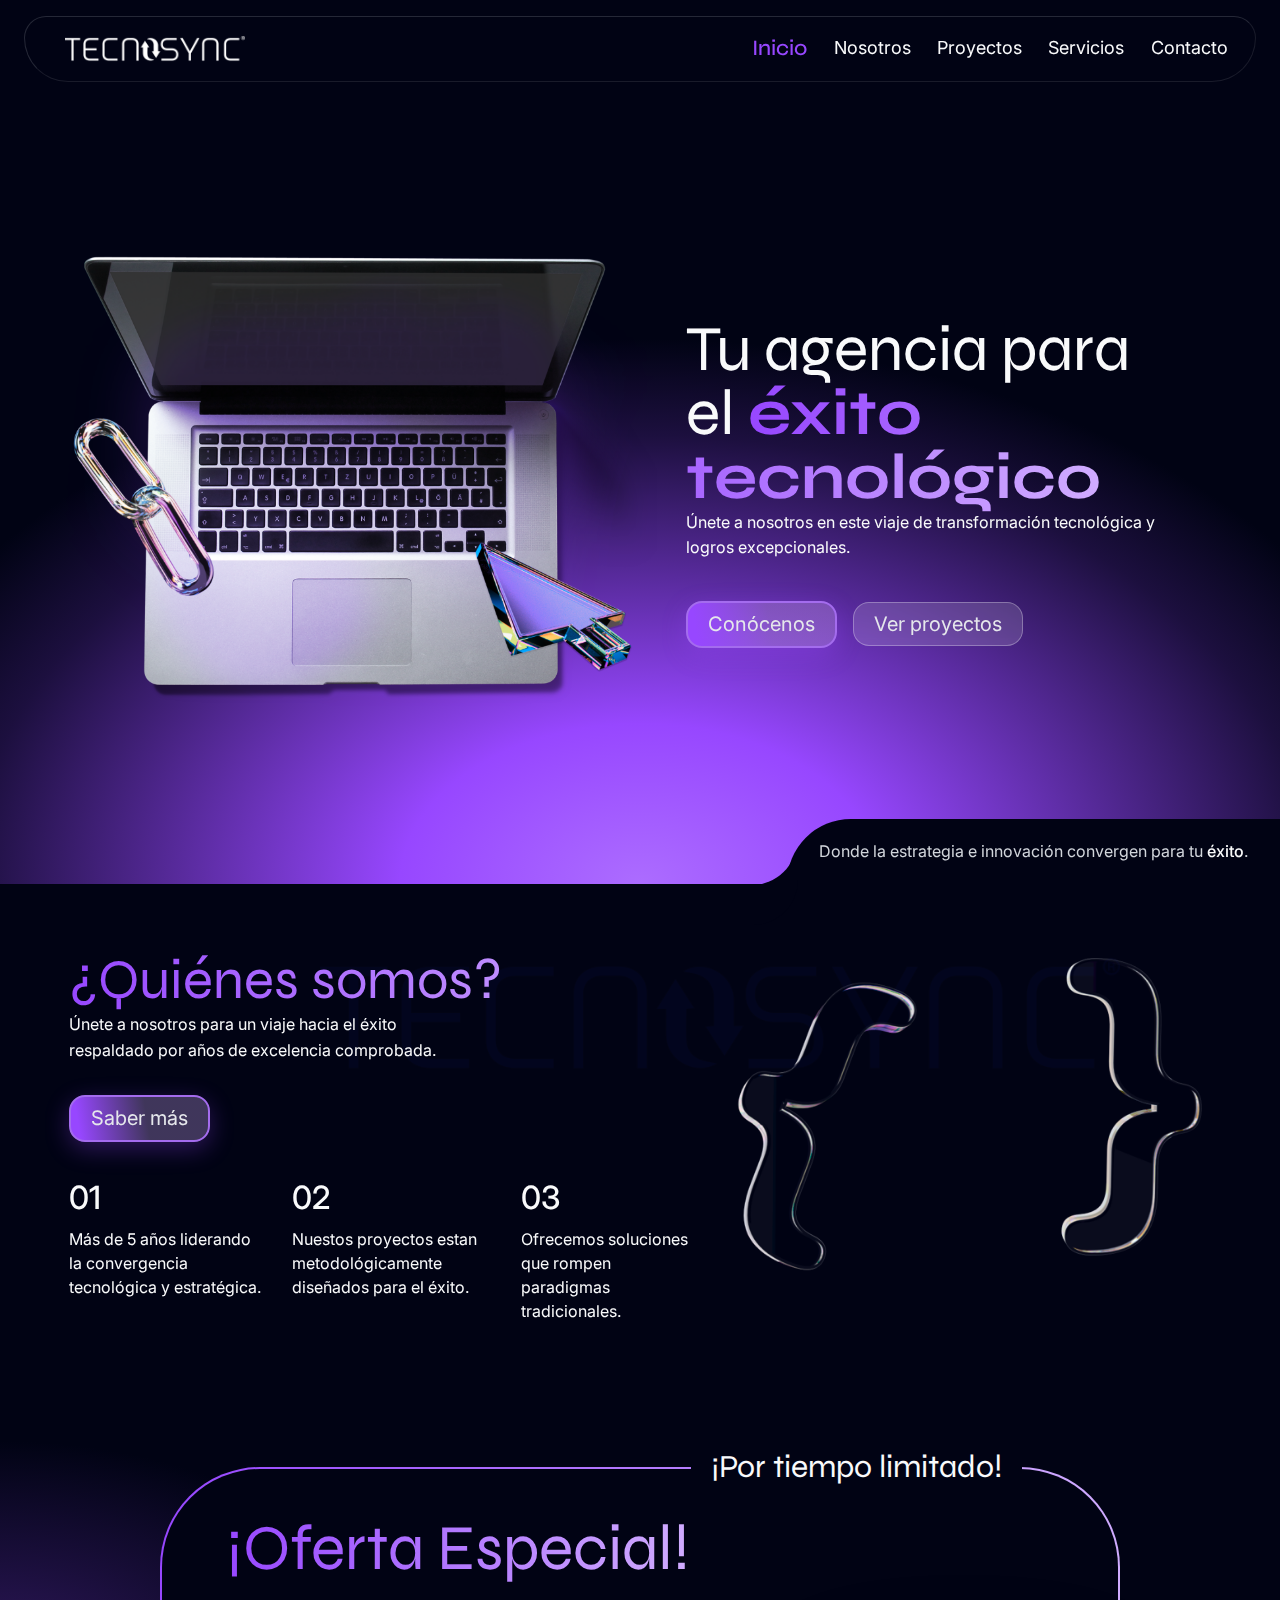
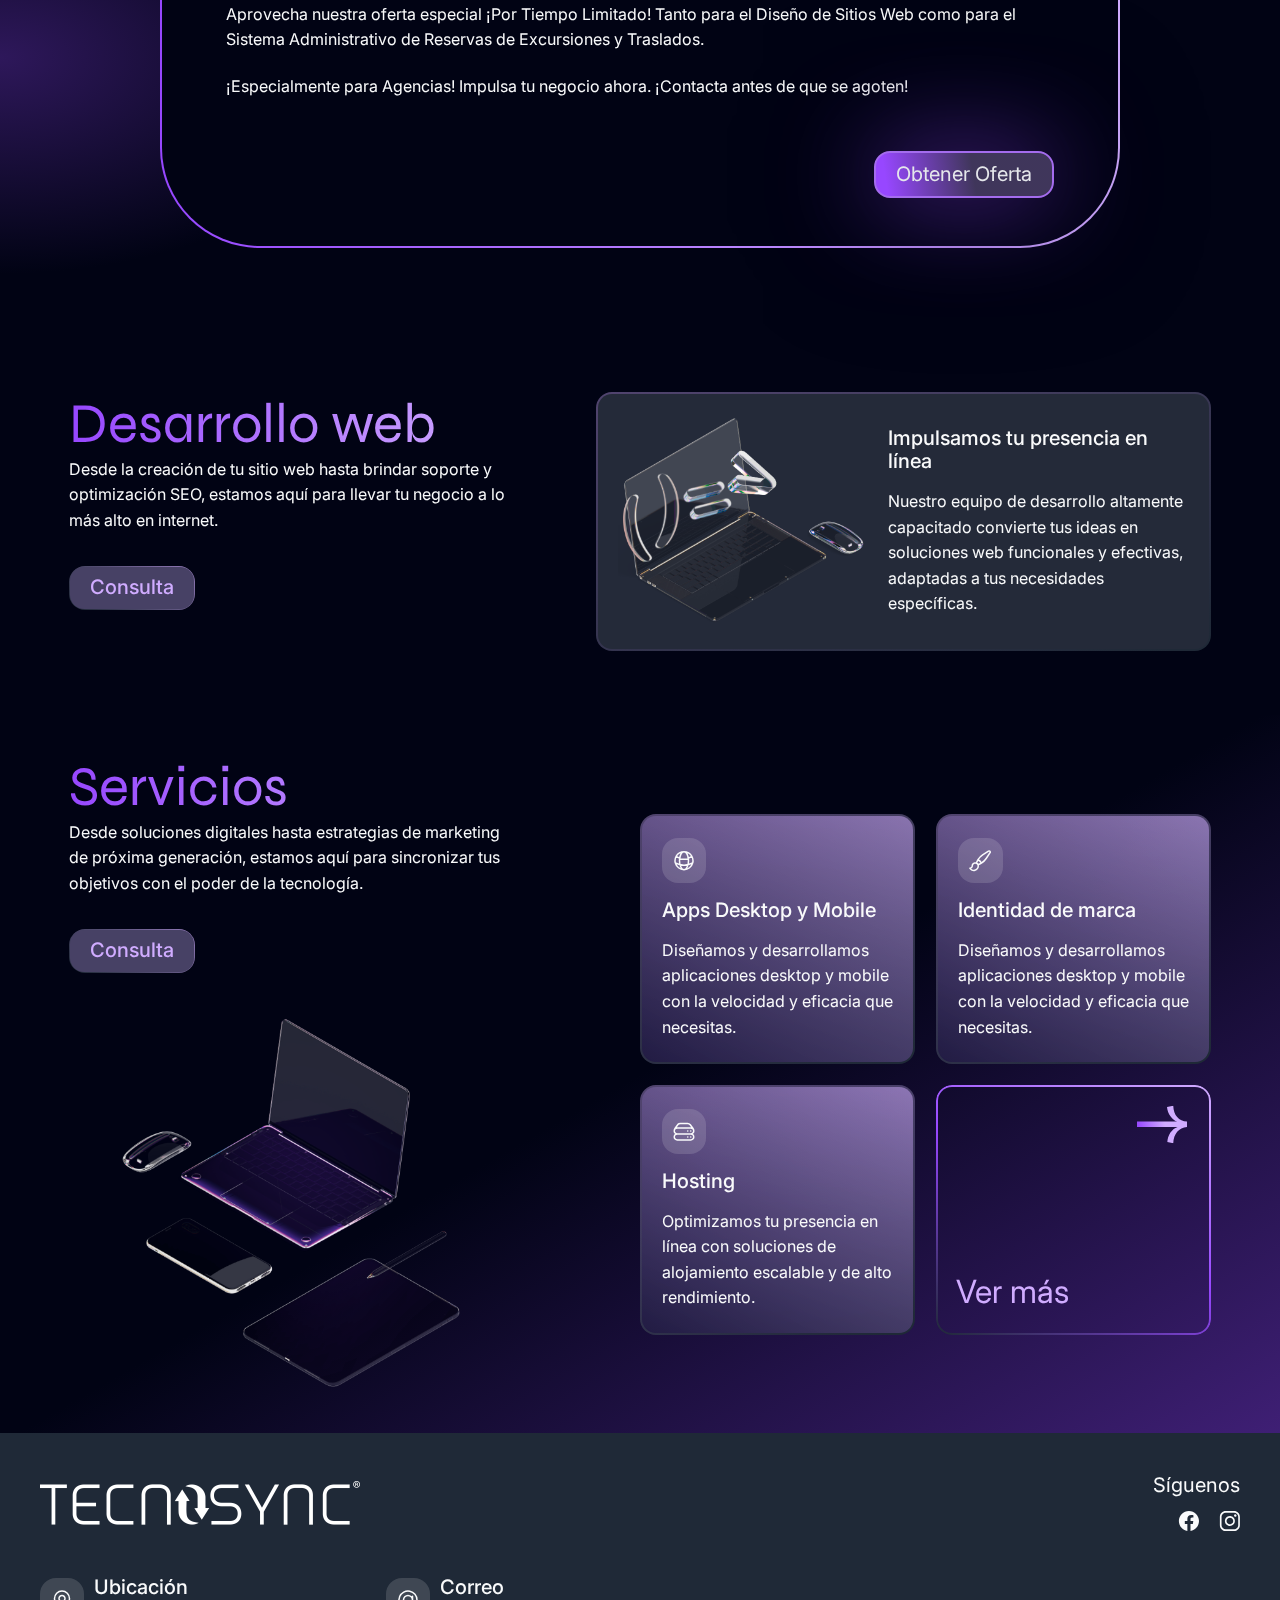
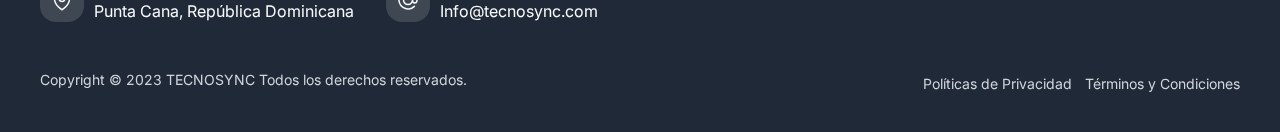
<file: index.html>
<!DOCTYPE html>
<html lang="en">
  <head>
    <meta charset="UTF-8" />
    <meta http-equiv="X-UA-Compatible" content="IE=edge" />
    <meta name="viewport" content="width=device-width, initial-scale=1.0" />

    <!-- styles -->
    <link rel="stylesheet" href="./styles/normalize.css" />
    <link rel="stylesheet" href="./styles/miniReset.css" />
    <link rel="stylesheet" href="./styles/globals.css" />
    <link rel="stylesheet" href="./styles/navbar.css" />
    <link rel="stylesheet" href="./styles/inicio.css" />
    <link rel="stylesheet" href="./styles/footer.css" />

    <!-- fonts -->
    <link rel="preconnect" href="https://fonts.googleapis.com" />
    <link rel="preconnect" href="https://fonts.gstatic.com" crossorigin />
    <link
      href="https://fonts.googleapis.com/css2?family=Inter:wght@400;500&family=Syne:wght@400;700&display=swap"
      rel="stylesheet" />

    <link rel="shortcut icon" href="./favicon.png" />
    <title>Tecnosync - agency</title>
  </head>
  <body class="layout">
    <section class="loader">
      <div class="pyramid-loader">
        <div class="wrapper">
          <span class="side side1"></span>
          <span class="side side2"></span>
          <span class="side side3"></span>
          <span class="side side4"></span>
          <span class="shadow"></span>
        </div>
      </div>

      <img
        src="./assets/images/logo.png"
        alt="logo Tecnosync"
        width="300"
        class="logo_loader" />
    </section>

    <header class="content_nav">
      <nav class="navbar">
        <a href="./index.html">
          <img
            class="logo_nav"
            src="./assets/images/logo.png"
            width="180"
            alt="Tecnosync logo" />
        </a>

        <div class="flex space_gap">
          <li class="container_element tablet_responsive_nav">
            <a class="menu_element" href="./contacto.html">Contacto</a>
          </li>

          <label class="container_mobile" for="open_nav">
            <input type="checkbox" class="check_mobile" id="open_nav" />
            <div class="checkmark">
              <span></span>
              <span></span>
              <span></span>
            </div>
          </label>
        </div>

        <ul class="items">
          <li class="container_element">
            <a class="menu_element current_path" href="./index.html">Inicio</a>
          </li>
          <li class="container_element">
            <a class="menu_element" href="./nosotros.html">Nosotros</a>
          </li>
          <li class="container_element">
            <a class="menu_element" href="./proyectos.html">Proyectos</a>
          </li>
          <li class="container_element">
            <a class="menu_element" href="./servicios.html">Servicios</a>
          </li>
          <li class="container_element">
            <a class="menu_element" href="./contacto.html">Contacto</a>
          </li>
        </ul>
      </nav>
    </header>

    <main>
      <section class="hero_landing">
        <picture class="hero_picture_container">
          <img
            sizes="(max-width: 2000px) 70vw,"
            srcset="
              ./assets/images/laptop-500-breakpoint.png  300w,
              ./assets/images/laptop-1200-breakpoint.png 600w,
              ./assets/images/laptop.png                 800w
            "
            src="./assets/images/laptop.png"
            class="hero_laptop_home"
            alt="laptop hero" />
        </picture>

        <div class="content_landing">
          <div class="texts_hero">
            <h1 class="title">
              Tu agencia para el
              <span class="bold_syne">éxito tecnológico</span>
            </h1>
            <p class="landing_text">
              Únete a nosotros en este viaje de transformación tecnológica y
              logros excepcionales.
            </p>
          </div>

          <div class="buttons_container">
            <a href="./nosotros.html">
              <button class="primary relative_position">
                Conócenos
                <span class="button_background"></span>
              </button>
            </a>
            <a href="./proyectos.html">
              <button class="secondary hidden_button_home">
                Ver proyectos
              </button>
            </a>
          </div>
        </div>

        <div class="liner">
          <p>
            Donde la estrategia e innovación convergen para tu
            <span>éxito</span>.
          </p>
        </div>
      </section>

      <section class="container_section relative_position who_section">
        <img
          src="./assets/images/logo_watermark.png"
          alt="logo watermark"
          width="800px"
          class="watermark_home" />

        <div class="container_set">
          <div class="container_set">
            <div class="texts">
              <h2 class="subtitle">¿Quiénes somos?</h2>
              <p class="container_hero_text">
                Únete a nosotros para un viaje hacia el éxito respaldado por
                años de excelencia comprobada.
              </p>
            </div>

            <button class="primary">Saber más</button>
          </div>

          <div class="container_counter">
            <div class="counter">
              <span class="number">01</span>
              <p>
                Más de 5 años liderando la convergencia tecnológica y
                estratégica.
              </p>
            </div>

            <div class="counter">
              <span class="number">02</span>
              <p>
                Nuestos proyectos estan metodológicamente diseñados para el
                éxito.
              </p>
            </div>

            <div class="counter">
              <span class="number">03</span>
              <p>Ofrecemos soluciones que rompen paradigmas tradicionales.</p>
            </div>
          </div>
        </div>

        <img
          src="./assets/images/code.png"
          alt="brackets, code symbol"
          width="480"
          class="brackets_image_home" />
      </section>

      <section class="container_offer">
        <article class="banner_offer">
          <div class="space_gap_column">
            <h1 class="title"><span> ¡Oferta Especial! </span></h1>
            <p>
              Aprovecha nuestra oferta especial ¡Por Tiempo Limitado! Tanto para
              el Diseño de Sitios Web como para el Sistema Administrativo de
              Reservas de Excursiones y Traslados.
            </p>
            <p>
              ¡Especialmente para Agencias! Impulsa tu negocio ahora. ¡Contacta
              antes de que se agoten!
            </p>
          </div>

          <button class="primary flex_self_end">Obtener Oferta</button>
        </article>
      </section>

      <section class="container_section" style="justify-content: space-between">
        <div class="container_set">
          <div class="max_text">
            <h2 class="subtitle">Desarrollo web</h2>
            <p>
              Desde la creación de tu sitio web hasta brindar soporte y
              optimización SEO, estamos aquí para llevar tu negocio a lo más
              alto en internet.
            </p>
          </div>

          <button class="default">
            <span>Consulta</span>
          </button>
        </div>

        <article class="card_transparent_style home_card_style">
          <img
            src="./assets/images/laptop_proyectos.png"
            alt="laptop"
            width="240"
            style="width: 100%; max-width: 250px" />

          <div class="container_set_texts">
            <h4>Impulsamos tu presencia en línea</h4>
            <p>
              Nuestro equipo de desarrollo altamente capacitado convierte tus
              ideas en soluciones web funcionales y efectivas, adaptadas a tus
              necesidades específicas.
            </p>
          </div>
        </article>
      </section>

      <section
        class="container_section services_aux"
        style="justify-content: space-between">
        <div class="container_set responsive_service_content_aux">
          <div class="container_set">
            <div>
              <h2 class="subtitle">Servicios</h2>
              <p class="max_text">
                Desde soluciones digitales hasta estrategias de marketing de
                próxima generación, estamos aquí para sincronizar tus objetivos
                con el poder de la tecnología.
              </p>
            </div>

            <button class="default">
              <span>Consulta</span>
            </button>
          </div>

          <img
            src="./assets/images/servicios.png"
            alt="laptop"
            width="340"
            style="width: 100%; max-width: 350px; align-self: center" />
        </div>

        <div class="container_cards_services_home">
          <article class="card_gradient_style card_gradient_square">
            <div class="container_set_texts">
              <div class="icon">
                <img src="./assets/icons/globe_alt.svg" alt="globe" />
              </div>
              <h4>Apps Desktop y Mobile</h4>
              <p>
                Diseñamos y desarrollamos aplicaciones desktop y mobile con la
                velocidad y eficacia que necesitas.
              </p>
            </div>
          </article>

          <article class="card_gradient_style card_gradient_square">
            <div class="container_set_texts">
              <div class="icon">
                <img src="./assets/icons/paint_brush.svg" alt="paint brush" />
              </div>
              <h4>Identidad de marca</h4>
              <p>
                Diseñamos y desarrollamos aplicaciones desktop y mobile con la
                velocidad y eficacia que necesitas.
              </p>
            </div>
          </article>

          <article class="card_gradient_style card_gradient_square">
            <div class="container_set_texts">
              <div class="icon">
                <img src="./assets/icons/server_stack.svg" alt="hosting" />
              </div>
              <h4>Hosting</h4>
              <p>
                Optimizamos tu presencia en línea con soluciones de alojamiento
                escalable y de alto rendimiento.
              </p>
            </div>
          </article>

          <a href="./proyectos.html" class="more_card">
            <div>
              <img src="./assets/icons/arrow.svg" alt="arrow" width="50" />
            </div>
            <span>Ver más</span>
          </a>
        </div>
      </section>
    </main>

    <footer>
      <section class="container_footer">
        <div class="logo_socials_container">
          <img
            src="./assets/images/logo_footer.png"
            alt="logo Tecnosync"
            width="310" />

          <div class="socials">
            <p>Síguenos</p>
            <div class="icons_footer">
              <a
                href="https://www.facebook.com/profile.php?id=61551389637626&mibextid=ZbWKwL"
                target="_blank">
                <img src="./assets/icons/facebook.svg" alt="facebook" />
              </a>
              <a href="https://www.instagram.com/tecno.sync/" target="_blank">
                <img src="./assets/icons/IG.svg" alt="instagram" />
              </a>
            </div>
          </div>
        </div>

        <div class="flex_footer_container_cards">
          <div class="card_footer_info">
            <div class="icon">
              <img src="./assets/icons/map_pin.svg" alt="Ubicación" />
            </div>
            <address class="text">
              <span class="title_card_footer">Ubicación</span>
              <p>Punta Cana, República Dominicana</p>
            </address>
          </div>

          <div class="card_footer_info">
            <div class="icon">
              <img src="./assets/icons/at-symbol.svg" alt="correo" />
            </div>
            <address class="text">
              <span class="title_card_footer">Correo</span>
              <p>Info@tecnosync.com</p>
            </address>
          </div>
        </div>

        <div class="terms_footer">
          <p>Copyright © 2023 TECNOSYNC Todos los derechos reservados.</p>
          <div class="links_terms_footer">
            <a href="./politicas-de-privacidad.html" target="_blank"
              >Políticas de Privacidad</a
            >
            <a href="./terminos-y-condiciones.html" target="_blank"
              >Términos y Condiciones</a
            >
          </div>
        </div>
      </section>
    </footer>

    <script src="./scripts/nav.js"></script>
    <script src="./scripts/load.js"></script>
  </body>
</html>
</file>
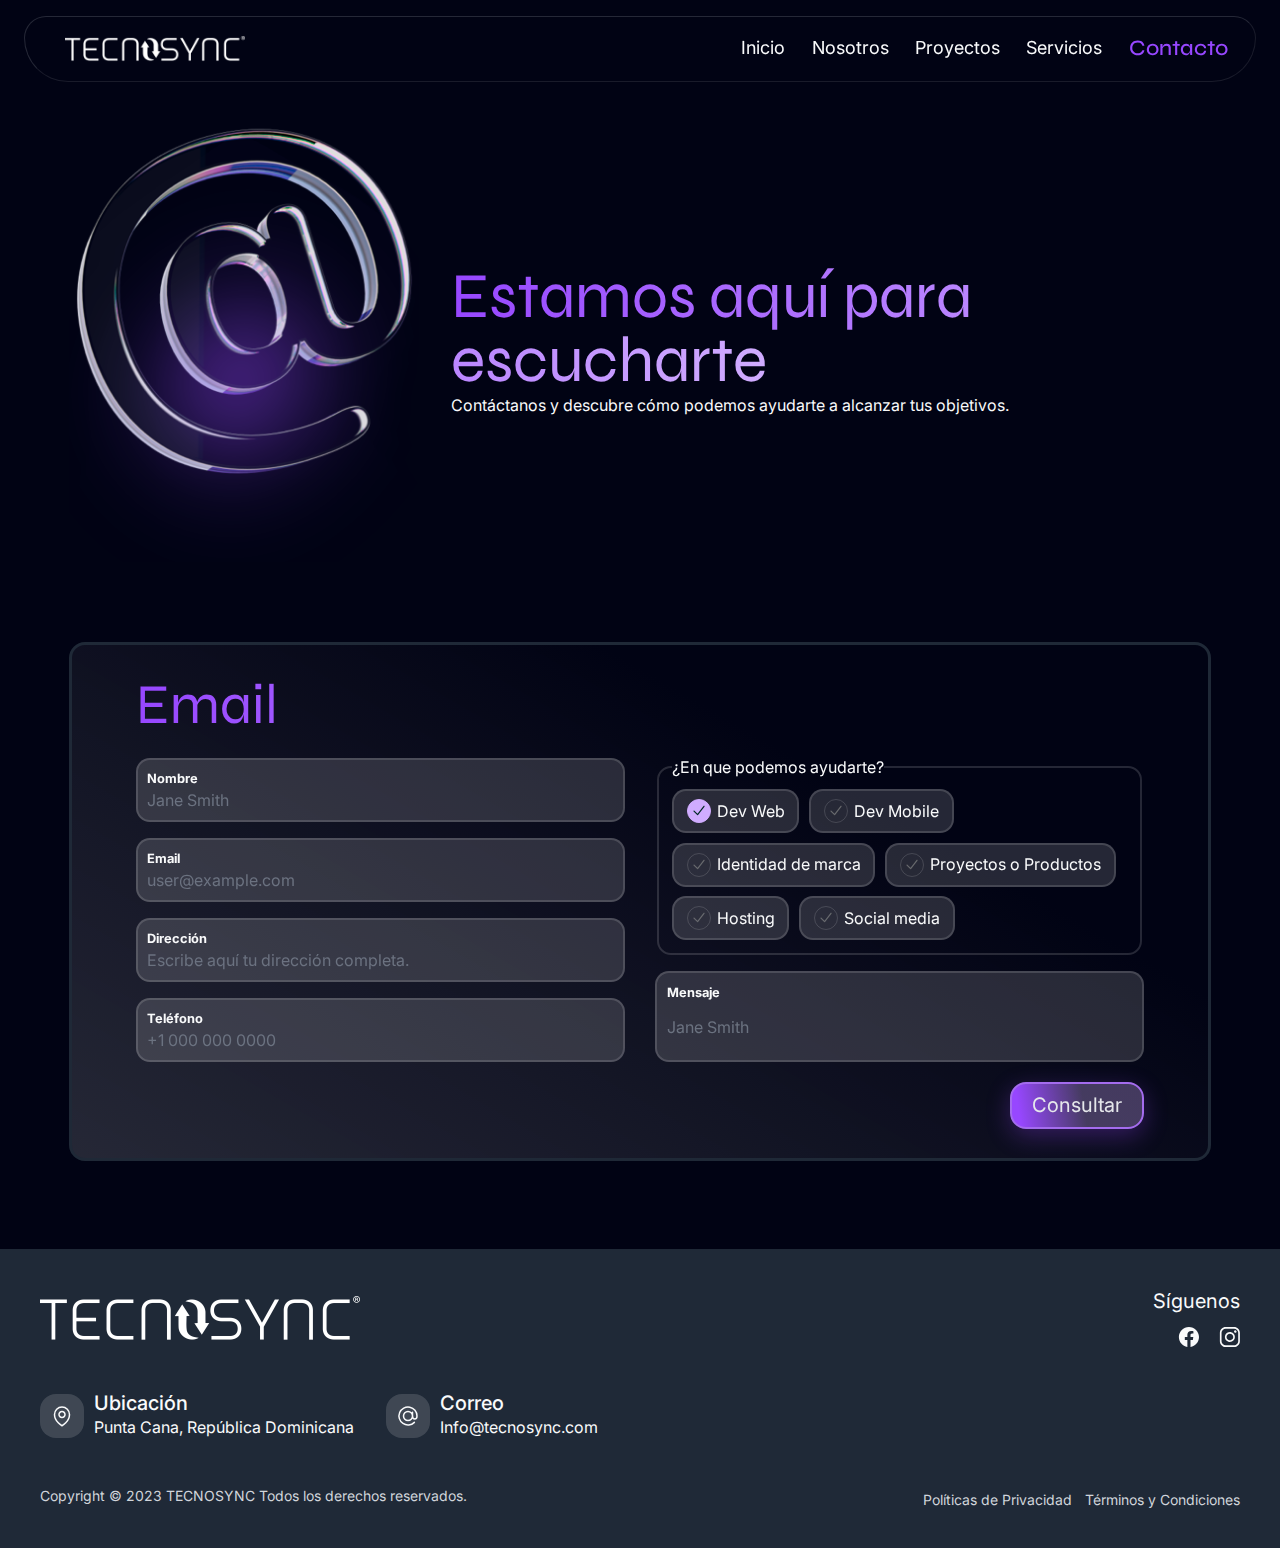
<file: contacto.html>
<!DOCTYPE html>
<html lang="en">
  <head>
    <meta charset="UTF-8" />
    <meta http-equiv="X-UA-Compatible" content="IE=edge" />
    <meta name="viewport" content="width=device-width, initial-scale=1.0" />

    <!-- styles -->
    <link rel="stylesheet" href="./styles/normalize.css" />
    <link rel="stylesheet" href="./styles/miniReset.css" />
    <link rel="stylesheet" href="./styles/globals.css" />
    <link rel="stylesheet" href="./styles/navbar.css" />
    <link rel="stylesheet" href="./styles/contacto.css" />
    <link rel="stylesheet" href="./styles/footer.css" />

    <!-- fonts -->
    <link rel="preconnect" href="https://fonts.googleapis.com" />
    <link rel="preconnect" href="https://fonts.gstatic.com" crossorigin />
    <link
      href="https://fonts.googleapis.com/css2?family=Inter:wght@400;500&family=Syne:wght@400;700&display=swap"
      rel="stylesheet" />

    <link rel="shortcut icon" href="./favicon.png" />
    <title>Nosotros</title>
  </head>
  <body class="layout">
    <section class="loader">
      <div class="pyramid-loader">
        <div class="wrapper">
          <span class="side side1"></span>
          <span class="side side2"></span>
          <span class="side side3"></span>
          <span class="side side4"></span>
          <span class="shadow"></span>
        </div>
      </div>

      <img
        src="./assets/images/logo.png"
        alt="logo Tecnosync"
        width="300"
        class="logo_loader" />
    </section>

    <header class="content_nav">
      <nav class="navbar">
        <a href="./index.html">
          <img
            class="logo_nav"
            src="./assets/images/logo.png"
            width="180"
            alt="Tecnosync logo" />
        </a>

        <div class="flex space_gap">
          <li class="container_element tablet_responsive_nav">
            <a class="menu_element current_path" href="./contacto.html"
              >Contacto</a
            >
          </li>

          <label class="container_mobile" for="open_nav">
            <input type="checkbox" class="check_mobile" id="open_nav" />
            <div class="checkmark">
              <span></span>
              <span></span>
              <span></span>
            </div>
          </label>
        </div>

        <ul class="items">
          <li class="container_element">
            <a class="menu_element" href="./index.html">Inicio</a>
          </li>
          <li class="container_element">
            <a class="menu_element" href="./nosotros.html">Nosotros</a>
          </li>
          <li class="container_element">
            <a class="menu_element" href="./proyectos.html">Proyectos</a>
          </li>
          <li class="container_element">
            <a class="menu_element" href="./servicios.html">Servicios</a>
          </li>
          <li class="container_element">
            <a class="menu_element current_path" href="./contacto.html"
              >Contacto</a
            >
          </li>
        </ul>
      </nav>
    </header>

    <main>
      <section class="container_section" style="align-items: center">
        <img
          src="./assets/images/arroba.png"
          alt="contacto"
          width="350"
          style="width: 100%; max-width: 350px" />
        <div>
          <h1 class="title">
            <span>Estamos aquí para escucharte</span>
          </h1>
          <p>
            Contáctanos y descubre cómo podemos ayudarte a alcanzar tus
            objetivos.
          </p>
        </div>
      </section>

      <section class="container_section">
        <section class="container_contact">
          <h2 class="subtitle">Email</h2>
          <div class="inputs_container_contact">
            <div class="column_inputs">
              <label for="name" class="input_container">
                Nombre
                <input
                  type="text"
                  name="name"
                  id="name"
                  placeholder="Jane Smith" />
              </label>

              <label for="email" class="input_container">
                Email
                <input
                  type="email"
                  name="email"
                  id="email"
                  placeholder="user@example.com" />
              </label>

              <label for="direccion" class="input_container">
                Dirección
                <input
                  type="text"
                  name="direccion"
                  id="direccion"
                  placeholder="Escribe aquí tu dirección completa." />
              </label>

              <label for="tel" class="input_container">
                Teléfono
                <input
                  type="tel"
                  name="tel"
                  id="tel"
                  placeholder="+1 000 000 0000"
                  pattern="[0-9]+" />
              </label>
            </div>

            <div class="column_inputs">
              <fieldset class="container_select">
                <legend>¿En que podemos ayudarte?</legend>

                <article class="container_inputs_options">
                  <label class="input_option">
                    <input
                      type="radio"
                      name="asunto"
                      value="dev-web"
                      checked
                      class="check_input" />
                    Dev Web
                  </label>

                  <label class="input_option">
                    <input
                      type="radio"
                      name="asunto"
                      value="dev-mobile"
                      class="check_input" />
                    Dev Mobile
                  </label>

                  <label class="input_option">
                    <input
                      type="radio"
                      name="asunto"
                      value="identidad-de-marca"
                      class="check_input" />
                    Identidad de marca
                  </label>

                  <label class="input_option">
                    <input
                      type="radio"
                      name="asunto"
                      value="proyectos-o-productos"
                      class="check_input" />
                    Proyectos o Productos
                  </label>

                  <label class="input_option">
                    <input
                      type="radio"
                      name="asunto"
                      value="hosting"
                      class="check_input" />
                    Hosting
                  </label>

                  <label class="input_option">
                    <input
                      type="radio"
                      name="asunto"
                      value="social-media"
                      class="check_input" />
                    Social media
                  </label>
                </article>
              </fieldset>

              <label for="mensaje" class="input_container">
                Mensaje
                <input
                  type="text"
                  name="mensaje"
                  id="mensaje"
                  placeholder="Jane Smith"
                  style="height: 3rem" />
              </label>
            </div>
          </div>
          <button class="primary" style="align-self: flex-end">
            Consultar
          </button>
        </section>
      </section>
    </main>

    <footer>
      <section class="container_footer">
        <div class="logo_socials_container">
          <img
            src="./assets/images/logo_footer.png"
            alt="logo Tecnosync"
            width="310" />

          <div class="socials">
            <p>Síguenos</p>
            <div class="icons_footer">
              <a
                href="https://www.facebook.com/profile.php?id=61551389637626&mibextid=ZbWKwL"
                target="_blank">
                <img src="./assets/icons/facebook.svg" alt="facebook" />
              </a>
              <a href="https://www.instagram.com/tecno.sync/" target="_blank">
                <img src="./assets/icons/IG.svg" alt="instagram" />
              </a>
            </div>
          </div>
        </div>

        <div class="flex_footer_container_cards">
          <div class="card_footer_info">
            <div class="icon">
              <img src="./assets/icons/map_pin.svg" alt="Ubicación" />
            </div>
            <address class="text">
              <span class="title_card_footer">Ubicación</span>
              <p>Punta Cana, República Dominicana</p>
            </address>
          </div>

          <div class="card_footer_info">
            <div class="icon">
              <img src="./assets/icons/at-symbol.svg" alt="correo" />
            </div>
            <address class="text">
              <span class="title_card_footer">Correo</span>
              <p>Info@tecnosync.com</p>
            </address>
          </div>
        </div>

        <div class="terms_footer">
          <p>Copyright © 2023 TECNOSYNC Todos los derechos reservados.</p>
          <div class="links_terms_footer">
            <a href="./politicas-de-privacidad.html" target="_blank"
              >Políticas de Privacidad</a
            >
            <a href="./terminos-y-condiciones.html" target="_blank"
              >Términos y Condiciones</a
            >
          </div>
        </div>
      </section>
    </footer>

    <script src="./scripts/nav.js"></script>
    <script src="./scripts/load.js"></script>
  </body>
</html>
</file>
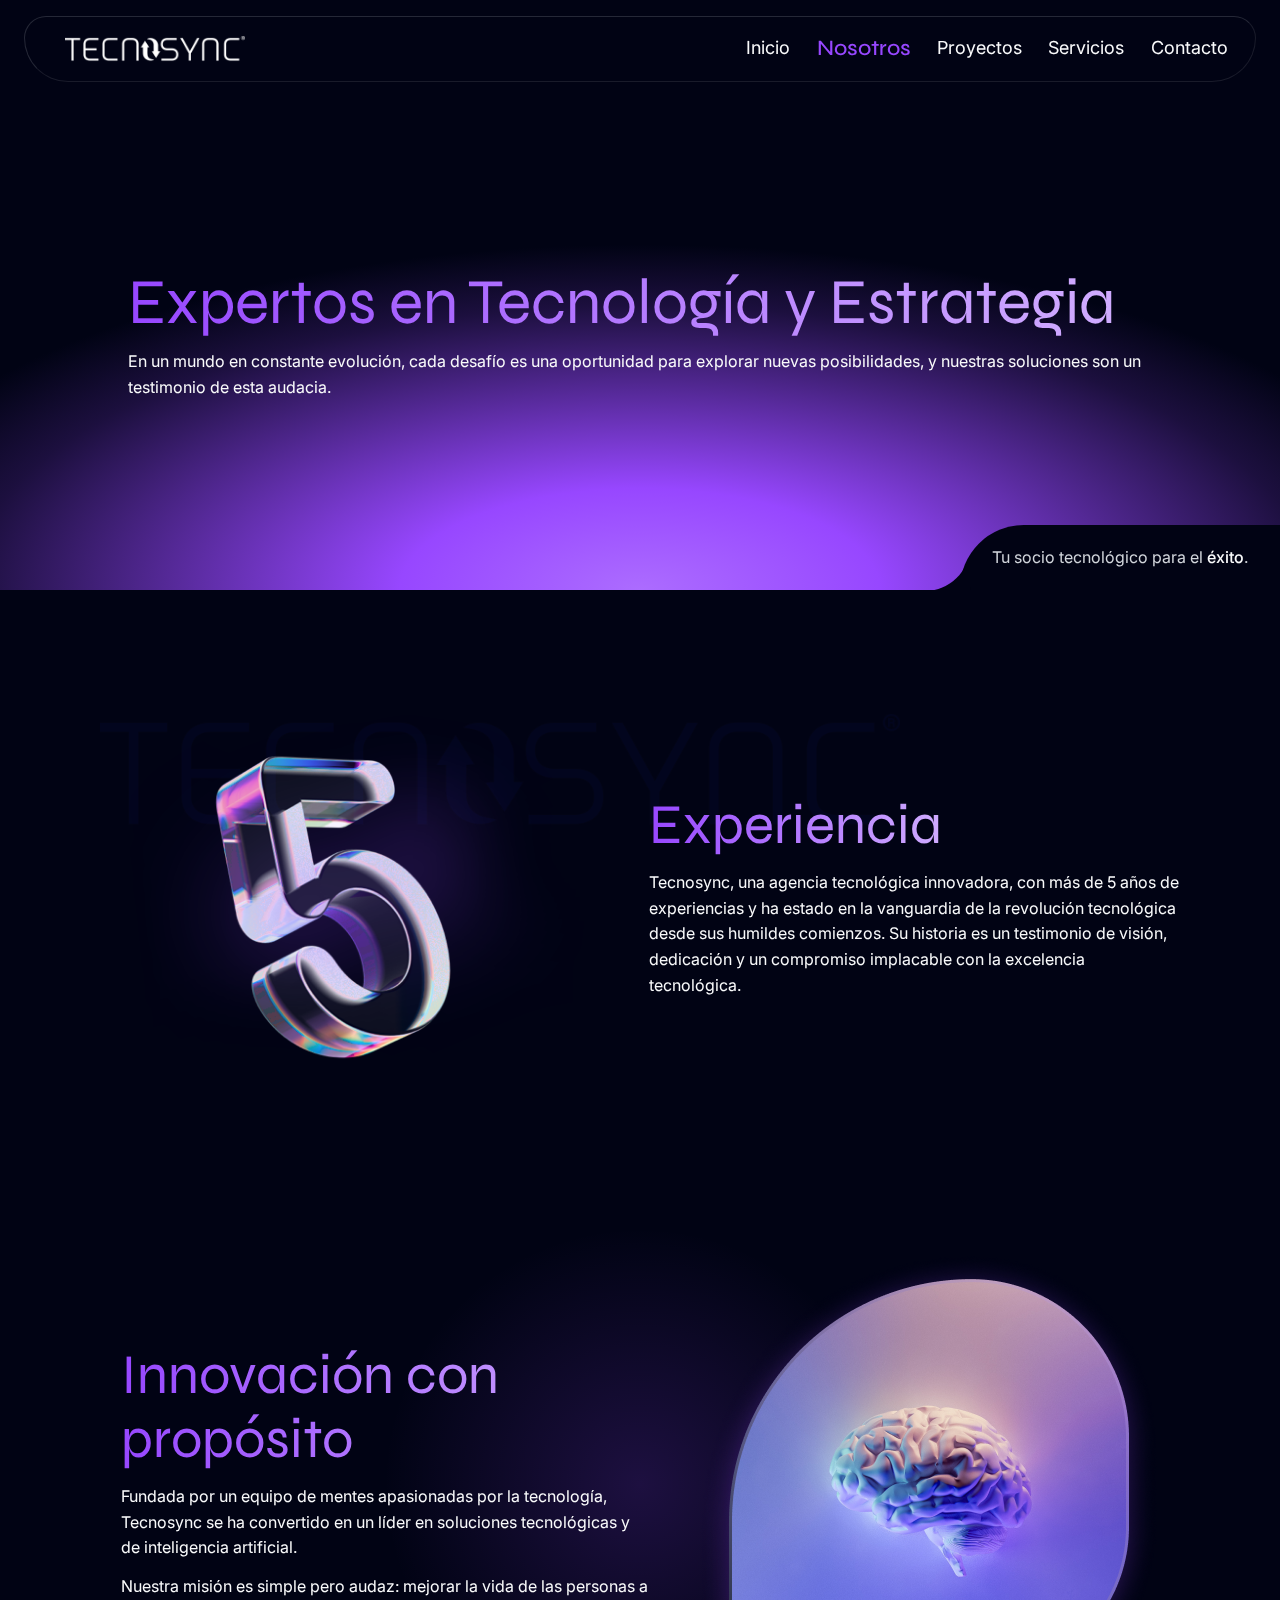
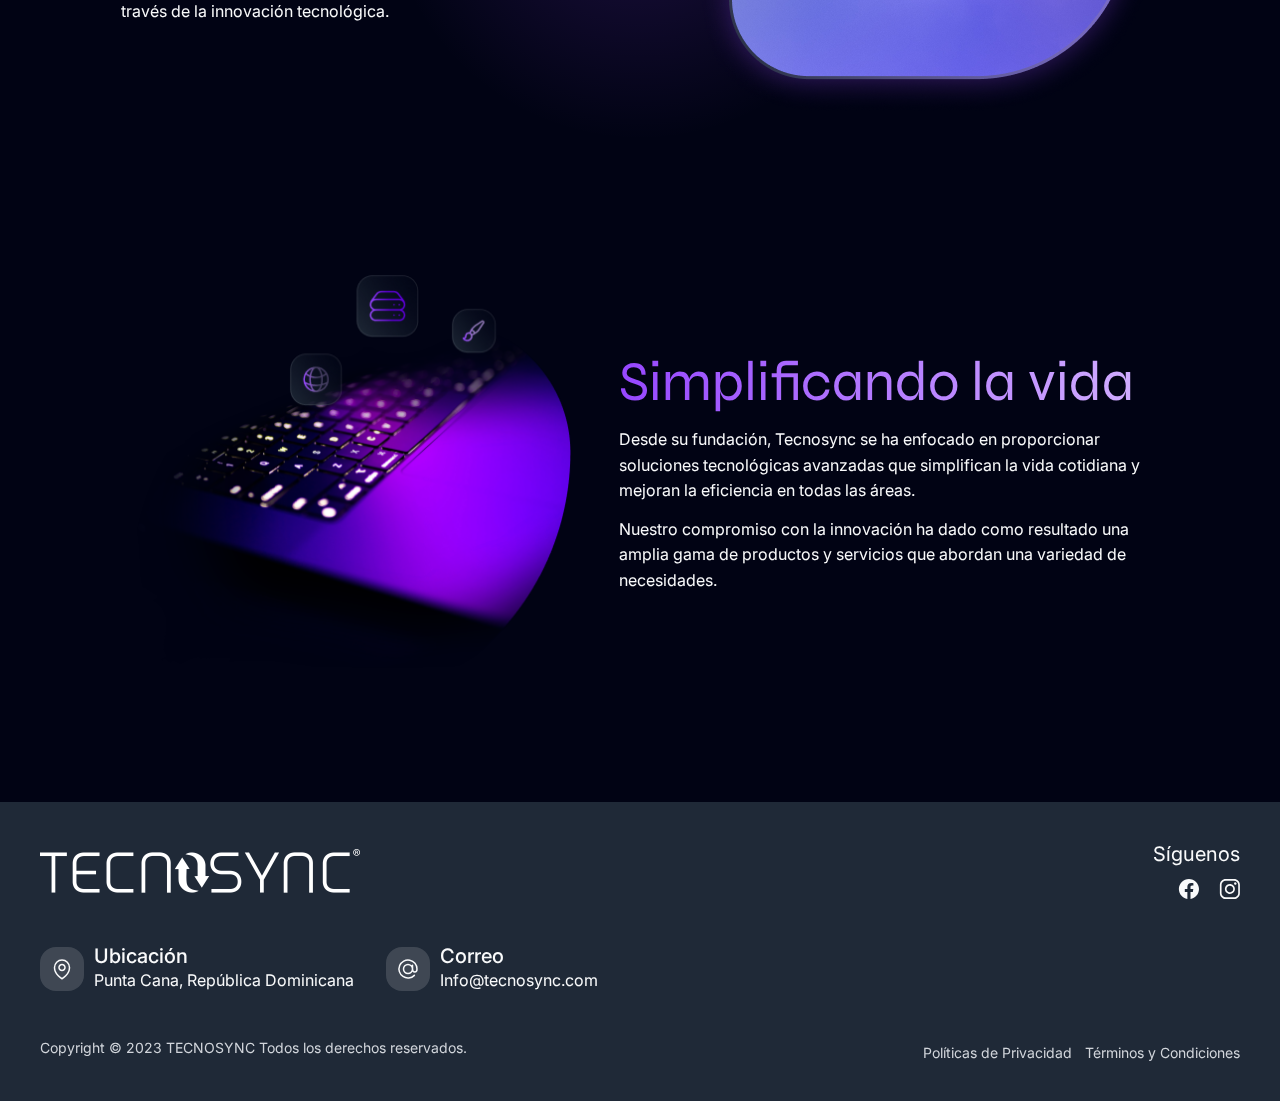
<file: nosotros.html>
<!DOCTYPE html>
<html lang="en">
  <head>
    <meta charset="UTF-8" />
    <meta http-equiv="X-UA-Compatible" content="IE=edge" />
    <meta name="viewport" content="width=device-width, initial-scale=1.0" />

    <!-- styles -->
    <link rel="stylesheet" href="./styles/normalize.css" />
    <link rel="stylesheet" href="./styles/miniReset.css" />
    <link rel="stylesheet" href="./styles/globals.css" />
    <link rel="stylesheet" href="./styles/navbar.css" />
    <link rel="stylesheet" href="./styles/nosotros.css" />
    <link rel="stylesheet" href="./styles/footer.css" />

    <!-- fonts -->
    <link rel="preconnect" href="https://fonts.googleapis.com" />
    <link rel="preconnect" href="https://fonts.gstatic.com" crossorigin />
    <link
      href="https://fonts.googleapis.com/css2?family=Inter:wght@400;500&family=Syne:wght@400;700&display=swap"
      rel="stylesheet" />

    <link rel="shortcut icon" href="./favicon.png" />
    <title>Nosotros</title>
  </head>
  <body class="layout">
    <section class="loader">
      <div class="pyramid-loader">
        <div class="wrapper">
          <span class="side side1"></span>
          <span class="side side2"></span>
          <span class="side side3"></span>
          <span class="side side4"></span>
          <span class="shadow"></span>
        </div>
      </div>

      <img
        src="./assets/images/logo.png"
        alt="logo Tecnosync"
        width="300"
        class="logo_loader" />
    </section>

    <header class="content_nav">
      <nav class="navbar">
        <a href="./index.html">
          <img
            class="logo_nav"
            src="./assets/images/logo.png"
            width="180"
            alt="Tecnosync logo" />
        </a>

        <div class="flex space_gap">
          <li class="container_element tablet_responsive_nav">
            <a class="menu_element" href="./contacto.html">Contacto</a>
          </li>

          <label class="container_mobile" for="open_nav">
            <input type="checkbox" class="check_mobile" id="open_nav" />
            <div class="checkmark">
              <span></span>
              <span></span>
              <span></span>
            </div>
          </label>
        </div>

        <ul class="items">
          <li class="container_element">
            <a class="menu_element" href="./index.html">Inicio</a>
          </li>
          <li class="container_element">
            <a class="menu_element current_path" href="./nosotros.html"
              >Nosotros</a
            >
          </li>
          <li class="container_element">
            <a class="menu_element" href="./proyectos.html">Proyectos</a>
          </li>
          <li class="container_element">
            <a class="menu_element" href="./servicios.html">Servicios</a>
          </li>
          <li class="container_element">
            <a class="menu_element" href="./contacto.html">Contacto</a>
          </li>
        </ul>
      </nav>
    </header>

    <main>
      <section class="container_hero">
        <div class="text_hero_container">
          <h1 class="title">
            <span>Expertos en Tecnología y Estrategia</span>
          </h1>
          <p>
            En un mundo en constante evolución, cada desafío es una oportunidad
            para explorar nuevas posibilidades, y nuestras soluciones son un
            testimonio de esta audacia.
          </p>
        </div>
        <div class="liner liner_pages">
          <p>
            Tu socio tecnológico para el
            <span>éxito</span>.
          </p>
        </div>
      </section>

      <section class="container_us">
        <img
          src="./assets/images/logo_watermark.png"
          alt="watermark TECNOSYNC"
          width="800"
          class="watermark_us" />
        <img
          src="./assets/images/5.png"
          alt="5 años de experiencia"
          width="500"
          style="width: 100%; max-width: 500px" />
        <div class="text_us">
          <h2 class="subtitle">Experiencia</h2>
          <p>
            Tecnosync, una agencia tecnológica innovadora, con más de 5 años de
            experiencias y ha estado en la vanguardia de la revolución
            tecnológica desde sus humildes comienzos. Su historia es un
            testimonio de visión, dedicación y un compromiso implacable con la
            excelencia tecnológica.
          </p>
        </div>
      </section>

      <section class="container_us reverse gradient_section">
        <div class="text_us">
          <h2 class="subtitle">Innovación con propósito</h2>
          <p>
            Fundada por un equipo de mentes apasionadas por la tecnología,
            Tecnosync se ha convertido en un líder en soluciones tecnológicas y
            de inteligencia artificial.
          </p>
          <p>
            Nuestra misión es simple pero audaz: mejorar la vida de las personas
            a través de la innovación tecnológica.
          </p>
        </div>

        <img
          src="./assets/images/brain.png"
          alt="inteligencia y profesionalidad"
          width="400"
          style="width: 100%; max-width: 460px" />
      </section>

      <section class="container_us">
        <img
          src="./assets/images/purple_laptop_us.png"
          alt="laptop de color morado"
          width="400"
          style="width: 100%; max-width: 440px" />
        <div class="text_us">
          <h2 class="subtitle">Simplificando la vida</h2>
          <p>
            Desde su fundación, Tecnosync se ha enfocado en proporcionar
            soluciones tecnológicas avanzadas que simplifican la vida cotidiana
            y mejoran la eficiencia en todas las áreas.
          </p>
          <p>
            Nuestro compromiso con la innovación ha dado como resultado una
            amplia gama de productos y servicios que abordan una variedad de
            necesidades.
          </p>
        </div>
      </section>
    </main>

    <footer>
      <section class="container_footer">
        <div class="logo_socials_container">
          <img
            src="./assets/images/logo_footer.png"
            alt="logo Tecnosync"
            width="310" />

          <div class="socials">
            <p>Síguenos</p>
            <div class="icons_footer">
              <a
                href="https://www.facebook.com/profile.php?id=61551389637626&mibextid=ZbWKwL"
                target="_blank">
                <img src="./assets/icons/facebook.svg" alt="facebook" />
              </a>
              <a href="https://www.instagram.com/tecno.sync/" target="_blank">
                <img src="./assets/icons/IG.svg" alt="instagram" />
              </a>
            </div>
          </div>
        </div>

        <div class="flex_footer_container_cards">
          <div class="card_footer_info">
            <div class="icon">
              <img src="./assets/icons/map_pin.svg" alt="Ubicación" />
            </div>
            <address class="text">
              <span class="title_card_footer">Ubicación</span>
              <p>Punta Cana, República Dominicana</p>
            </address>
          </div>

          <div class="card_footer_info">
            <div class="icon">
              <img src="./assets/icons/at-symbol.svg" alt="correo" />
            </div>
            <address class="text">
              <span class="title_card_footer">Correo</span>
              <p>Info@tecnosync.com</p>
            </address>
          </div>
        </div>

        <div class="terms_footer">
          <p>Copyright © 2023 TECNOSYNC Todos los derechos reservados.</p>
          <div class="links_terms_footer">
            <a href="./politicas-de-privacidad.html" target="_blank"
              >Políticas de Privacidad</a
            >
            <a href="./terminos-y-condiciones.html" target="_blank"
              >Términos y Condiciones</a
            >
          </div>
        </div>
      </section>
    </footer>

    <script src="./scripts/nav.js"></script>
    <script src="./scripts/load.js"></script>
  </body>
</html>
</file>
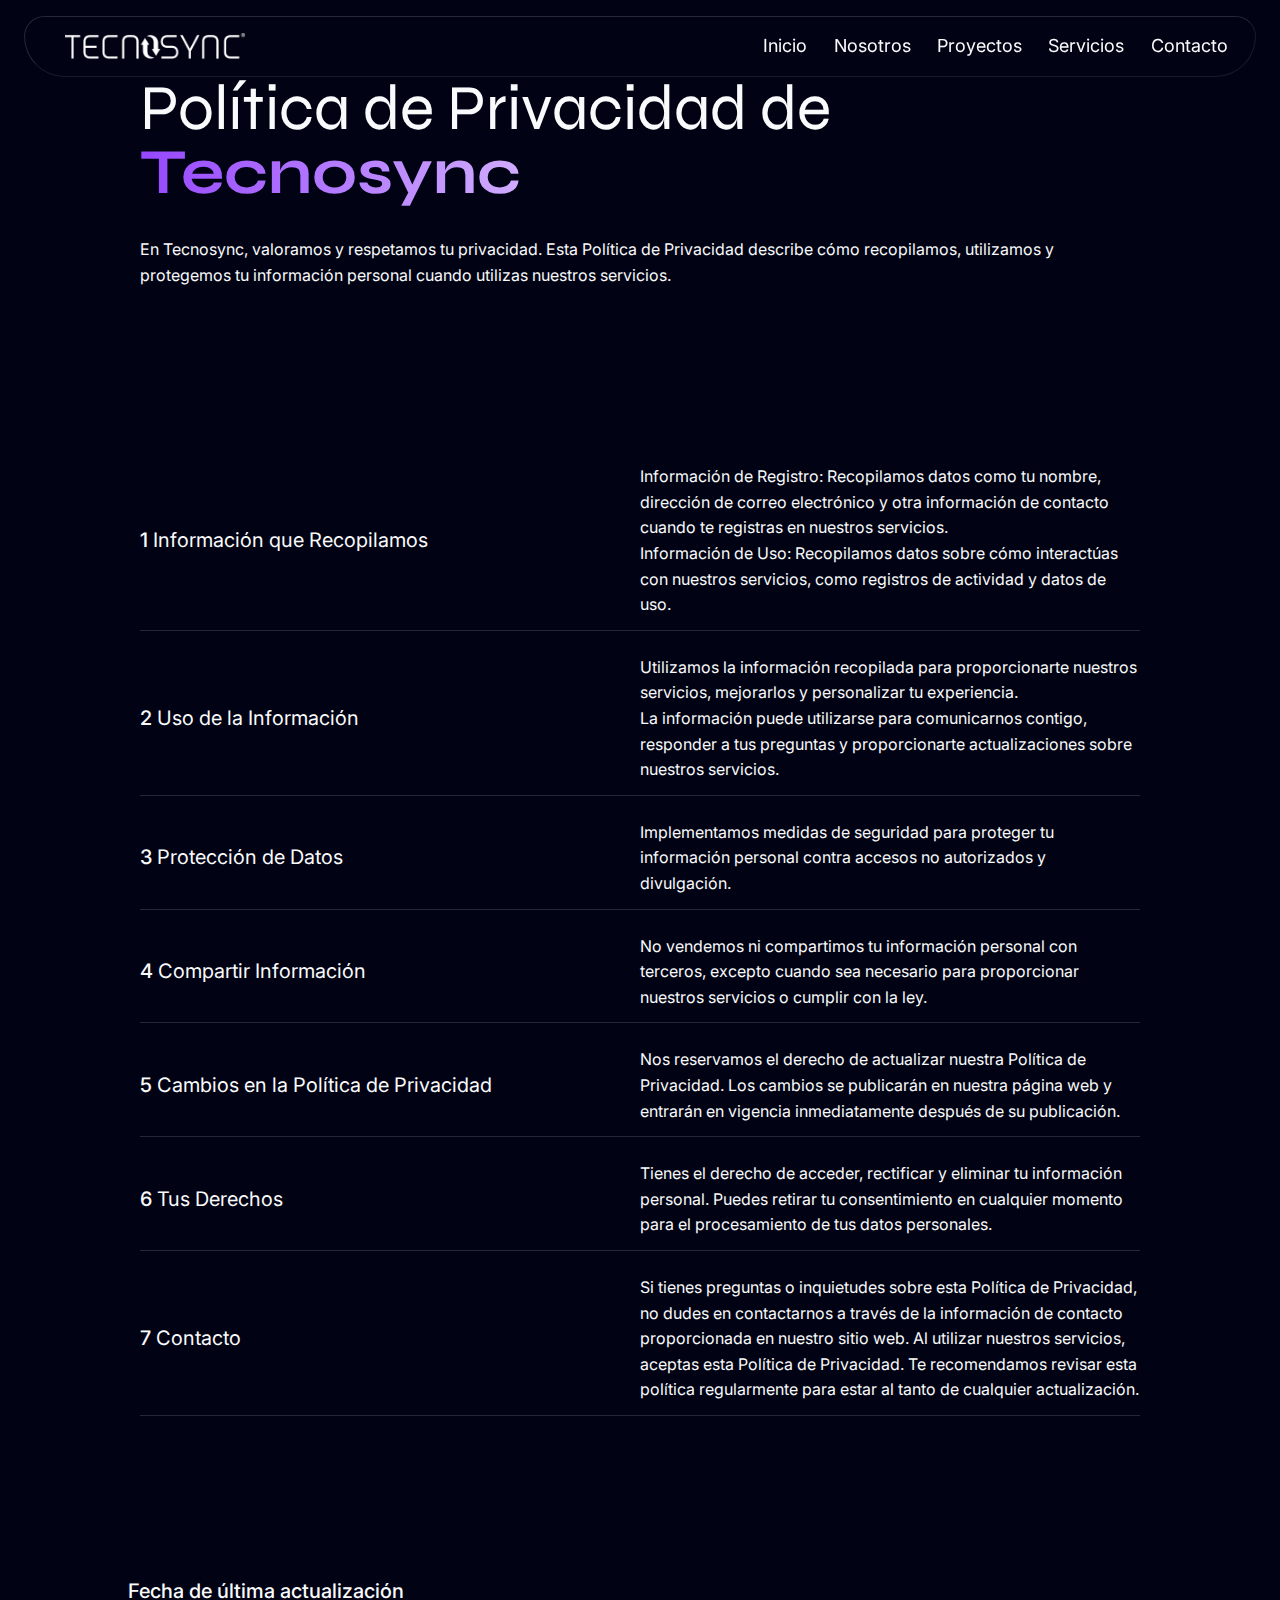
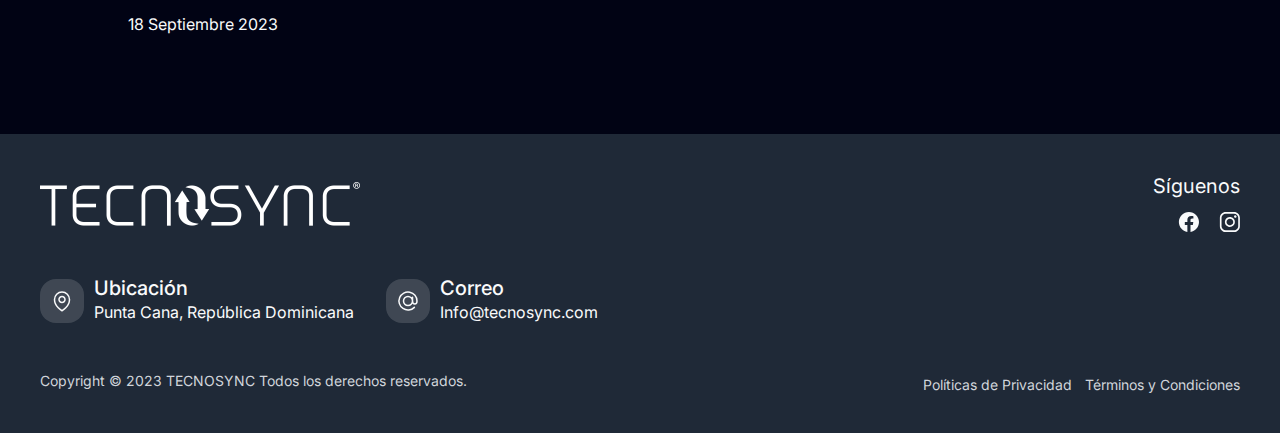
<file: politicas-de-privacidad.html>
<!DOCTYPE html>
<html lang="en">
  <head>
    <meta charset="UTF-8" />
    <meta http-equiv="X-UA-Compatible" content="IE=edge" />
    <meta name="viewport" content="width=device-width, initial-scale=1.0" />

    <!-- styles -->
    <link rel="stylesheet" href="./styles/normalize.css" />
    <link rel="stylesheet" href="./styles/miniReset.css" />
    <link rel="stylesheet" href="./styles/globals.css" />
    <link rel="stylesheet" href="./styles/navbar.css" />
    <link rel="stylesheet" href="./styles/terminos_privacidad.css" />
    <link rel="stylesheet" href="./styles/footer.css" />

    <!-- fonts -->
    <link rel="preconnect" href="https://fonts.googleapis.com" />
    <link rel="preconnect" href="https://fonts.gstatic.com" crossorigin />
    <link
      href="https://fonts.googleapis.com/css2?family=Inter:wght@400;500&family=Syne:wght@400;700&display=swap"
      rel="stylesheet" />

    <link rel="shortcut icon" href="./favicon.png" />
    <title>Nuestras politicas</title>
  </head>
  <body class="layout">
    <section class="loader">
      <div class="pyramid-loader">
        <div class="wrapper">
          <span class="side side1"></span>
          <span class="side side2"></span>
          <span class="side side3"></span>
          <span class="side side4"></span>
          <span class="shadow"></span>
        </div>
      </div>

      <img
        src="./assets/images/logo.png"
        alt="logo Tecnosync"
        width="300"
        class="logo_loader" />
    </section>

    <header class="content_nav">
      <nav class="navbar">
        <a href="./index.html">
          <img
            class="logo_nav"
            src="./assets/images/logo.png"
            width="180"
            alt="Tecnosync logo" />
        </a>

        <div class="flex space_gap">
          <li class="container_element tablet_responsive_nav">
            <a class="menu_element" href="./contacto.html">Contacto</a>
          </li>

          <label class="container_mobile" for="open_nav">
            <input type="checkbox" class="check_mobile" id="open_nav" />
            <div class="checkmark">
              <span></span>
              <span></span>
              <span></span>
            </div>
          </label>
        </div>

        <ul class="items">
          <li class="container_element">
            <a class="menu_element" href="./index.html">Inicio</a>
          </li>
          <li class="container_element">
            <a class="menu_element" href="./nosotros.html">Nosotros</a>
          </li>
          <li class="container_element">
            <a class="menu_element" href="./proyectos.html">Proyectos</a>
          </li>
          <li class="container_element">
            <a class="menu_element" href="./servicios.html">Servicios</a>
          </li>
          <li class="container_element">
            <a class="menu_element" href="./contacto.html">Contacto</a>
          </li>
        </ul>
      </nav>
    </header>

    <main>
      <section class="container_section container_hero_terms">
        <h1 class="title">
          Política de Privacidad de
          <span class="bold_syne">Tecnosync</span>
        </h1>
        <p>
          En Tecnosync, valoramos y respetamos tu privacidad. Esta Política de
          Privacidad describe cómo recopilamos, utilizamos y protegemos tu
          información personal cuando utilizas nuestros servicios.
        </p>
      </section>

      <section class="container_section container_terms_items">
        <article class="item_terms">
          <p>
            <span class="number_item_terms">1</span>
            Información que Recopilamos
          </p>
          <p class="text">
            Información de Registro: Recopilamos datos como tu nombre, dirección
            de correo electrónico y otra información de contacto cuando te
            registras en nuestros servicios. <br />

            Información de Uso: Recopilamos datos sobre cómo interactúas con
            nuestros servicios, como registros de actividad y datos de uso.
          </p>
        </article>

        <article class="item_terms">
          <p>
            <span class="number_item_terms">2</span>
            Uso de la Información
          </p>
          <p class="text">
            Utilizamos la información recopilada para proporcionarte nuestros
            servicios, mejorarlos y personalizar tu experiencia. <br />

            La información puede utilizarse para comunicarnos contigo, responder
            a tus preguntas y proporcionarte actualizaciones sobre nuestros
            servicios.
          </p>
        </article>

        <article class="item_terms">
          <p>
            <span class="number_item_terms">3</span>
            Protección de Datos
          </p>
          <p class="text">
            Implementamos medidas de seguridad para proteger tu información
            personal contra accesos no autorizados y divulgación.
          </p>
        </article>

        <article class="item_terms">
          <p>
            <span class="number_item_terms">4</span>
            Compartir Información
          </p>
          <p class="text">
            No vendemos ni compartimos tu información personal con terceros,
            excepto cuando sea necesario para proporcionar nuestros servicios o
            cumplir con la ley.
          </p>
        </article>

        <article class="item_terms">
          <p>
            <span class="number_item_terms">5</span>
            Cambios en la Política de Privacidad
          </p>
          <p class="text">
            Nos reservamos el derecho de actualizar nuestra Política de
            Privacidad. Los cambios se publicarán en nuestra página web y
            entrarán en vigencia inmediatamente después de su publicación.
          </p>
        </article>

        <article class="item_terms">
          <p>
            <span class="number_item_terms">6</span>
            Tus Derechos
          </p>
          <p class="text">
            Tienes el derecho de acceder, rectificar y eliminar tu información
            personal. Puedes retirar tu consentimiento en cualquier momento para
            el procesamiento de tus datos personales.
          </p>
        </article>

        <article class="item_terms">
          <p>
            <span class="number_item_terms">7</span>
            Contacto
          </p>
          <p class="text">
            Si tienes preguntas o inquietudes sobre esta Política de Privacidad,
            no dudes en contactarnos a través de la información de contacto
            proporcionada en nuestro sitio web. Al utilizar nuestros servicios,
            aceptas esta Política de Privacidad. Te recomendamos revisar esta
            política regularmente para estar al tanto de cualquier
            actualización.
          </p>
        </article>
      </section>

      <section class="container_section container_date">
        <h4 class="number_item_terms">Fecha de última actualización</h4>
        <p>18 Septiembre 2023</p>
      </section>
    </main>

    <footer>
      <section class="container_footer">
        <div class="logo_socials_container">
          <img
            src="./assets/images/logo_footer.png"
            alt="logo Tecnosync"
            width="310" />

          <div class="socials">
            <p>Síguenos</p>
            <div class="icons_footer">
              <a
                href="https://www.facebook.com/profile.php?id=61551389637626&mibextid=ZbWKwL"
                target="_blank">
                <img src="./assets/icons/facebook.svg" alt="facebook" />
              </a>
              <a href="https://www.instagram.com/tecno.sync/" target="_blank">
                <img src="./assets/icons/IG.svg" alt="instagram" />
              </a>
            </div>
          </div>
        </div>

        <div class="flex_footer_container_cards">
          <div class="card_footer_info">
            <div class="icon">
              <img src="./assets/icons/map_pin.svg" alt="Ubicación" />
            </div>
            <address class="text">
              <span class="title_card_footer">Ubicación</span>
              <p>Punta Cana, República Dominicana</p>
            </address>
          </div>

          <div class="card_footer_info">
            <div class="icon">
              <img src="./assets/icons/at-symbol.svg" alt="correo" />
            </div>
            <address class="text">
              <span class="title_card_footer">Correo</span>
              <p>Info@tecnosync.com</p>
            </address>
          </div>
        </div>

        <div class="terms_footer">
          <p>Copyright © 2023 TECNOSYNC Todos los derechos reservados.</p>
          <div class="links_terms_footer">
            <a href="./politicas-de-privacidad.html" target="_blank"
              >Políticas de Privacidad</a
            >
            <a href="./terminos-y-condiciones.html" target="_blank"
              >Términos y Condiciones</a
            >
          </div>
        </div>
      </section>
    </footer>

    <script src="./scripts/nav.js"></script>
    <script src="./scripts/load.js"></script>
  </body>
</html>
</file>
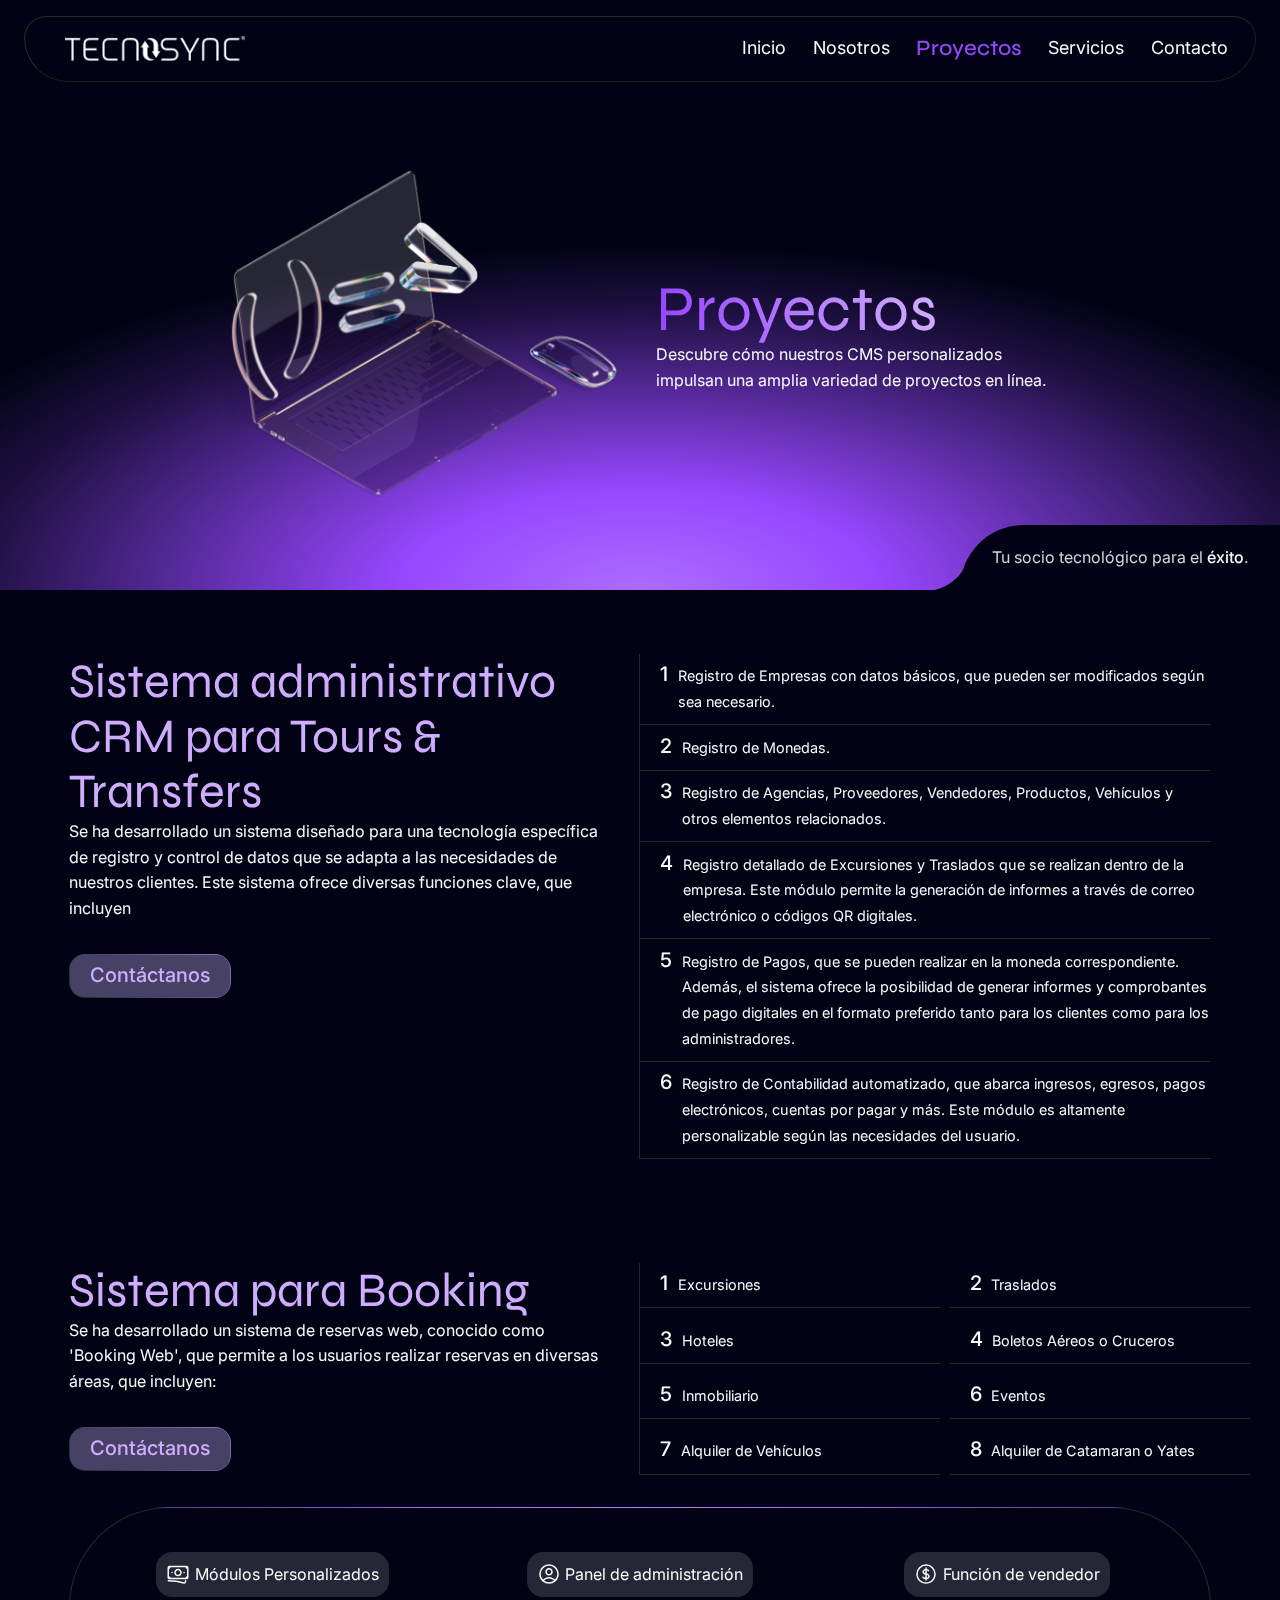
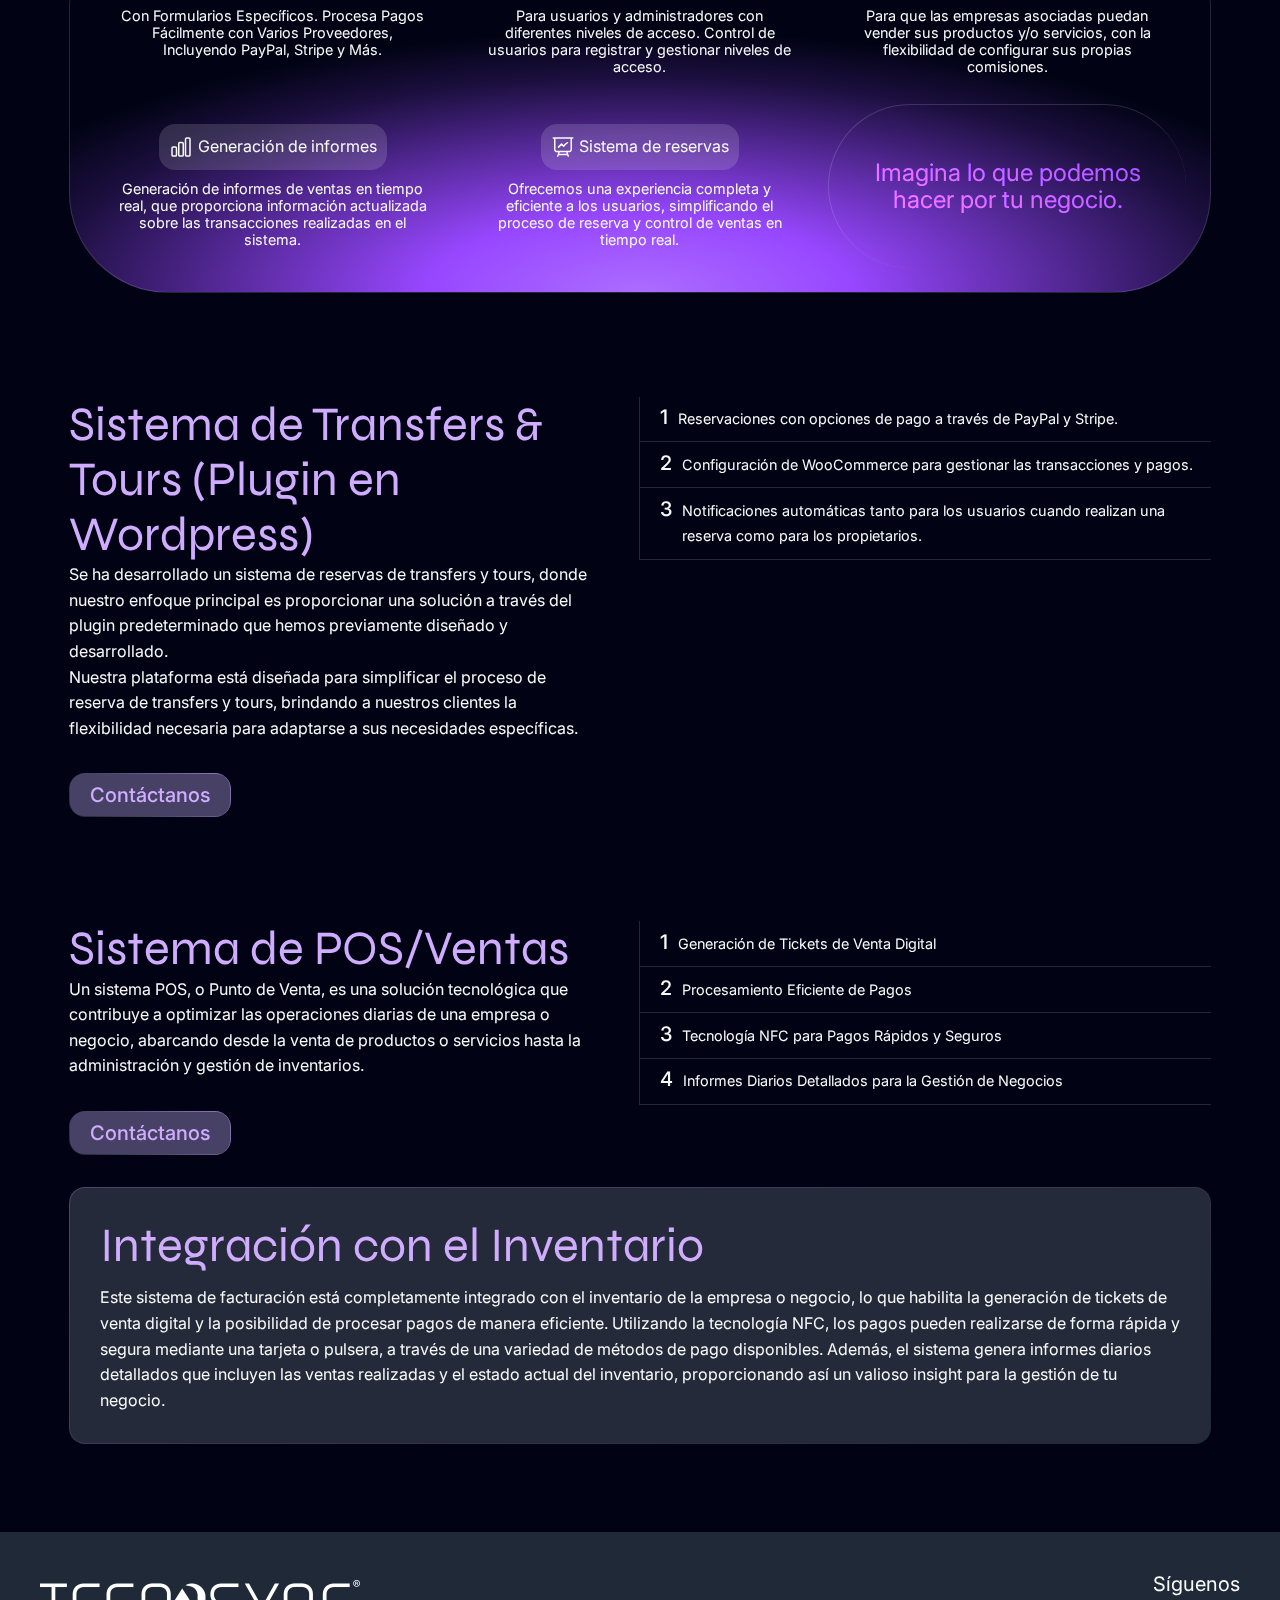
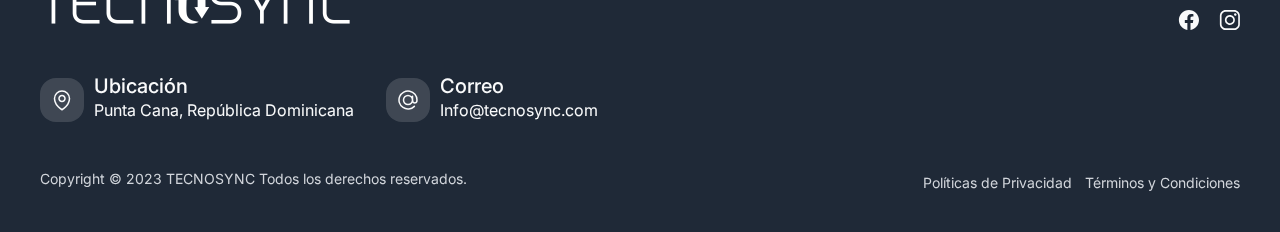
<file: proyectos.html>
<!DOCTYPE html>
<html lang="en">
  <head>
    <meta charset="UTF-8" />
    <meta http-equiv="X-UA-Compatible" content="IE=edge" />
    <meta name="viewport" content="width=device-width, initial-scale=1.0" />

    <!-- styles -->
    <link rel="stylesheet" href="./styles/normalize.css" />
    <link rel="stylesheet" href="./styles/miniReset.css" />
    <link rel="stylesheet" href="./styles/globals.css" />
    <link rel="stylesheet" href="./styles/navbar.css" />
    <link rel="stylesheet" href="./styles/proyectos.css" />
    <link rel="stylesheet" href="./styles/footer.css" />

    <!-- fonts -->
    <link rel="preconnect" href="https://fonts.googleapis.com" />
    <link rel="preconnect" href="https://fonts.gstatic.com" crossorigin />
    <link
      href="https://fonts.googleapis.com/css2?family=Inter:wght@400;500&family=Syne:wght@400;700&display=swap"
      rel="stylesheet" />

    <link rel="shortcut icon" href="./favicon.png" />
    <title>Proyectos Tecnosync</title>
  </head>
  <body class="layout">
    <section class="loader">
      <div class="pyramid-loader">
        <div class="wrapper">
          <span class="side side1"></span>
          <span class="side side2"></span>
          <span class="side side3"></span>
          <span class="side side4"></span>
          <span class="shadow"></span>
        </div>
      </div>

      <img
        src="./assets/images/logo.png"
        alt="logo Tecnosync"
        width="300"
        class="logo_loader" />
    </section>

    <header class="content_nav">
      <nav class="navbar">
        <a href="./index.html">
          <img
            class="logo_nav"
            src="./assets/images/logo.png"
            width="180"
            alt="Tecnosync logo" />
        </a>

        <div class="flex space_gap">
          <li class="container_element tablet_responsive_nav">
            <a class="menu_element" href="./contacto.html">Contacto</a>
          </li>

          <label class="container_mobile" for="open_nav">
            <input type="checkbox" class="check_mobile" id="open_nav" />
            <div class="checkmark">
              <span></span>
              <span></span>
              <span></span>
            </div>
          </label>
        </div>

        <ul class="items">
          <li class="container_element">
            <a class="menu_element" href="./index.html">Inicio</a>
          </li>
          <li class="container_element">
            <a class="menu_element" href="./nosotros.html">Nosotros</a>
          </li>
          <li class="container_element">
            <a class="menu_element current_path" href="./proyectos.html"
              >Proyectos</a
            >
          </li>
          <li class="container_element">
            <a class="menu_element" href="./servicios.html">Servicios</a>
          </li>
          <li class="container_element">
            <a class="menu_element" href="./contacto.html">Contacto</a>
          </li>
        </ul>
      </nav>
    </header>

    <main>
      <section class="container_hero">
        <div class="content_image_hero">
          <img
            src="./assets/images/laptop_proyectos.png"
            alt="laptop"
            width="400"
            style="width: 100%; max-width: 400px" />

          <div>
            <h1 class="title">
              <span>Proyectos</span>
            </h1>
            <p class="container_hero_text">
              Descubre cómo nuestros CMS personalizados impulsan una amplia
              variedad de proyectos en línea.
            </p>
          </div>
        </div>

        <div class="liner">
          <p>
            Tu socio tecnológico para el
            <span>éxito</span>.
          </p>
        </div>
      </section>

      <section class="container_section content_projects">
        <div class="container_set max_text_projects">
          <div>
            <h2 class="sub_h5">
              Sistema administrativo CRM para Tours & Transfers
            </h2>
            <p>
              Se ha desarrollado un sistema diseñado para una tecnología
              específica de registro y control de datos que se adapta a las
              necesidades de nuestros clientes. Este sistema ofrece diversas
              funciones clave, que incluyen
            </p>
          </div>

          <a href="./contacto.html">
            <button class="default">
              <span>Contáctanos</span>
            </button>
          </a>
        </div>

        <div class="container_lists_projects">
          <div class="item_info">
            <span class="number_item">1</span>
            <p>
              Registro de Empresas con datos básicos, que pueden ser modificados
              según sea necesario.
            </p>
          </div>

          <div class="item_info">
            <span class="number_item">2</span>
            <p>Registro de Monedas.</p>
          </div>

          <div class="item_info">
            <span class="number_item">3</span>
            <p>
              Registro de Agencias, Proveedores, Vendedores, Productos,
              Vehículos y otros elementos relacionados.
            </p>
          </div>

          <div class="item_info">
            <span class="number_item">4</span>
            <p>
              Registro detallado de Excursiones y Traslados que se realizan
              dentro de la empresa. Este módulo permite la generación de
              informes a través de correo electrónico o códigos QR digitales.
            </p>
          </div>

          <div class="item_info">
            <span class="number_item">5</span>
            <p>
              Registro de Pagos, que se pueden realizar en la moneda
              correspondiente. Además, el sistema ofrece la posibilidad de
              generar informes y comprobantes de pago digitales en el formato
              preferido tanto para los clientes como para los administradores.
            </p>
          </div>

          <div class="item_info">
            <span class="number_item">6</span>
            <p>
              Registro de Contabilidad automatizado, que abarca ingresos,
              egresos, pagos electrónicos, cuentas por pagar y más. Este módulo
              es altamente personalizable según las necesidades del usuario.
            </p>
          </div>
        </div>
      </section>

      <section class="container_section double_container">
        <section class="container_section content_projects no_padding_projects">
          <div class="container_set max_text_projects">
            <div>
              <h2 class="sub_h5">Sistema para Booking</h2>
              <p>
                Se ha desarrollado un sistema de reservas web, conocido como
                'Booking Web', que permite a los usuarios realizar reservas en
                diversas áreas, que incluyen:
              </p>
            </div>

            <a href="./contacto.html">
              <button class="default">
                <span>Contáctanos</span>
              </button>
            </a>
          </div>

          <div
            class="container_lists_projects container_lists_projects_2_colum">
            <div class="item_info">
              <span class="number_item">1</span>
              <p>Excursiones</p>
            </div>

            <div class="item_info">
              <span class="number_item">2</span>
              <p>Traslados</p>
            </div>

            <div class="item_info">
              <span class="number_item">3</span>
              <p>Hoteles</p>
            </div>

            <div class="item_info">
              <span class="number_item">4</span>
              <p>Boletos Aéreos o Cruceros</p>
            </div>

            <div class="item_info">
              <span class="number_item">5</span>
              <p>Inmobiliario</p>
            </div>

            <div class="item_info">
              <span class="number_item">6</span>
              <p>Eventos</p>
            </div>

            <div class="item_info">
              <span class="number_item">7</span>
              <p>Alquiler de Vehículos</p>
            </div>

            <div class="item_info">
              <span class="number_item">8</span>
              <p>Alquiler de Catamaran o Yates</p>
            </div>
          </div>
        </section>

        <section class="grid_projects">
          <article class="grid_item">
            <div class="icon">
              <img src="./assets/icons/banknotes.svg" alt="pagos" />
              <p>Módulos Personalizados</p>
            </div>
            <p>
              Con Formularios Específicos. Procesa Pagos Fácilmente con Varios
              Proveedores, Incluyendo PayPal, Stripe y Más.
            </p>
          </article>

          <article class="grid_item">
            <div class="icon">
              <img src="./assets/icons/user-circle.svg" alt="panel" />
              <p>Panel de administración</p>
            </div>
            <p>
              Para usuarios y administradores con diferentes niveles de acceso.
              Control de usuarios para registrar y gestionar niveles de acceso.
            </p>
          </article>

          <article class="grid_item">
            <div class="icon">
              <img src="./assets/icons/currency-dollar.svg" alt="pagos" />
              <p>Función de vendedor</p>
            </div>
            <p>
              Para que las empresas asociadas puedan vender sus productos y/o
              servicios, con la flexibilidad de configurar sus propias
              comisiones.
            </p>
          </article>

          <article class="grid_item">
            <div class="icon">
              <img src="./assets/icons/chart-bar.svg" alt="char" />
              <p>Generación de informes</p>
            </div>
            <p>
              Generación de informes de ventas en tiempo real, que proporciona
              información actualizada sobre las transacciones realizadas en el
              sistema.
            </p>
          </article>

          <article class="grid_item">
            <div class="icon">
              <img
                src="./assets/icons/presentation-chart-line.svg"
                alt="char" />
              <p>Sistema de reservas</p>
            </div>
            <p>
              Ofrecemos una experiencia completa y eficiente a los usuarios,
              simplificando el proceso de reserva y control de ventas en tiempo
              real.
            </p>
          </article>

          <article class="grid_item_big_text">
            <span>Imagina lo que podemos hacer por tu negocio.</span>
          </article>
        </section>
      </section>

      <section class="container_section content_projects">
        <div class="container_set max_text_projects">
          <div>
            <h2 class="sub_h5">
              Sistema de Transfers & Tours (Plugin en Wordpress)
            </h2>
            <p>
              Se ha desarrollado un sistema de reservas de transfers y tours,
              donde nuestro enfoque principal es proporcionar una solución a
              través del plugin predeterminado que hemos previamente diseñado y
              desarrollado. <br />

              Nuestra plataforma está diseñada para simplificar el proceso de
              reserva de transfers y tours, brindando a nuestros clientes la
              flexibilidad necesaria para adaptarse a sus necesidades
              específicas.
            </p>
          </div>

          <a href="./contacto.html">
            <button class="default">
              <span>Contáctanos</span>
            </button>
          </a>
        </div>

        <div class="container_lists_projects">
          <div class="item_info">
            <span class="number_item">1</span>
            <p>
              Reservaciones con opciones de pago a través de PayPal y Stripe.
            </p>
          </div>

          <div class="item_info">
            <span class="number_item">2</span>
            <p>
              Configuración de WooCommerce para gestionar las transacciones y
              pagos.
            </p>
          </div>

          <div class="item_info">
            <span class="number_item">3</span>
            <p>
              Notificaciones automáticas tanto para los usuarios cuando realizan
              una reserva como para los propietarios.
            </p>
          </div>
        </div>
      </section>

      <section class="container_section double_container">
        <section class="container_section content_projects no_padding_projects">
          <div class="container_set max_text_projects">
            <div>
              <h2 class="sub_h5">Sistema de POS/Ventas</h2>
              <p>
                Un sistema POS, o Punto de Venta, es una solución tecnológica
                que contribuye a optimizar las operaciones diarias de una
                empresa o negocio, abarcando desde la venta de productos o
                servicios hasta la administración y gestión de inventarios.
              </p>
            </div>

            <a href="./contacto.html">
              <button class="default">
                <span>Contáctanos</span>
              </button>
            </a>
          </div>

          <div class="container_lists_projects">
            <div class="item_info">
              <span class="number_item">1</span>
              <p>Generación de Tickets de Venta Digital</p>
            </div>

            <div class="item_info">
              <span class="number_item">2</span>
              <p>Procesamiento Eficiente de Pagos</p>
            </div>

            <div class="item_info">
              <span class="number_item">3</span>
              <p>Tecnología NFC para Pagos Rápidos y Seguros</p>
            </div>

            <div class="item_info">
              <span class="number_item">4</span>
              <p>Informes Diarios Detallados para la Gestión de Negocios</p>
            </div>
          </div>
        </section>

        <article class="info_banner_projects">
          <h5 class="sub_h5">Integración con el Inventario</h5>
          <p>
            Este sistema de facturación está completamente integrado con el
            inventario de la empresa o negocio, lo que habilita la generación de
            tickets de venta digital y la posibilidad de procesar pagos de
            manera eficiente. Utilizando la tecnología NFC, los pagos pueden
            realizarse de forma rápida y segura mediante una tarjeta o pulsera,
            a través de una variedad de métodos de pago disponibles. Además, el
            sistema genera informes diarios detallados que incluyen las ventas
            realizadas y el estado actual del inventario, proporcionando así un
            valioso insight para la gestión de tu negocio.
          </p>
        </article>
      </section>
    </main>

    <footer>
      <section class="container_footer">
        <div class="logo_socials_container">
          <img
            src="./assets/images/logo_footer.png"
            alt="logo Tecnosync"
            width="310" />

          <div class="socials">
            <p>Síguenos</p>
            <div class="icons_footer">
              <a
                href="https://www.facebook.com/profile.php?id=61551389637626&mibextid=ZbWKwL"
                target="_blank">
                <img src="./assets/icons/facebook.svg" alt="facebook" />
              </a>
              <a href="https://www.instagram.com/tecno.sync/" target="_blank">
                <img src="./assets/icons/IG.svg" alt="instagram" />
              </a>
            </div>
          </div>
        </div>

        <div class="flex_footer_container_cards">
          <div class="card_footer_info">
            <div class="icon">
              <img src="./assets/icons/map_pin.svg" alt="Ubicación" />
            </div>
            <address class="text">
              <span class="title_card_footer">Ubicación</span>
              <p>Punta Cana, República Dominicana</p>
            </address>
          </div>

          <div class="card_footer_info">
            <div class="icon">
              <img src="./assets/icons/at-symbol.svg" alt="correo" />
            </div>
            <address class="text">
              <span class="title_card_footer">Correo</span>
              <p>Info@tecnosync.com</p>
            </address>
          </div>
        </div>

        <div class="terms_footer">
          <p>Copyright © 2023 TECNOSYNC Todos los derechos reservados.</p>
          <div class="links_terms_footer">
            <a href="./politicas-de-privacidad.html" target="_blank"
              >Políticas de Privacidad</a
            >
            <a href="./terminos-y-condiciones.html" target="_blank"
              >Términos y Condiciones</a
            >
          </div>
        </div>
      </section>
    </footer>

    <script src="./scripts/nav.js"></script>
    <script src="./scripts/load.js"></script>
  </body>
</html>
</file>
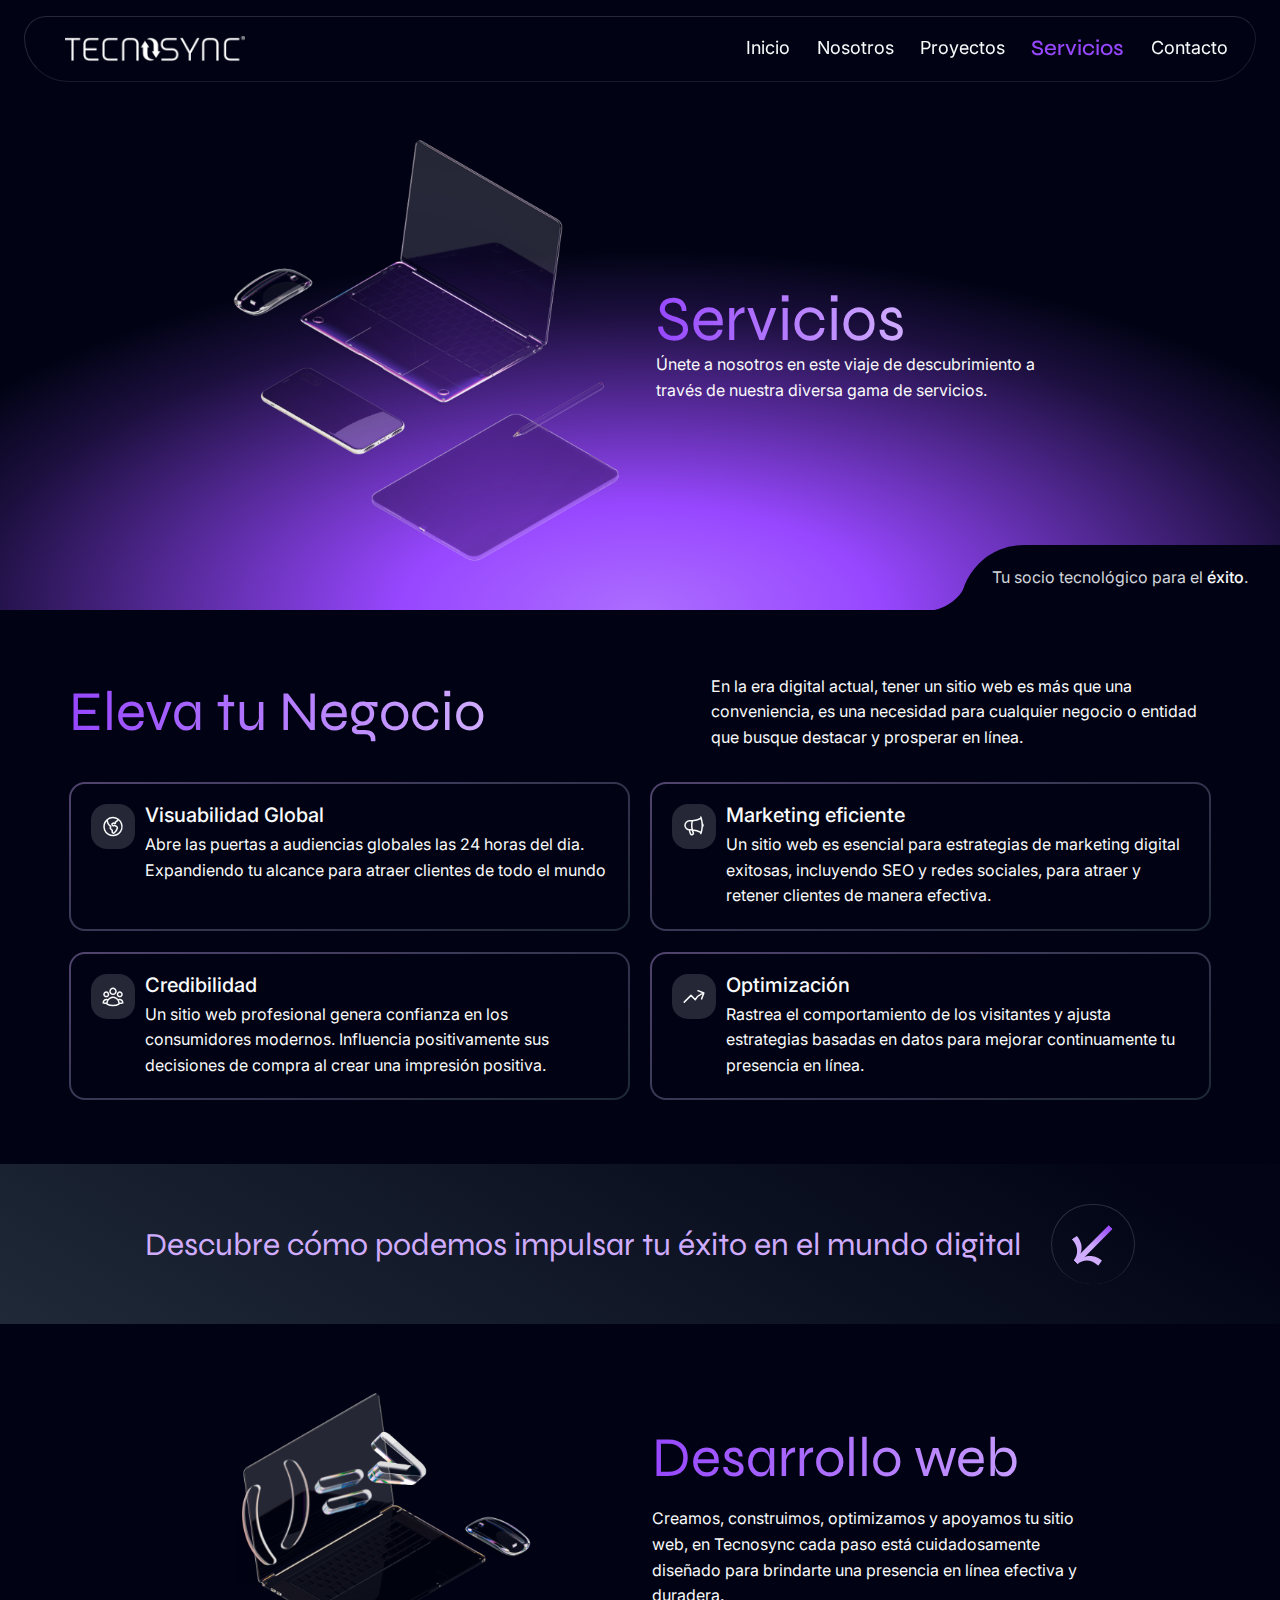
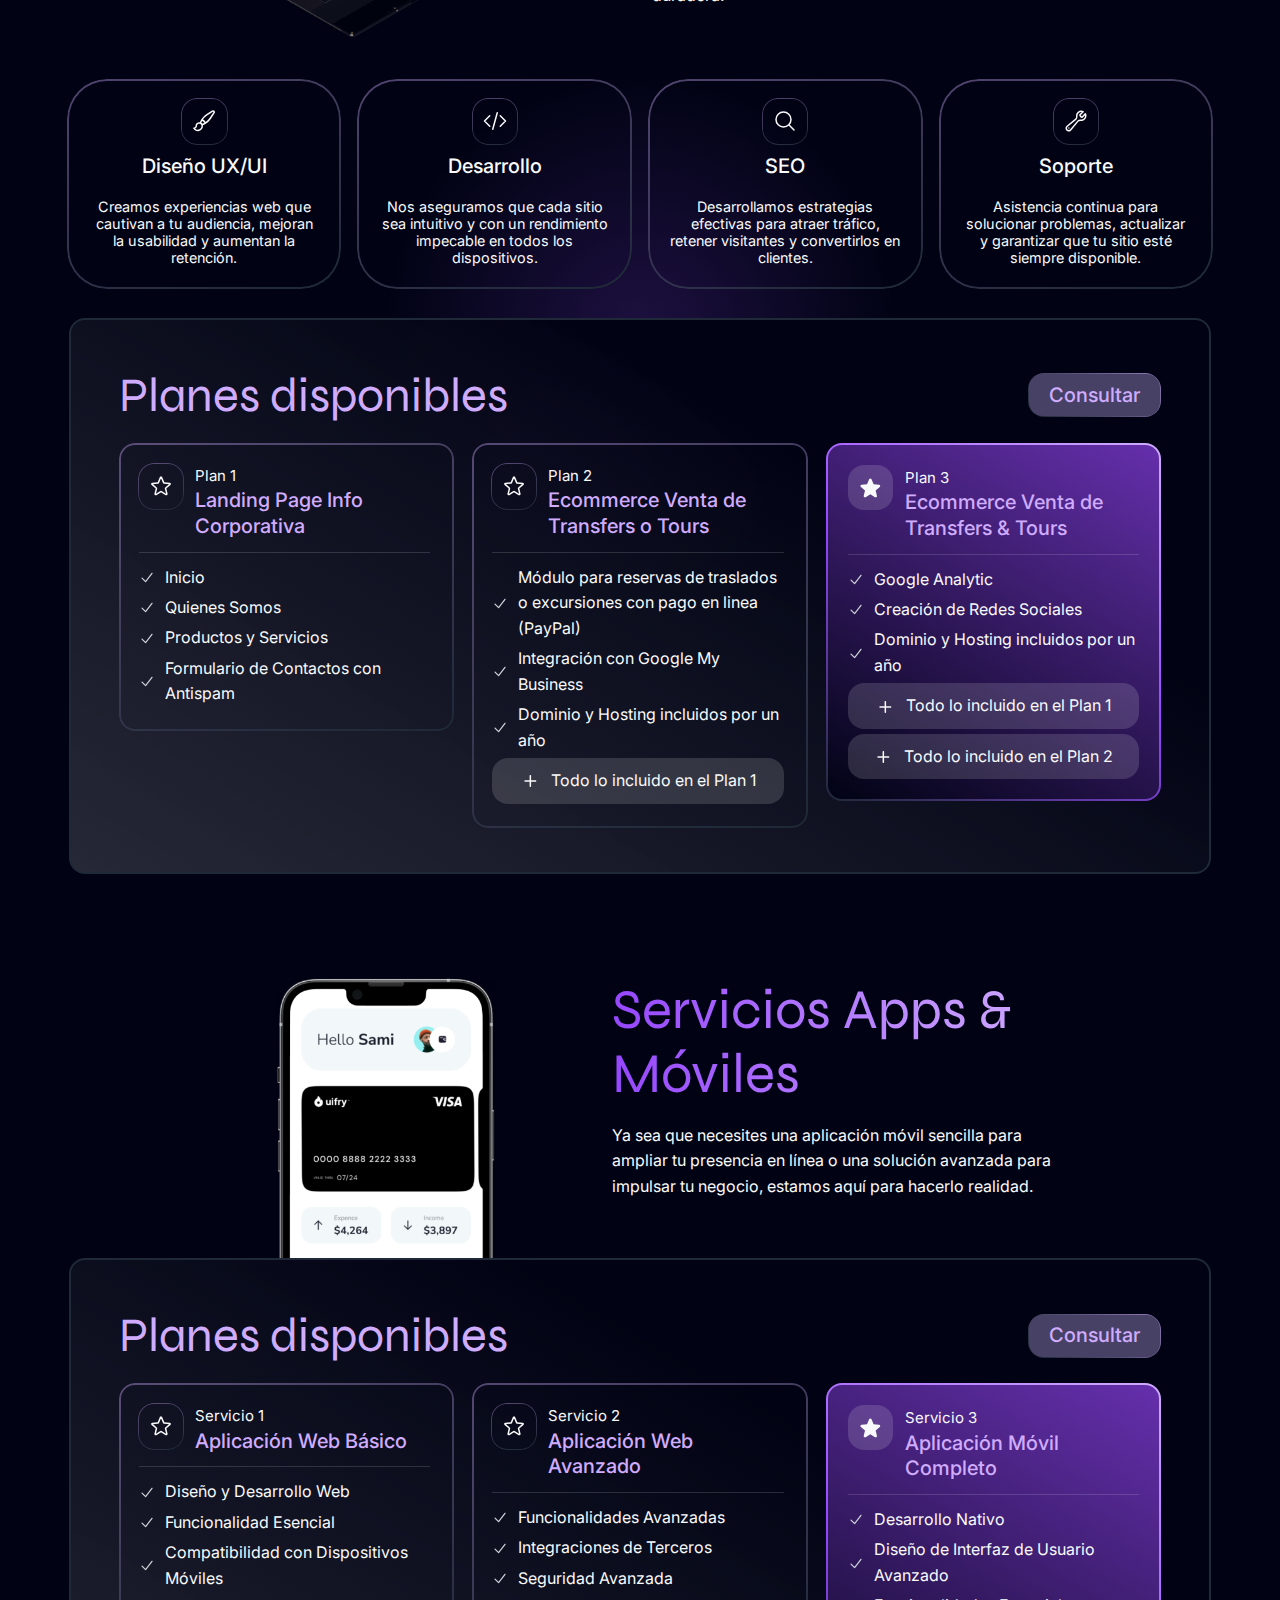
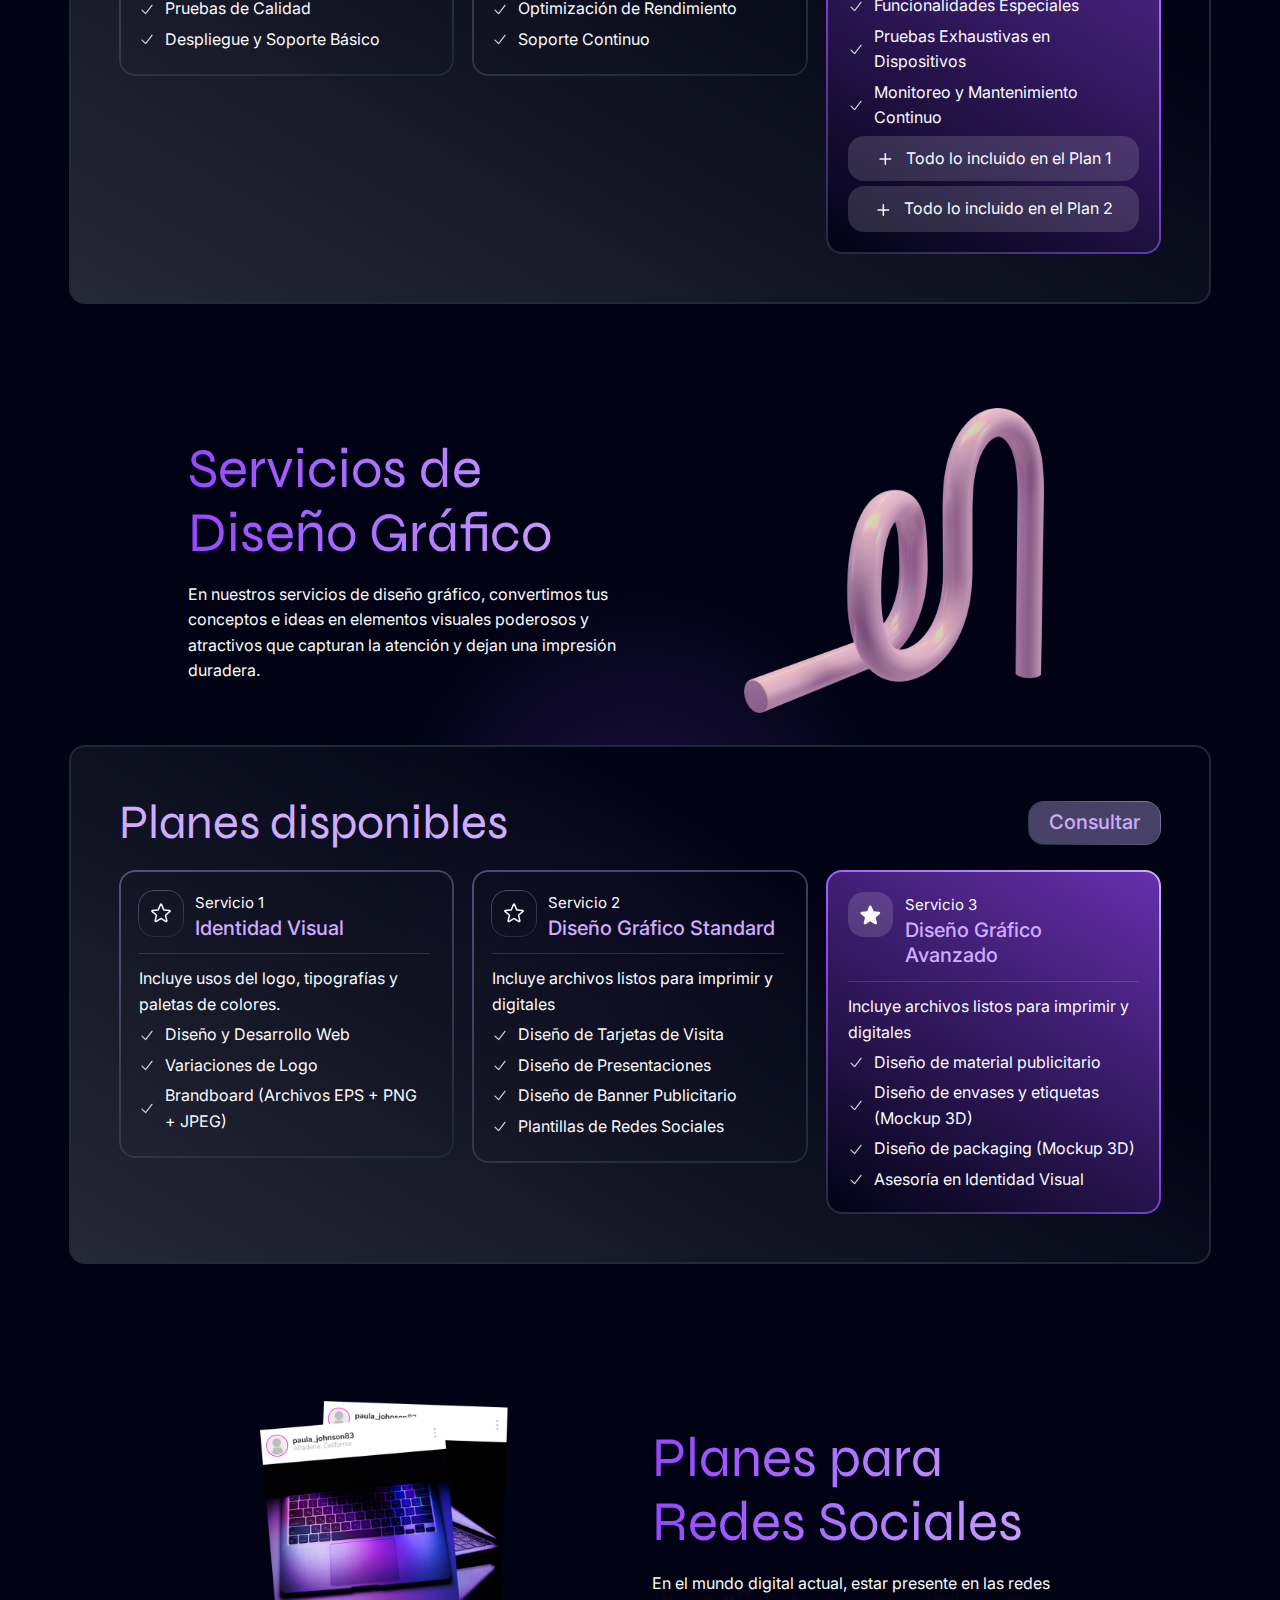
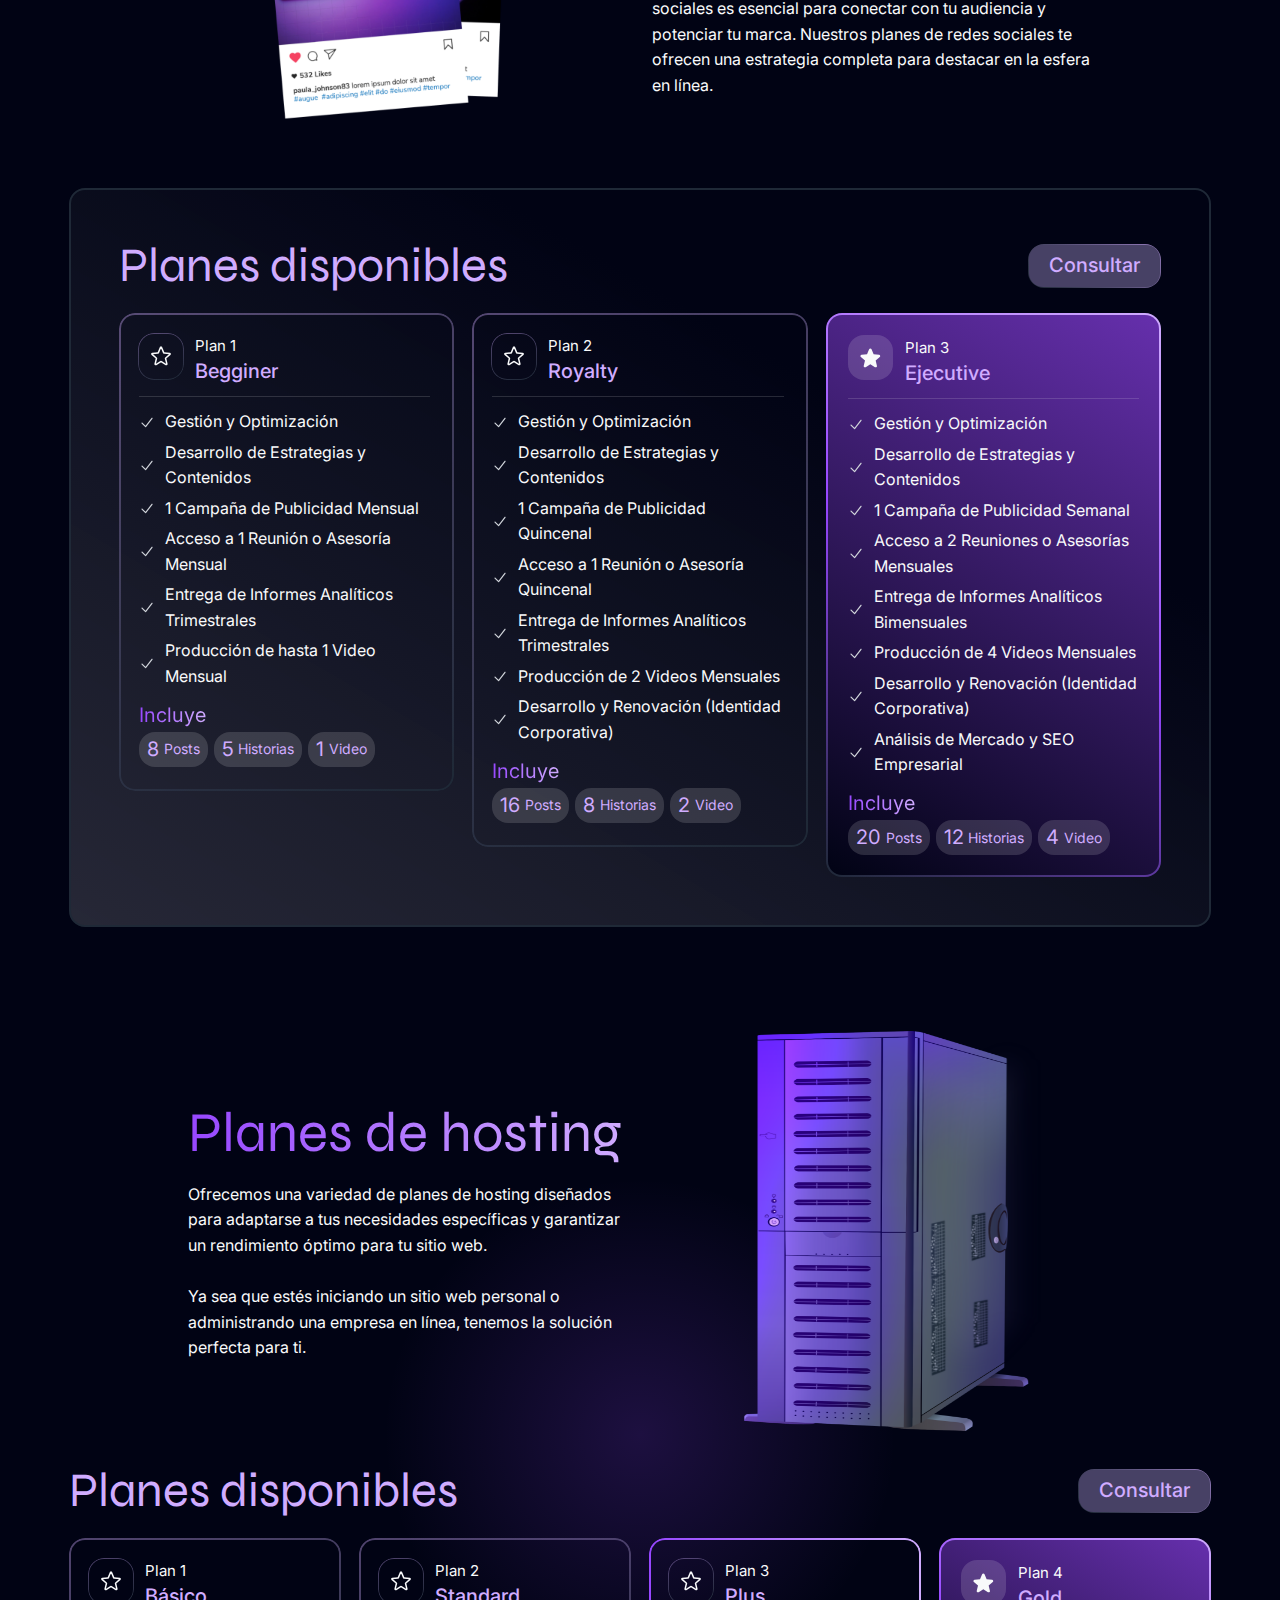
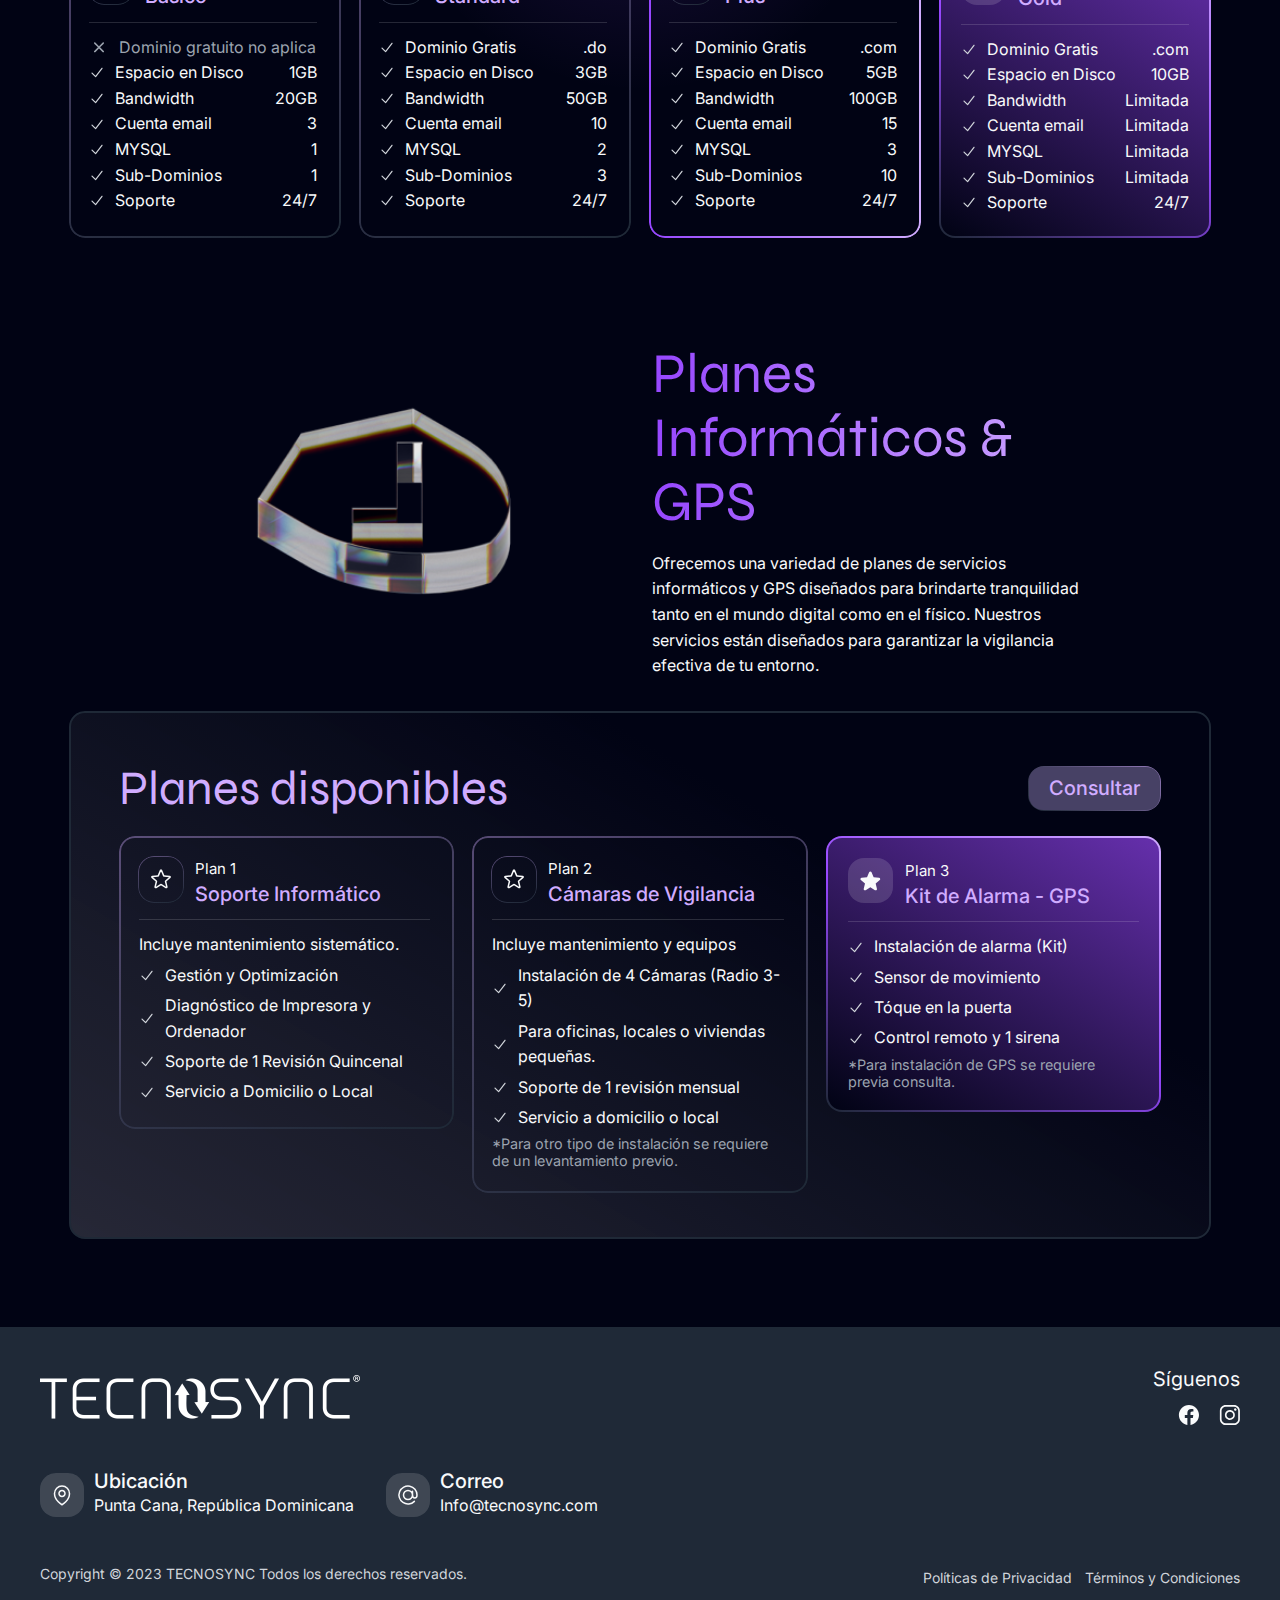
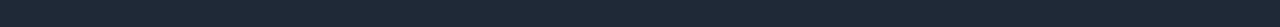
<file: servicios.html>
<!DOCTYPE html>
<html lang="en">
  <head>
    <meta charset="UTF-8" />
    <meta http-equiv="X-UA-Compatible" content="IE=edge" />
    <meta name="viewport" content="width=device-width, initial-scale=1.0" />

    <!-- styles -->
    <link rel="stylesheet" href="./styles/normalize.css" />
    <link rel="stylesheet" href="./styles/miniReset.css" />
    <link rel="stylesheet" href="./styles/globals.css" />
    <link rel="stylesheet" href="./styles/navbar.css" />
    <link rel="stylesheet" href="./styles/servicios.css" />
    <link rel="stylesheet" href="./styles/footer.css" />

    <!-- fonts -->
    <link rel="preconnect" href="https://fonts.googleapis.com" />
    <link rel="preconnect" href="https://fonts.gstatic.com" crossorigin />
    <link
      href="https://fonts.googleapis.com/css2?family=Inter:wght@400;500&family=Syne:wght@400;700&display=swap"
      rel="stylesheet" />

    <link rel="shortcut icon" href="./favicon.png" />
    <title>Proyectos Tecnosync</title>
  </head>
  <body class="layout">
        <section class="loader">
      <div class="pyramid-loader">
        <div class="wrapper">
          <span class="side side1"></span>
          <span class="side side2"></span>
          <span class="side side3"></span>
          <span class="side side4"></span>
          <span class="shadow"></span>
        </div>
      </div>

      <img
        src="./assets/images/logo.png"
        alt="logo Tecnosync"
        width="300"
        class="logo_loader" />
    </section>

    <header class="content_nav">
      <nav class="navbar">
        <a href="./index.html">
          <img
            class="logo_nav"
            src="./assets/images/logo.png"
            width="180"
            alt="Tecnosync logo" />
        </a>

        <div class="flex space_gap">
          <li class="container_element tablet_responsive_nav">
            <a class="menu_element" href="./contacto.html">Contacto</a>
          </li>

          <label class="container_mobile" for="open_nav">
            <input type="checkbox" class="check_mobile" id="open_nav" />
            <div class="checkmark">
              <span></span>
              <span></span>
              <span></span>
            </div>
          </label>
        </div>

        <ul class="items">
          <li class="container_element">
            <a class="menu_element" href="./index.html">Inicio</a>
          </li>
          <li class="container_element">
            <a class="menu_element" href="./nosotros.html">Nosotros</a>
          </li>
          <li class="container_element">
            <a class="menu_element" href="./proyectos.html">Proyectos</a>
          </li>
          <li class="container_element">
            <a class="menu_element current_path" href="./servicios.html"
              >Servicios</a
            >
          </li>
          <li class="container_element">
            <a class="menu_element" href="./contacto.html">Contacto</a>
          </li>
        </ul>
      </nav>
    </header>

    <main>
      <section class="container_hero">
        <div class="content_image_hero">
          <img
            src="./assets/images/servicios.png"
            alt="laptop, servicios digitales que te ayudan a crecer"
            width="400"
            style="width: 100%; max-width: 400px" />

          <div>
            <h1 class="title">
              <span>Servicios</span>
            </h1>
            <p class="container_hero_text">
              Únete a nosotros en este viaje de descubrimiento a través de
              nuestra diversa gama de servicios.
            </p>
          </div>
        </div>

        <div class="liner">
          <p>
            Tu socio tecnológico para el
            <span>éxito</span>.
          </p>
        </div>
      </section>

      <section class="container_section double_container">
        <article class="text_layout_horizontal">
          <h2 class="subtitle">Eleva tu Negocio</h2>
          <p class="max_text_500">
            En la era digital actual, tener un sitio web es más que una
            conveniencia, es una necesidad para cualquier negocio o entidad que
            busque destacar y prosperar en línea.
          </p>
        </article>

        <article class="grid_services_4">
          <div class="grid_item_services">
            <div class="icon">
              <img src="./assets/icons/globe-americas.svg" alt="icon global" />
            </div>
            <div class="container_set_mini">
              <h5 class="bold_sub">Visuabilidad Global</h5>
              <p>
                Abre las puertas a audiencias globales las 24 horas del dia.
                Expandiendo tu alcance para atraer clientes de todo el mundo
              </p>
            </div>
          </div>

          <div class="grid_item_services">
            <div class="icon">
              <img src="./assets/icons/marketing.svg" alt="icon marketing" />
            </div>
            <div class="container_set_mini">
              <h5 class="bold_sub">Marketing eficiente</h5>
              <p>
                Un sitio web es esencial para estrategias de marketing digital
                exitosas, incluyendo SEO y redes sociales, para atraer y retener
                clientes de manera efectiva.
              </p>
            </div>
          </div>

          <div class="grid_item_services">
            <div class="icon">
              <img
                src="./assets/icons/user-group.svg"
                alt="icon Credibilidad" />
            </div>
            <div class="container_set_mini">
              <h5 class="bold_sub">Credibilidad</h5>
              <p>
                Un sitio web profesional genera confianza en los consumidores
                modernos. Influencia positivamente sus decisiones de compra al
                crear una impresión positiva.
              </p>
            </div>
          </div>

          <div class="grid_item_services">
            <div class="icon">
              <img
                src="./assets/icons/arrow-trending-up.svg"
                alt="icon Optimización" />
            </div>
            <div class="container_set_mini">
              <h5 class="bold_sub">Optimización</h5>
              <p>
                Rastrea el comportamiento de los visitantes y ajusta estrategias
                basadas en datos para mejorar continuamente tu presencia en
                línea.
              </p>
            </div>
          </div>
        </article>
      </section>

      <section class="banner_divider">
        <h3 class="banner_text_divider">
          Descubre cómo podemos impulsar tu éxito en el mundo digital
        </h3>
        <div class="container_arrow">
          <img
            src="./assets/icons/arrow.svg"
            alt="fecha"
            width="50"
            style="transform: rotate(135deg)" />
        </div>
      </section>

      <!-- desarrollo web -->
      <section class="container_section double_container gradient_section">
        <section
          class="container_section content_column_services"
          style="padding: 0px">
          <img
            src="./assets/images/laptop_proyectos.png"
            alt="phone image"
            class="image_services"
            style="width: 100%; max-width: 300px"
            width="400" />

          <div class="container_set_texts max_text" style="align-self: auto">
            <h2 class="subtitle">Desarrollo web</h2>
            <p>
              Creamos, construimos, optimizamos y apoyamos tu sitio web, en
              Tecnosync cada paso está cuidadosamente diseñado para brindarte
              una presencia en línea efectiva y duradera.
            </p>
          </div>
        </section>

        <article class="container_cards_web_service">
          <div class="card_outline">
            <div class="header_card_outline">
              <div class="icon icon_linear">
                <img src="./assets/icons/paint_brush.svg" alt="icon design" />
              </div>
              <h5 class="bold_sub">Diseño UX/UI</h5>
            </div>
            <p>
              Creamos experiencias web que cautivan a tu audiencia, mejoran la
              usabilidad y aumentan la retención.
            </p>
          </div>

          <div class="card_outline">
            <div class="header_card_outline">
              <div class="icon icon_linear">
                <img src="./assets/icons/code-bracket.svg" alt="icon design" />
              </div>
              <h5 class="bold_sub">Desarrollo</h5>
            </div>
            <p>
              Nos aseguramos que cada sitio sea intuitivo y con un rendimiento
              impecable en todos los dispositivos.
            </p>
          </div>

          <div class="card_outline">
            <div class="header_card_outline">
              <div class="icon icon_linear">
                <img
                  src="./assets/icons/magnifying-glass.svg"
                  alt="icon design" />
              </div>
              <h5 class="bold_sub">SEO</h5>
            </div>
            <p>
              Desarrollamos estrategias efectivas para atraer tráfico, retener
              visitantes y convertirlos en clientes.
            </p>
          </div>

          <div class="card_outline">
            <div class="header_card_outline">
              <div class="icon icon_linear">
                <img src="./assets/icons/wrench.svg" alt="icon screw" />
              </div>
              <h5 class="bold_sub">Soporte</h5>
            </div>
            <p>
              Asistencia continua para solucionar problemas, actualizar y
              garantizar que tu sitio esté siempre disponible.
            </p>
          </div>
        </article>

        <article class="plans_container">
          <div class="text_layout_horizontal">
            <h5 class="sub_h5">Planes disponibles</h5>
            <a href="./contacto.html">
              <button class="default">
                <span>Consultar</span>
              </button>
            </a>
          </div>

          <article class="container_plans_cards">
            <div class="plan_styles plan_default">
              <div class="header_plan">
                <div class="icon icon_linear">
                  <img src="./assets/icons/star.svg" alt="icon plan" />
                </div>
                <div>
                  <p class="little_text_header">Plan 1</p>
                  <p class="title_header">Landing Page Info Corporativa</p>
                </div>
              </div>

              <div class="content_features">
                <div class="item_plan_card">
                  <img src="./assets/icons/little-check.svg" alt="check" />
                  <p>Inicio</p>
                </div>

                <div class="item_plan_card">
                  <img src="./assets/icons/little-check.svg" alt="check" />
                  <p>Quienes Somos</p>
                </div>

                <div class="item_plan_card">
                  <img src="./assets/icons/little-check.svg" alt="check" />
                  <p>Productos y Servicios</p>
                </div>

                <div class="item_plan_card">
                  <img src="./assets/icons/little-check.svg" alt="check" />
                  <p>Formulario de Contactos con Antispam</p>
                </div>
              </div>
            </div>

            <div class="plan_styles plan_default">
              <div class="header_plan">
                <div class="icon icon_linear">
                  <img src="./assets/icons/star.svg" alt="icon plan" />
                </div>
                <div>
                  <p class="little_text_header">Plan 2</p>
                  <p class="title_header">
                    Ecommerce Venta de Transfers o Tours
                  </p>
                </div>
              </div>

              <div class="content_features">
                <div class="item_plan_card">
                  <img src="./assets/icons/little-check.svg" alt="check" />
                  <p>
                    Módulo para reservas de traslados o excursiones con pago en
                    linea (PayPal)
                  </p>
                </div>

                <div class="item_plan_card">
                  <img src="./assets/icons/little-check.svg" alt="check" />
                  <p>Integración con Google My Business</p>
                </div>

                <div class="item_plan_card">
                  <img src="./assets/icons/little-check.svg" alt="check" />
                  <p>Dominio y Hosting incluidos por un año</p>
                </div>

                <div class="all_incluided">
                  <img src="./assets/icons/little-plus.svg" alt="plus" />
                  <p>Todo lo incluido en el Plan 1</p>
                </div>
              </div>
            </div>

            <div class="plan_styles plan_pro">
              <div class="header_plan">
                <div class="icon">
                  <img src="./assets/icons/star-fill.svg" alt="icon plan" />
                </div>
                <div>
                  <p class="little_text_header">Plan 3</p>
                  <p class="title_header">
                    Ecommerce Venta de Transfers & Tours
                  </p>
                </div>
              </div>

              <div class="content_features">
                <div class="item_plan_card">
                  <img src="./assets/icons/little-check.svg" alt="check" />
                  <p>Google Analytic</p>
                </div>

                <div class="item_plan_card">
                  <img src="./assets/icons/little-check.svg" alt="check" />
                  <p>Creación de Redes Sociales</p>
                </div>

                <div class="item_plan_card">
                  <img src="./assets/icons/little-check.svg" alt="check" />
                  <p>Dominio y Hosting incluidos por un año</p>
                </div>

                <div class="all_incluided">
                  <img src="./assets/icons/little-plus.svg" alt="plus" />
                  <p>Todo lo incluido en el Plan 1</p>
                </div>

                <div class="all_incluided">
                  <img src="./assets/icons/little-plus.svg" alt="plus" />
                  <p>Todo lo incluido en el Plan 2</p>
                </div>
              </div>
            </div>
          </article>
        </article>
      </section>

      <!-- Servicios Apps & Móviles -->
      <section
        class="container_section double_container no_padding_service_phone">
        <section
          class="container_section content_column_services"
          style="padding: 0px">
          <img
            src="./assets/images/phone_services.png"
            alt="phone image"
            class="container_image_services"
            width="250" />

          <div class="container_set_texts max_text">
            <h2 class="subtitle">Servicios Apps & Móviles</h2>
            <p>
              Ya sea que necesites una aplicación móvil sencilla para ampliar tu
              presencia en línea o una solución avanzada para impulsar tu
              negocio, estamos aquí para hacerlo realidad.
            </p>
          </div>
        </section>

        <article class="plans_container">
          <div class="text_layout_horizontal">
            <h5 class="sub_h5">Planes disponibles</h5>
            <a href="./contacto.html">
              <button class="default">
                <span>Consultar</span>
              </button>
            </a>
          </div>

          <article class="container_plans_cards">
            <div class="plan_styles plan_default">
              <div class="header_plan">
                <div class="icon icon_linear">
                  <img src="./assets/icons/star.svg" alt="icon plan" />
                </div>
                <div>
                  <p class="little_text_header">Servicio 1</p>
                  <p class="title_header">Aplicación Web Básico</p>
                </div>
              </div>

              <div class="content_features">
                <div class="item_plan_card">
                  <img src="./assets/icons/little-check.svg" alt="check" />
                  <p>Diseño y Desarrollo Web</p>
                </div>

                <div class="item_plan_card">
                  <img src="./assets/icons/little-check.svg" alt="check" />
                  <p>Funcionalidad Esencial</p>
                </div>

                <div class="item_plan_card">
                  <img src="./assets/icons/little-check.svg" alt="check" />
                  <p>Compatibilidad con Dispositivos Móviles</p>
                </div>

                <div class="item_plan_card">
                  <img src="./assets/icons/little-check.svg" alt="check" />
                  <p>Pruebas de Calidad</p>
                </div>

                <div class="item_plan_card">
                  <img src="./assets/icons/little-check.svg" alt="check" />
                  <p>Despliegue y Soporte Básico</p>
                </div>
              </div>
            </div>

            <div class="plan_styles plan_default">
              <div class="header_plan">
                <div class="icon icon_linear">
                  <img src="./assets/icons/star.svg" alt="icon plan" />
                </div>
                <div>
                  <p class="little_text_header">Servicio 2</p>
                  <p class="title_header">Aplicación Web Avanzado</p>
                </div>
              </div>

              <div class="content_features">
                <div class="item_plan_card">
                  <img src="./assets/icons/little-check.svg" alt="check" />
                  <p>Funcionalidades Avanzadas</p>
                </div>

                <div class="item_plan_card">
                  <img src="./assets/icons/little-check.svg" alt="check" />
                  <p>Integraciones de Terceros</p>
                </div>

                <div class="item_plan_card">
                  <img src="./assets/icons/little-check.svg" alt="check" />
                  <p>Seguridad Avanzada</p>
                </div>

                <div class="item_plan_card">
                  <img src="./assets/icons/little-check.svg" alt="check" />
                  <p>Optimización de Rendimiento</p>
                </div>

                <div class="item_plan_card">
                  <img src="./assets/icons/little-check.svg" alt="check" />
                  <p>Soporte Continuo</p>
                </div>
              </div>
            </div>

            <div class="plan_styles plan_pro">
              <div class="header_plan">
                <div class="icon">
                  <img src="./assets/icons/star-fill.svg" alt="icon plan" />
                </div>
                <div>
                  <p class="little_text_header">Servicio 3</p>
                  <p class="title_header">Aplicación Móvil Completo</p>
                </div>
              </div>

              <div class="content_features">
                <div class="item_plan_card">
                  <img src="./assets/icons/little-check.svg" alt="check" />
                  <p>Desarrollo Nativo</p>
                </div>

                <div class="item_plan_card">
                  <img src="./assets/icons/little-check.svg" alt="check" />
                  <p>Diseño de Interfaz de Usuario Avanzado</p>
                </div>

                <div class="item_plan_card">
                  <img src="./assets/icons/little-check.svg" alt="check" />
                  <p>Funcionalidades Especiales</p>
                </div>

                <div class="item_plan_card">
                  <img src="./assets/icons/little-check.svg" alt="check" />
                  <p>Pruebas Exhaustivas en Dispositivos</p>
                </div>

                <div class="item_plan_card">
                  <img src="./assets/icons/little-check.svg" alt="check" />
                  <p>Monitoreo y Mantenimiento Continuo</p>
                </div>

                <div class="all_incluided">
                  <img src="./assets/icons/little-plus.svg" alt="plus" />
                  <p>Todo lo incluido en el Plan 1</p>
                </div>

                <div class="all_incluided">
                  <img src="./assets/icons/little-plus.svg" alt="plus" />
                  <p>Todo lo incluido en el Plan 2</p>
                </div>
              </div>
            </div>
          </article>
        </article>
      </section>

      <!-- Servicios de Diseño Gráfico  -->
      <section class="container_section double_container gradient_section">
        <section
          class="container_section content_column_services reverse_content"
          style="padding: 0px">
          <img
            src="./assets/images/design_service.png"
            alt="phone image"
            class="image_services"
            style="width: 100%; max-width: 300px"
            width="300" />

          <div class="container_set_texts max_text" style="align-self: auto">
            <h2 class="subtitle">Servicios de Diseño Gráfico</h2>
            <p>
              En nuestros servicios de diseño gráfico, convertimos tus conceptos
              e ideas en elementos visuales poderosos y atractivos que capturan
              la atención y dejan una impresión duradera.
            </p>
          </div>
        </section>

        <article class="plans_container">
          <div class="text_layout_horizontal">
            <h5 class="sub_h5">Planes disponibles</h5>
            <a href="./contacto.html">
              <button class="default">
                <span>Consultar</span>
              </button>
            </a>
          </div>

          <article class="container_plans_cards">
            <div class="plan_styles plan_default">
              <div class="header_plan">
                <div class="icon icon_linear">
                  <img src="./assets/icons/star.svg" alt="icon plan" />
                </div>
                <div>
                  <p class="little_text_header">Servicio 1</p>
                  <p class="title_header">Identidad Visual</p>
                </div>
              </div>

              <div class="content_features">
                <p>Incluye usos del logo, tipografías y paletas de colores.</p>

                <div class="item_plan_card">
                  <img src="./assets/icons/little-check.svg" alt="check" />
                  <p>Diseño y Desarrollo Web</p>
                </div>

                <div class="item_plan_card">
                  <img src="./assets/icons/little-check.svg" alt="check" />
                  <p>Variaciones de Logo</p>
                </div>

                <div class="item_plan_card">
                  <img src="./assets/icons/little-check.svg" alt="check" />
                  <p>Brandboard (Archivos EPS + PNG + JPEG)</p>
                </div>
              </div>
            </div>

            <div class="plan_styles plan_default">
              <div class="header_plan">
                <div class="icon icon_linear">
                  <img src="./assets/icons/star.svg" alt="icon plan" />
                </div>
                <div>
                  <p class="little_text_header">Servicio 2</p>
                  <p class="title_header">Diseño Gráfico Standard</p>
                </div>
              </div>

              <div class="content_features">
                <p>Incluye archivos listos para imprimir y digitales</p>

                <div class="item_plan_card">
                  <img src="./assets/icons/little-check.svg" alt="check" />
                  <p>Diseño de Tarjetas de Visita</p>
                </div>

                <div class="item_plan_card">
                  <img src="./assets/icons/little-check.svg" alt="check" />
                  <p>Diseño de Presentaciones</p>
                </div>

                <div class="item_plan_card">
                  <img src="./assets/icons/little-check.svg" alt="check" />
                  <p>Diseño de Banner Publicitario</p>
                </div>

                <div class="item_plan_card">
                  <img src="./assets/icons/little-check.svg" alt="check" />
                  <p>Plantillas de Redes Sociales</p>
                </div>
              </div>
            </div>

            <div class="plan_styles plan_pro">
              <div class="header_plan">
                <div class="icon">
                  <img src="./assets/icons/star-fill.svg" alt="icon plan" />
                </div>
                <div>
                  <p class="little_text_header">Servicio 3</p>
                  <p class="title_header">Diseño Gráfico Avanzado</p>
                </div>
              </div>

              <div class="content_features">
                <p>Incluye archivos listos para imprimir y digitales</p>

                <div class="item_plan_card">
                  <img src="./assets/icons/little-check.svg" alt="check" />
                  <p>Diseño de material publicitario</p>
                </div>

                <div class="item_plan_card">
                  <img src="./assets/icons/little-check.svg" alt="check" />
                  <p>Diseño de envases y etiquetas (Mockup 3D)</p>
                </div>

                <div class="item_plan_card">
                  <img src="./assets/icons/little-check.svg" alt="check" />
                  <p>Diseño de packaging (Mockup 3D)</p>
                </div>

                <div class="item_plan_card">
                  <img src="./assets/icons/little-check.svg" alt="check" />
                  <p>Asesoría en Identidad Visual</p>
                </div>
              </div>
            </div>
          </article>
        </article>
      </section>

      <!-- Planes para Redes Sociales -->
      <section class="container_section double_container">
        <section
          class="container_section content_column_services"
          style="padding: 0px">
          <img
            src="./assets/images/posts.png"
            alt="phone image"
            class="image_services"
            style="width: 100%; max-width: 300px"
            width="300" />

          <div class="container_set_texts max_text" style="align-self: auto">
            <h2 class="subtitle">Planes para Redes Sociales</h2>
            <p>
              En el mundo digital actual, estar presente en las redes sociales
              es esencial para conectar con tu audiencia y potenciar tu marca.
              Nuestros planes de redes sociales te ofrecen una estrategia
              completa para destacar en la esfera en línea.
            </p>
          </div>
        </section>

        <article class="plans_container">
          <div class="text_layout_horizontal">
            <h5 class="sub_h5">Planes disponibles</h5>
            <a href="./contacto.html">
              <button class="default">
                <span>Consultar</span>
              </button>
            </a>
          </div>

          <article class="container_plans_cards">
            <div class="plan_styles plan_default">
              <div class="header_plan">
                <div class="icon icon_linear">
                  <img src="./assets/icons/star.svg" alt="icon plan" />
                </div>
                <div>
                  <p class="little_text_header">Plan 1</p>
                  <p class="title_header">Begginer</p>
                </div>
              </div>

              <div class="content_features">
                <div class="item_plan_card">
                  <img src="./assets/icons/little-check.svg" alt="check" />
                  <p>Gestión y Optimización</p>
                </div>

                <div class="item_plan_card">
                  <img src="./assets/icons/little-check.svg" alt="check" />
                  <p>Desarrollo de Estrategias y Contenidos</p>
                </div>

                <div class="item_plan_card">
                  <img src="./assets/icons/little-check.svg" alt="check" />
                  <p>1 Campaña de Publicidad Mensual</p>
                </div>

                <div class="item_plan_card">
                  <img src="./assets/icons/little-check.svg" alt="check" />
                  <p>Acceso a 1 Reunión o Asesoría Mensual</p>
                </div>

                <div class="item_plan_card">
                  <img src="./assets/icons/little-check.svg" alt="check" />
                  <p>Entrega de Informes Analíticos Trimestrales</p>
                </div>

                <div class="item_plan_card">
                  <img src="./assets/icons/little-check.svg" alt="check" />
                  <p>Producción de hasta 1 Video Mensual</p>
                </div>

                <div class="resume_plan">
                  <h3 class="title_resume">Incluye</h3>
                  <div class="container_flex_resume">
                    <div class="container_back_ellipse">
                      <span>8</span>
                      <p>Posts</p>
                    </div>

                    <div class="container_back_ellipse">
                      <span>5</span>
                      <p>Historias</p>
                    </div>

                    <div class="container_back_ellipse">
                      <span>1</span>
                      <p>Video</p>
                    </div>
                  </div>
                </div>
              </div>
            </div>

            <div class="plan_styles plan_default">
              <div class="header_plan">
                <div class="icon icon_linear">
                  <img src="./assets/icons/star.svg" alt="icon plan" />
                </div>
                <div>
                  <p class="little_text_header">Plan 2</p>
                  <p class="title_header">Royalty</p>
                </div>
              </div>

              <div class="content_features">
                <div class="item_plan_card">
                  <img src="./assets/icons/little-check.svg" alt="check" />
                  <p>Gestión y Optimización</p>
                </div>

                <div class="item_plan_card">
                  <img src="./assets/icons/little-check.svg" alt="check" />
                  <p>Desarrollo de Estrategias y Contenidos</p>
                </div>

                <div class="item_plan_card">
                  <img src="./assets/icons/little-check.svg" alt="check" />
                  <p>1 Campaña de Publicidad Quincenal</p>
                </div>

                <div class="item_plan_card">
                  <img src="./assets/icons/little-check.svg" alt="check" />
                  <p>Acceso a 1 Reunión o Asesoría Quincenal</p>
                </div>

                <div class="item_plan_card">
                  <img src="./assets/icons/little-check.svg" alt="check" />
                  <p>Entrega de Informes Analíticos Trimestrales</p>
                </div>

                <div class="item_plan_card">
                  <img src="./assets/icons/little-check.svg" alt="check" />
                  <p>Producción de 2 Videos Mensuales</p>
                </div>

                <div class="item_plan_card">
                  <img src="./assets/icons/little-check.svg" alt="check" />
                  <p>Desarrollo y Renovación (Identidad Corporativa)</p>
                </div>

                <div class="resume_plan">
                  <h3 class="title_resume">Incluye</h3>
                  <div class="container_flex_resume">
                    <div class="container_back_ellipse">
                      <span>16</span>
                      <p>Posts</p>
                    </div>

                    <div class="container_back_ellipse">
                      <span>8</span>
                      <p>Historias</p>
                    </div>

                    <div class="container_back_ellipse">
                      <span>2</span>
                      <p>Video</p>
                    </div>
                  </div>
                </div>
              </div>
            </div>

            <div class="plan_styles plan_pro">
              <div class="header_plan">
                <div class="icon">
                  <img src="./assets/icons/star-fill.svg" alt="icon plan" />
                </div>
                <div>
                  <p class="little_text_header">Plan 3</p>
                  <p class="title_header">Ejecutive</p>
                </div>
              </div>

              <div class="content_features">
                <div class="item_plan_card">
                  <img src="./assets/icons/little-check.svg" alt="check" />
                  <p>Gestión y Optimización</p>
                </div>

                <div class="item_plan_card">
                  <img src="./assets/icons/little-check.svg" alt="check" />
                  <p>Desarrollo de Estrategias y Contenidos</p>
                </div>

                <div class="item_plan_card">
                  <img src="./assets/icons/little-check.svg" alt="check" />
                  <p>1 Campaña de Publicidad Semanal</p>
                </div>

                <div class="item_plan_card">
                  <img src="./assets/icons/little-check.svg" alt="check" />
                  <p>Acceso a 2 Reuniones o Asesorías Mensuales</p>
                </div>

                <div class="item_plan_card">
                  <img src="./assets/icons/little-check.svg" alt="check" />
                  <p>Entrega de Informes Analíticos Bimensuales</p>
                </div>

                <div class="item_plan_card">
                  <img src="./assets/icons/little-check.svg" alt="check" />
                  <p>Producción de 4 Videos Mensuales</p>
                </div>

                <div class="item_plan_card">
                  <img src="./assets/icons/little-check.svg" alt="check" />
                  <p>Desarrollo y Renovación (Identidad Corporativa)</p>
                </div>

                <div class="item_plan_card">
                  <img src="./assets/icons/little-check.svg" alt="check" />
                  <p>Análisis de Mercado y SEO Empresarial</p>
                </div>

                <div class="resume_plan">
                  <h3 class="title_resume">Incluye</h3>
                  <div class="container_flex_resume">
                    <div class="container_back_ellipse">
                      <span>20</span>
                      <p>Posts</p>
                    </div>

                    <div class="container_back_ellipse">
                      <span>12</span>
                      <p>Historias</p>
                    </div>

                    <div class="container_back_ellipse">
                      <span>4</span>
                      <p>Video</p>
                    </div>
                  </div>
                </div>
              </div>
            </div>
          </article>
        </article>
      </section>

      <!-- Planes de hosting PENDIENTE  -->
      <section class="container_section double_container gradient_section">
        <section
          class="container_section content_column_services reverse_content"
          style="padding: 0px">
          <img
            src="./assets/images/hosting-services.png"
            alt="phone image"
            class="image_services"
            style="width: 100%; max-width: 300px; max-height: 400px"
            width="300" />

          <div class="container_set_texts max_text" style="align-self: auto">
            <h2 class="subtitle">Planes de hosting</h2>
            <p>
              Ofrecemos una variedad de planes de hosting diseñados para
              adaptarse a tus necesidades específicas y garantizar un
              rendimiento óptimo para tu sitio web. <br />
              <br />
              Ya sea que estés iniciando un sitio web personal o administrando
              una empresa en línea, tenemos la solución perfecta para ti.
            </p>
          </div>
        </section>

        <article class="plans_container no_background_container">
          <div class="text_layout_horizontal">
            <h5 class="sub_h5">Planes disponibles</h5>
            <a href="./contacto.html">
              <button class="default">
                <span>Consultar</span>
              </button>
            </a>
          </div>

          <article class="container_plans_cards">
            <div class="plan_styles plan_default">
              <div class="header_plan">
                <div class="icon icon_linear">
                  <img src="./assets/icons/star.svg" alt="icon plan" />
                </div>
                <div>
                  <p class="little_text_header">Plan 1</p>
                  <p class="title_header">Básico</p>
                </div>
              </div>

              <div class="content_features hosting_content_features">
                <div class="item_plan_card">
                  <img src="./assets/icons/little-x-mark.svg" alt="x mark" />
                  <p style="color: var(--blue--500)">
                    Dominio gratuito no aplica
                  </p>
                </div>

                <div class="item_plan_card">
                  <img src="./assets/icons/little-check.svg" alt="check" />
                  <p class="text_between">
                    Espacio en Disco
                    <span>1GB</span>
                  </p>
                </div>

                <div class="item_plan_card">
                  <img src="./assets/icons/little-check.svg" alt="check" />
                  <p class="text_between">
                    Bandwidth
                    <span>20GB</span>
                  </p>
                </div>

                <div class="item_plan_card">
                  <img src="./assets/icons/little-check.svg" alt="check" />
                  <p class="text_between">
                    Cuenta email
                    <span>3</span>
                  </p>
                </div>

                <div class="item_plan_card">
                  <img src="./assets/icons/little-check.svg" alt="check" />
                  <p class="text_between">
                    MYSQL
                    <span>1</span>
                  </p>
                </div>

                <div class="item_plan_card">
                  <img src="./assets/icons/little-check.svg" alt="check" />
                  <p class="text_between">
                    Sub-Dominios
                    <span>1</span>
                  </p>
                </div>

                <div class="item_plan_card">
                  <img src="./assets/icons/little-check.svg" alt="check" />
                  <p class="text_between">
                    Soporte
                    <span>24/7</span>
                  </p>
                </div>
              </div>
            </div>

            <div class="plan_styles plan_default">
              <div class="header_plan">
                <div class="icon icon_linear">
                  <img src="./assets/icons/star.svg" alt="icon plan" />
                </div>
                <div>
                  <p class="little_text_header">Plan 2</p>
                  <p class="title_header">Standard</p>
                </div>
              </div>

              <div class="content_features hosting_content_features">
                <div class="item_plan_card">
                  <img src="./assets/icons/little-check.svg" alt="check" />
                  <p class="text_between">
                    Dominio Gratis
                    <span>.do</span>
                  </p>
                </div>

                <div class="item_plan_card">
                  <img src="./assets/icons/little-check.svg" alt="check" />
                  <p class="text_between">
                    Espacio en Disco
                    <span>3GB</span>
                  </p>
                </div>

                <div class="item_plan_card">
                  <img src="./assets/icons/little-check.svg" alt="check" />
                  <p class="text_between">
                    Bandwidth
                    <span>50GB</span>
                  </p>
                </div>

                <div class="item_plan_card">
                  <img src="./assets/icons/little-check.svg" alt="check" />
                  <p class="text_between">
                    Cuenta email
                    <span>10</span>
                  </p>
                </div>

                <div class="item_plan_card">
                  <img src="./assets/icons/little-check.svg" alt="check" />
                  <p class="text_between">
                    MYSQL
                    <span>2</span>
                  </p>
                </div>

                <div class="item_plan_card">
                  <img src="./assets/icons/little-check.svg" alt="check" />
                  <p class="text_between">
                    Sub-Dominios
                    <span>3</span>
                  </p>
                </div>

                <div class="item_plan_card">
                  <img src="./assets/icons/little-check.svg" alt="check" />
                  <p class="text_between">
                    Soporte
                    <span>24/7</span>
                  </p>
                </div>
              </div>
            </div>

            <div class="plan_styles plan_plus">
              <div class="header_plan">
                <div class="icon icon_linear">
                  <img src="./assets/icons/star.svg" alt="icon plan" />
                </div>
                <div>
                  <p class="little_text_header">Plan 3</p>
                  <p class="title_header">Plus</p>
                </div>
              </div>

              <div class="content_features hosting_content_features">
                <div class="item_plan_card">
                  <img src="./assets/icons/little-check.svg" alt="check" />
                  <p class="text_between">
                    Dominio Gratis
                    <span>.com</span>
                  </p>
                </div>

                <div class="item_plan_card">
                  <img src="./assets/icons/little-check.svg" alt="check" />
                  <p class="text_between">
                    Espacio en Disco
                    <span>5GB</span>
                  </p>
                </div>

                <div class="item_plan_card">
                  <img src="./assets/icons/little-check.svg" alt="check" />
                  <p class="text_between">
                    Bandwidth
                    <span>100GB</span>
                  </p>
                </div>

                <div class="item_plan_card">
                  <img src="./assets/icons/little-check.svg" alt="check" />
                  <p class="text_between">
                    Cuenta email
                    <span>15</span>
                  </p>
                </div>

                <div class="item_plan_card">
                  <img src="./assets/icons/little-check.svg" alt="check" />
                  <p class="text_between">
                    MYSQL
                    <span>3</span>
                  </p>
                </div>

                <div class="item_plan_card">
                  <img src="./assets/icons/little-check.svg" alt="check" />
                  <p class="text_between">
                    Sub-Dominios
                    <span>10</span>
                  </p>
                </div>

                <div class="item_plan_card">
                  <img src="./assets/icons/little-check.svg" alt="check" />
                  <p class="text_between">
                    Soporte
                    <span>24/7</span>
                  </p>
                </div>
              </div>
            </div>

            <div class="plan_styles plan_pro">
              <div class="header_plan">
                <div class="icon">
                  <img src="./assets/icons/star-fill.svg" alt="icon plan" />
                </div>
                <div>
                  <p class="little_text_header">Plan 4</p>
                  <p class="title_header">Gold</p>
                </div>
              </div>

              <div class="content_features hosting_content_features">
                <div class="item_plan_card">
                  <img src="./assets/icons/little-check.svg" alt="check" />
                  <p class="text_between">
                    Dominio Gratis
                    <span>.com</span>
                  </p>
                </div>

                <div class="item_plan_card">
                  <img src="./assets/icons/little-check.svg" alt="check" />
                  <p class="text_between">
                    Espacio en Disco
                    <span>10GB</span>
                  </p>
                </div>

                <div class="item_plan_card">
                  <img src="./assets/icons/little-check.svg" alt="check" />
                  <p class="text_between">
                    Bandwidth
                    <span>Limitada</span>
                  </p>
                </div>

                <div class="item_plan_card">
                  <img src="./assets/icons/little-check.svg" alt="check" />
                  <p class="text_between">
                    Cuenta email
                    <span>Limitada</span>
                  </p>
                </div>

                <div class="item_plan_card">
                  <img src="./assets/icons/little-check.svg" alt="check" />
                  <p class="text_between">
                    MYSQL
                    <span>Limitada</span>
                  </p>
                </div>

                <div class="item_plan_card">
                  <img src="./assets/icons/little-check.svg" alt="check" />
                  <p class="text_between">
                    Sub-Dominios
                    <span>Limitada</span>
                  </p>
                </div>

                <div class="item_plan_card">
                  <img src="./assets/icons/little-check.svg" alt="check" />
                  <p class="text_between">
                    Soporte
                    <span>24/7</span>
                  </p>
                </div>
              </div>
            </div>
          </article>
        </article>
      </section>

      <!-- Planes Informáticos & GPS  -->
      <section class="container_section double_container">
        <section
          class="container_section content_column_services"
          style="padding: 0px">
          <img
            src="./assets/images/gps.png"
            alt="phone image"
            class="image_services"
            style="width: 100%; max-width: 300px"
            width="300" />

          <div class="container_set_texts max_text" style="align-self: auto">
            <h2 class="subtitle">Planes Informáticos & GPS</h2>
            <p>
              Ofrecemos una variedad de planes de servicios informáticos y GPS
              diseñados para brindarte tranquilidad tanto en el mundo digital
              como en el físico. Nuestros servicios están diseñados para
              garantizar la vigilancia efectiva de tu entorno.
            </p>
          </div>
        </section>

        <article class="plans_container">
          <div class="text_layout_horizontal">
            <h5 class="sub_h5">Planes disponibles</h5>
            <a href="./contacto.html">
              <button class="default">
                <span>Consultar</span>
              </button>
            </a>
          </div>

          <article class="container_plans_cards">
            <div class="plan_styles plan_default">
              <div class="header_plan">
                <div class="icon icon_linear">
                  <img src="./assets/icons/star.svg" alt="icon plan" />
                </div>
                <div>
                  <p class="little_text_header">Plan 1</p>
                  <p class="title_header">Soporte Informático</p>
                </div>
              </div>

              <div class="content_features">
                <p>Incluye mantenimiento sistemático.</p>

                <div class="item_plan_card">
                  <img src="./assets/icons/little-check.svg" alt="check" />
                  <p>Gestión y Optimización</p>
                </div>

                <div class="item_plan_card">
                  <img src="./assets/icons/little-check.svg" alt="check" />
                  <p>Diagnóstico de Impresora y Ordenador</p>
                </div>

                <div class="item_plan_card">
                  <img src="./assets/icons/little-check.svg" alt="check" />
                  <p>Soporte de 1 Revisión Quincenal</p>
                </div>

                <div class="item_plan_card">
                  <img src="./assets/icons/little-check.svg" alt="check" />
                  <p>Servicio a Domicilio o Local</p>
                </div>
              </div>
            </div>

            <div class="plan_styles plan_default">
              <div class="header_plan">
                <div class="icon icon_linear">
                  <img src="./assets/icons/star.svg" alt="icon plan" />
                </div>
                <div>
                  <p class="little_text_header">Plan 2</p>
                  <p class="title_header">Cámaras de Vigilancia</p>
                </div>
              </div>

              <div class="content_features">
                <p>Incluye mantenimiento y equipos</p>

                <div class="item_plan_card">
                  <img src="./assets/icons/little-check.svg" alt="check" />
                  <p>Instalación de 4 Cámaras (Radio 3-5)</p>
                </div>

                <div class="item_plan_card">
                  <img src="./assets/icons/little-check.svg" alt="check" />
                  <p>Para oficinas, locales o viviendas pequeñas.</p>
                </div>

                <div class="item_plan_card">
                  <img src="./assets/icons/little-check.svg" alt="check" />
                  <p>Soporte de 1 revisión mensual</p>
                </div>

                <div class="item_plan_card">
                  <img src="./assets/icons/little-check.svg" alt="check" />
                  <p>Servicio a domicilio o local</p>
                </div>

                <p
                  style="
                    color: var(--blue--500);
                    font-size: 0.9rem;
                    line-height: normal;
                  ">
                  *Para otro tipo de instalación se requiere de un levantamiento
                  previo.
                </p>
              </div>
            </div>

            <div class="plan_styles plan_pro">
              <div class="header_plan">
                <div class="icon">
                  <img src="./assets/icons/star-fill.svg" alt="icon plan" />
                </div>
                <div>
                  <p class="little_text_header">Plan 3</p>
                  <p class="title_header">Kit de Alarma - GPS</p>
                </div>
              </div>

              <div class="content_features">
                <div class="item_plan_card">
                  <img src="./assets/icons/little-check.svg" alt="check" />
                  <p>Instalación de alarma (Kit)</p>
                </div>

                <div class="item_plan_card">
                  <img src="./assets/icons/little-check.svg" alt="check" />
                  <p>Sensor de movimiento</p>
                </div>

                <div class="item_plan_card">
                  <img src="./assets/icons/little-check.svg" alt="check" />
                  <p>Tóque en la puerta</p>
                </div>

                <div class="item_plan_card">
                  <img src="./assets/icons/little-check.svg" alt="check" />
                  <p>Control remoto y 1 sirena</p>
                </div>

                <p
                  style="
                    color: var(--blue--500);
                    font-size: 0.9rem;
                    line-height: normal;
                  ">
                  *Para instalación de GPS se requiere previa consulta.
                </p>
              </div>
            </div>
          </article>
        </article>
      </section>
    </main>

    <footer>
      <section class="container_footer">
        <div class="logo_socials_container">
          <img
            src="./assets/images/logo_footer.png"
            alt="logo Tecnosync"
            width="310" />

          <div class="socials">
            <p>Síguenos</p>
            <div class="icons_footer">
              <a
                href="https://www.facebook.com/profile.php?id=61551389637626&mibextid=ZbWKwL"
                target="_blank">
                <img src="./assets/icons/facebook.svg" alt="facebook" />
              </a>
              <a href="https://www.instagram.com/tecno.sync/" target="_blank">
                <img src="./assets/icons/IG.svg" alt="instagram" />
              </a>
            </div>
          </div>
        </div>

        <div class="flex_footer_container_cards">
          <div class="card_footer_info">
            <div class="icon">
              <img src="./assets/icons/map_pin.svg" alt="Ubicación" />
            </div>
            <address class="text">
              <span class="title_card_footer">Ubicación</span>
              <p>Punta Cana, República Dominicana</p>
            </address>
          </div>

          <div class="card_footer_info">
            <div class="icon">
              <img src="./assets/icons/at-symbol.svg" alt="correo" />
            </div>
            <address class="text">
              <span class="title_card_footer">Correo</span>
              <p>Info@tecnosync.com</p>
            </address>
          </div>
        </div>

        <div class="terms_footer">
          <p>Copyright © 2023 TECNOSYNC Todos los derechos reservados.</p>
          <div class="links_terms_footer">
            <a href="./politicas-de-privacidad.html" target="_blank"
              >Políticas de Privacidad</a
            >
            <a href="./terminos-y-condiciones.html" target="_blank"
              >Términos y Condiciones</a
            >
          </div>
        </div>
      </section>
    </footer>

    <script src="./scripts/nav.js"></script>
    <script src="./scripts/load.js"></script>
  </body>
</html>
</file>
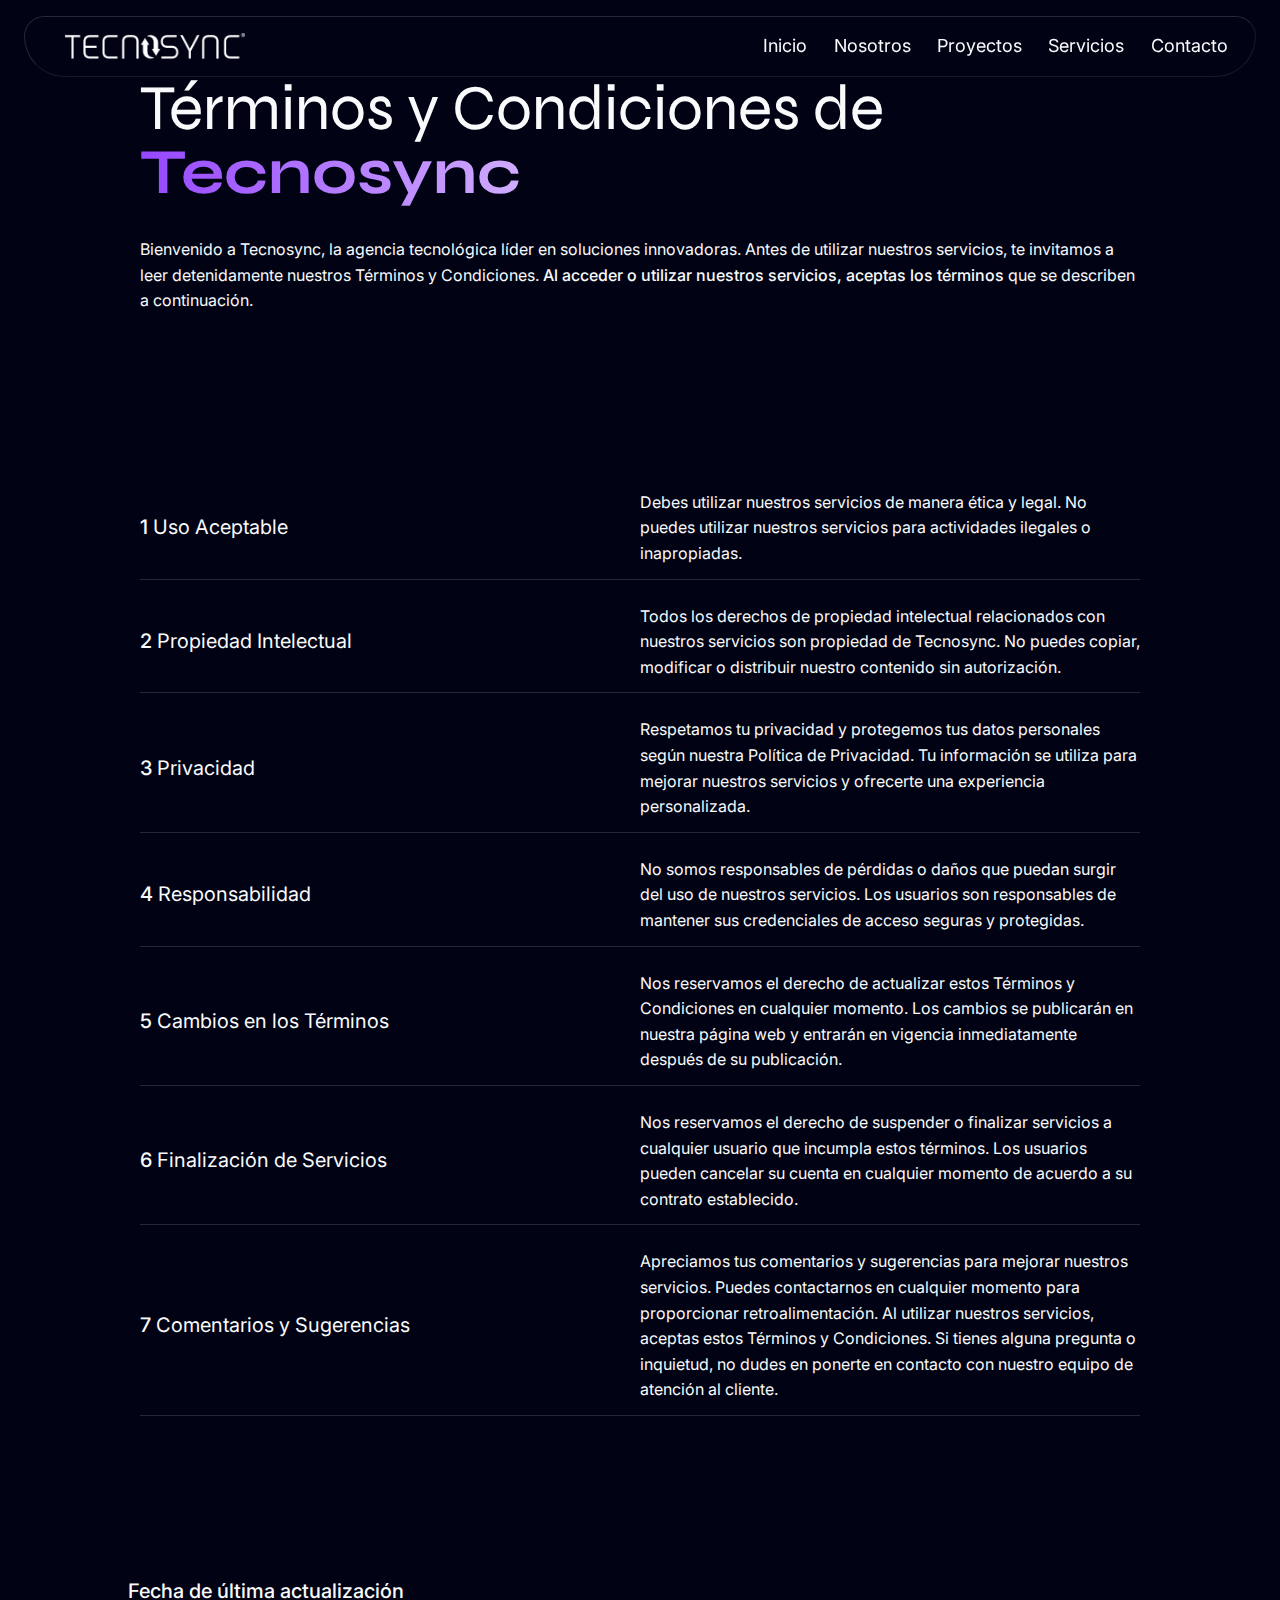
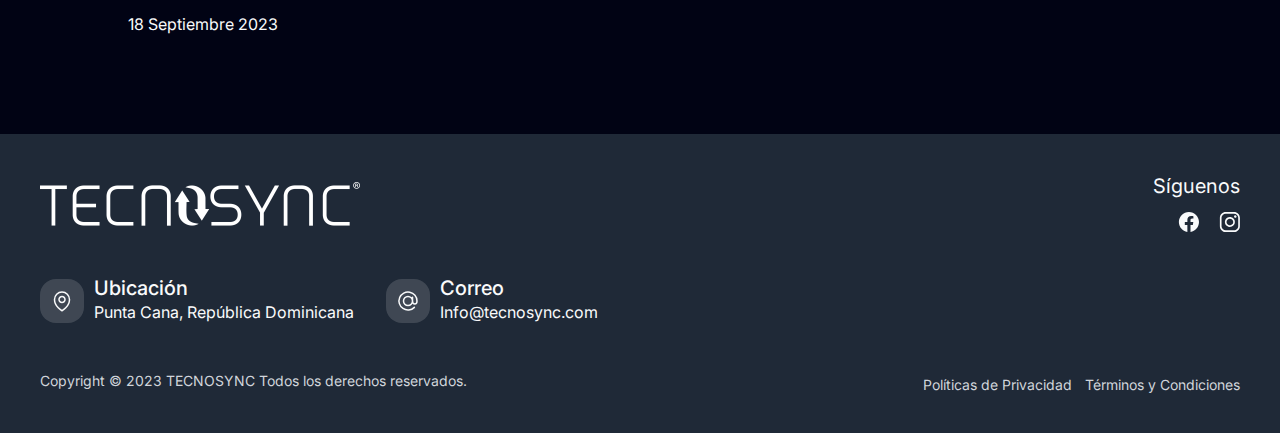
<file: terminos-y-condiciones.html>
<!DOCTYPE html>
<html lang="en">
  <head>
    <meta charset="UTF-8" />
    <meta http-equiv="X-UA-Compatible" content="IE=edge" />
    <meta name="viewport" content="width=device-width, initial-scale=1.0" />

    <!-- styles -->
    <link rel="stylesheet" href="./styles/normalize.css" />
    <link rel="stylesheet" href="./styles/miniReset.css" />
    <link rel="stylesheet" href="./styles/globals.css" />
    <link rel="stylesheet" href="./styles/navbar.css" />
    <link rel="stylesheet" href="./styles/terminos_privacidad.css" />
    <link rel="stylesheet" href="./styles/footer.css" />

    <!-- fonts -->
    <link rel="preconnect" href="https://fonts.googleapis.com" />
    <link rel="preconnect" href="https://fonts.gstatic.com" crossorigin />
    <link
      href="https://fonts.googleapis.com/css2?family=Inter:wght@400;500&family=Syne:wght@400;700&display=swap"
      rel="stylesheet" />

    <link rel="shortcut icon" href="./favicon.png" />
    <title>Nuestros términos</title>
  </head>
  <body class="layout">
    <section class="loader">
      <div class="pyramid-loader">
        <div class="wrapper">
          <span class="side side1"></span>
          <span class="side side2"></span>
          <span class="side side3"></span>
          <span class="side side4"></span>
          <span class="shadow"></span>
        </div>
      </div>

      <img
        src="./assets/images/logo.png"
        alt="logo Tecnosync"
        width="300"
        class="logo_loader" />
    </section>

    <header class="content_nav">
      <nav class="navbar">
        <a href="./index.html">
          <img
            class="logo_nav"
            src="./assets/images/logo.png"
            width="180"
            alt="Tecnosync logo" />
        </a>

        <div class="flex space_gap">
          <li class="container_element tablet_responsive_nav">
            <a class="menu_element" href="./contacto.html">Contacto</a>
          </li>

          <label class="container_mobile" for="open_nav">
            <input type="checkbox" class="check_mobile" id="open_nav" />
            <div class="checkmark">
              <span></span>
              <span></span>
              <span></span>
            </div>
          </label>
        </div>

        <ul class="items">
          <li class="container_element">
            <a class="menu_element" href="./index.html">Inicio</a>
          </li>
          <li class="container_element">
            <a class="menu_element" href="./nosotros.html">Nosotros</a>
          </li>
          <li class="container_element">
            <a class="menu_element" href="./proyectos.html">Proyectos</a>
          </li>
          <li class="container_element">
            <a class="menu_element" href="./servicios.html">Servicios</a>
          </li>
          <li class="container_element">
            <a class="menu_element" href="./contacto.html">Contacto</a>
          </li>
        </ul>
      </nav>
    </header>

    <main>
      <section class="container_section container_hero_terms">
        <h1 class="title">
          Términos y Condiciones de
          <span class="bold_syne">Tecnosync</span>
        </h1>
        <p>
          Bienvenido a Tecnosync, la agencia tecnológica líder en soluciones
          innovadoras. Antes de utilizar nuestros servicios, te invitamos a leer
          detenidamente nuestros Términos y Condiciones.
          <span class="bold_body_text"
            >Al acceder o utilizar nuestros servicios, aceptas los
            términos</span
          >
          que se describen a continuación.
        </p>
      </section>

      <section class="container_section container_terms_items">
        <article class="item_terms">
          <p>
            <span class="number_item_terms">1</span>
            Uso Aceptable
          </p>
          <p class="text">
            Debes utilizar nuestros servicios de manera ética y legal. No puedes
            utilizar nuestros servicios para actividades ilegales o
            inapropiadas.
          </p>
        </article>

        <article class="item_terms">
          <p>
            <span class="number_item_terms">2</span>
            Propiedad Intelectual
          </p>
          <p class="text">
            Todos los derechos de propiedad intelectual relacionados con
            nuestros servicios son propiedad de Tecnosync. No puedes copiar,
            modificar o distribuir nuestro contenido sin autorización.
          </p>
        </article>

        <article class="item_terms">
          <p>
            <span class="number_item_terms">3</span>
            Privacidad
          </p>
          <p class="text">
            Respetamos tu privacidad y protegemos tus datos personales según
            nuestra Política de Privacidad. Tu información se utiliza para
            mejorar nuestros servicios y ofrecerte una experiencia
            personalizada.
          </p>
        </article>

        <article class="item_terms">
          <p>
            <span class="number_item_terms">4</span>
            Responsabilidad
          </p>
          <p class="text">
            No somos responsables de pérdidas o daños que puedan surgir del uso
            de nuestros servicios. Los usuarios son responsables de mantener sus
            credenciales de acceso seguras y protegidas.
          </p>
        </article>

        <article class="item_terms">
          <p>
            <span class="number_item_terms">5</span>
            Cambios en los Términos
          </p>
          <p class="text">
            Nos reservamos el derecho de actualizar estos Términos y Condiciones
            en cualquier momento. Los cambios se publicarán en nuestra página
            web y entrarán en vigencia inmediatamente después de su publicación.
          </p>
        </article>

        <article class="item_terms">
          <p>
            <span class="number_item_terms">6</span>
            Finalización de Servicios
          </p>
          <p class="text">
            Nos reservamos el derecho de suspender o finalizar servicios a
            cualquier usuario que incumpla estos términos. Los usuarios pueden
            cancelar su cuenta en cualquier momento de acuerdo a su contrato
            establecido.
          </p>
        </article>

        <article class="item_terms">
          <p>
            <span class="number_item_terms">7</span>
            Comentarios y Sugerencias
          </p>
          <p class="text">
            Apreciamos tus comentarios y sugerencias para mejorar nuestros
            servicios. Puedes contactarnos en cualquier momento para
            proporcionar retroalimentación. Al utilizar nuestros servicios,
            aceptas estos Términos y Condiciones. Si tienes alguna pregunta o
            inquietud, no dudes en ponerte en contacto con nuestro equipo de
            atención al cliente.
          </p>
        </article>
      </section>

      <section class="container_section container_date">
        <h4 class="number_item_terms">Fecha de última actualización</h4>
        <p>18 Septiembre 2023</p>
      </section>
    </main>

    <footer>
      <section class="container_footer">
        <div class="logo_socials_container">
          <img
            src="./assets/images/logo_footer.png"
            alt="logo Tecnosync"
            width="310" />

          <div class="socials">
            <p>Síguenos</p>
            <div class="icons_footer">
              <a
                href="https://www.facebook.com/profile.php?id=61551389637626&mibextid=ZbWKwL"
                target="_blank">
                <img src="./assets/icons/facebook.svg" alt="facebook" />
              </a>
              <a href="https://www.instagram.com/tecno.sync/" target="_blank">
                <img src="./assets/icons/IG.svg" alt="instagram" />
              </a>
            </div>
          </div>
        </div>

        <div class="flex_footer_container_cards">
          <div class="card_footer_info">
            <div class="icon">
              <img src="./assets/icons/map_pin.svg" alt="Ubicación" />
            </div>
            <address class="text">
              <span class="title_card_footer">Ubicación</span>
              <p>Punta Cana, República Dominicana</p>
            </address>
          </div>

          <div class="card_footer_info">
            <div class="icon">
              <img src="./assets/icons/at-symbol.svg" alt="correo" />
            </div>
            <address class="text">
              <span class="title_card_footer">Correo</span>
              <p>Info@tecnosync.com</p>
            </address>
          </div>
        </div>

        <div class="terms_footer">
          <p>Copyright © 2023 TECNOSYNC Todos los derechos reservados.</p>
          <div class="links_terms_footer">
            <a href="./politicas-de-privacidad.html" target="_blank"
              >Políticas de Privacidad</a
            >
            <a href="./terminos-y-condiciones.html" target="_blank"
              >Términos y Condiciones</a
            >
          </div>
        </div>
      </section>
    </footer>

    <script src="./scripts/nav.js"></script>
    <script src="./scripts/load.js"></script>
  </body>
</html>
</file>
<file: styles/globals.css>
:root {
  font-family: 'Inter', Helvetica, sans-serif;
  box-sizing: border-box;
  scroll-behavior: smooth;

  --transparent-white: hsla(210, 20%, 98%, 0.15);
  --solid--transparent: #242a39;
  --blue--1000: #010314;
  --blue--900: hsla(215, 27.9%, 16.9%, 1);
  --blue--800: hsla(217, 19.1%, 26.7%, 1);
  --blue--700: hsla(215, 13.8%, 34.1%, 1);
  --blue--600: hsla(220, 8.9%, 46.1%, 1);
  --blue--500: hsla(218, 10.6%, 64.9%, 1);
  --blue--400: hsla(216, 12.2%, 83.9%, 1);
  --blue--300: hsla(220, 13%, 91%, 1);
  --blue--200: hsla(220, 14.3%, 95.9%, 1);
  --blue--100: hsla(210, 20%, 98%, 1);
  --purple--light: hsla(266, 100%, 63.9%, 1);
  --purple--light-200: hsla(266, 100%, 83.7%, 1);
  --purple--light-highlight: rgb(111, 0, 255);
  --hero--gradient: radial-gradient(
    75% 80% at 50% 100%,
    #ac6cff 0%,
    #9747ff 25%,
    #9747ff2e 70%,
    var(--blue--1000) 85%
  );
  --light--gradient: linear-gradient(
    90deg,
    var(--purple--light) 0%,
    var(--purple--light-200) 100%
  );
  --light--tranparent--gradient: linear-gradient(
    90deg,
    var(--purple--light) 0%,
    hsla(266, 100%, 63.9%, 0.1) 100%
  );
  --card--gradient--stroke: linear-gradient(
    -19deg,
    rgba(31, 41, 55, 1) 3%,
    rgb(208 172 255 / 39%) 100%
  );
  --section--gradient: radial-gradient(
    circle farthest-side at 50% 50%,
    rgba(151, 71, 255, 0.19) 0,
    rgba(151, 71, 255, 0) 40%
  );

  --radius: 16px;
  --radius-medium: 50px;
  --radius-big: 100px;
  --max--width: 1800px;
}

.light_transparent {
  background: rgb(208, 172, 255);
  background: -moz-linear-gradient(
    90deg,
    rgba(208, 172, 255, 0.3) 0%,
    rgba(151, 71, 255, 1) 100%
  );
  background: -webkit-linear-gradient(
    90deg,
    rgba(208, 172, 255, 0.3) 0%,
    rgba(151, 71, 255, 1) 100%
  );
  background: linear-gradient(
    90deg,
    rgba(208, 172, 255, 0.3) 0%,
    rgba(151, 71, 255, 1) 100%
  );
  filter: progid:DXImageTransform.Microsoft.gradient(startColorstr="#d0acff",endColorstr="#9747ff",GradientType=1);
}

.card_gradient {
  background: rgba(208, 172, 255, 0.4);
  background: -moz-radial-gradient(
    circle,
    rgba(208, 172, 255, 0.2) 0%,
    rgba(31, 41, 55, 1) 100%
  );
  background: -webkit-radial-gradient(
    circle,
    rgba(208, 172, 255, 0.2) 0%,
    rgba(31, 41, 55, 1) 100%
  );
  background: radial-gradient(
    circle,
    rgba(208, 172, 255, 0.2) 0%,
    rgba(31, 41, 55, 1) 100%
  );
  filter: progid:DXImageTransform.Microsoft.gradient(startColorstr="#d0acff",endColorstr="#1f2937",GradientType=1);
}

body {
  background-color: var(--blue--1000);
  color: var(--blue--100);
}
main {
  display: flex;
  flex-direction: column;
  gap: 1.5rem;
  padding-bottom: 3rem;
}
/**********************loader*********************/
body {
  overflow: hidden; /* Deshabilitar el desplazamiento del cuerpo de la página */
}

.loader {
  position: fixed;
  top: 0;
  left: 0;
  width: 100vw;
  height: 100vh;
  z-index: 1000;
  opacity: 1;
  display: flex;
  justify-content: center;
  align-items: center;
  flex-direction: column;
  transition: opacity 0.5s;
  background-color: var(--blue--1000);
  background-image: var(--hero--gradient);
}
.pyramid-loader {
  position: relative;
  width: 300px;
  height: 200px;
  display: block;
  transform-style: preserve-3d;
  transform: rotateX(-20deg);
}

.wrapper {
  position: relative;
  width: 100%;
  height: 100%;
  transform-style: preserve-3d;
  animation: spin 4s linear infinite;
}
@keyframes spin {
  100% {
    transform: rotateY(360deg);
  }
}

.pyramid-loader .wrapper .side {
  width: 70px;
  height: 70px;
  /* you can choose any gradient or color you want */
  background: radial-gradient(#000 10%, #f0f 70%, #000 120%);
  position: absolute;
  top: 0;
  left: 0;
  right: 0;
  bottom: 0;
  margin: auto;
  transform-origin: center top;
  clip-path: polygon(50% 0%, 0% 100%, 100% 100%);
}

.pyramid-loader .wrapper .side1 {
  transform: rotateZ(-30deg) rotateY(90deg);
  background: linear-gradient(45deg, var(--blue--100), var(--purple--light));
}

.pyramid-loader .wrapper .side2 {
  transform: rotateZ(30deg) rotateY(90deg);
  background: linear-gradient(
    45deg,
    var(--purple--light),
    var(--purple--light-200)
  );
}

.pyramid-loader .wrapper .side3 {
  transform: rotateX(30deg);
  background: linear-gradient(
    90deg,
    var(--purple--light-200),
    var(--purple--light-highlight)
  );
}

.pyramid-loader .wrapper .side4 {
  transform: rotateX(-30deg);
  background: linear-gradient(
    45deg,
    var(--purple--light-highlight),
    var(--purple--light-200)
  );
}

.pyramid-loader .wrapper .shadow {
  width: 60px;
  height: 60px;
  background: var(--purple--light);
  position: absolute;
  top: 0;
  left: 0;
  right: 0;
  bottom: 0;
  margin: auto;
  transform: rotateX(90deg) translateZ(-40px);
  filter: blur(12px);
}

.logo_loader {
  width: 200px;
}
.close_loader {
  animation-name: close_load;
  animation-duration: 0.5s;
}
@keyframes close_load {
  0% {
    opacity: 1;
  }
  100% {
    opacity: 0;
    transform: translateY(-1000px);
  }
}
/******************utils*************************/
.flex {
  display: flex;
  align-items: center;
  gap: 0.6rem;
  align-self: stretch;
}
.space_gap {
  gap: 1.3rem;
}
.space_gap_column {
  display: flex;
  flex-direction: column;
  gap: 1.3rem;
}
.flex_self_end {
  align-self: flex-end;
  justify-self: flex-end;
}
.relative_position {
  position: relative;
}
.container_set_mini {
  display: flex;
  flex-direction: column;
  gap: 0.3rem;
}
.container_set {
  display: flex;
  flex-direction: column;
  gap: 2rem;
}
.container_set_texts {
  display: flex;
  flex-direction: column;
  gap: 1rem;
}
.max_width_container {
  margin: 0 auto;
  max-width: 2000px;
}
.space_between_aux {
  justify-content: space-between;
}
.icon {
  display: flex;
  justify-content: center;
  align-items: center;
  width: fit-content;
  gap: 0.3rem;
  padding: 10px;
  border-radius: var(--radius);
  background: var(--transparent-white, rgba(249, 250, 251, 0.1));
}
.icon_linear {
  background-color: transparent;
  position: relative;
}
.icon_linear::after {
  content: '';
  position: absolute;
  top: 0px;
  width: 100%;
  height: 100%;
  border-radius: var(--radius);
  border: 1px solid transparent;
  background: var(
      --card--gradient--stroke,
      linear-gradient(
        -19deg,
        rgba(31, 41, 55, 1) 3%,
        rgb(208 172 255 / 39%) 100%
      )
    )
    border-box;
  mask: linear-gradient(#fff 0 0) padding-box, linear-gradient(#fff 0 0);
  -webkit-mask: linear-gradient(#fff 0 0) padding-box, linear-gradient(#fff 0 0);
  -webkit-mask-composite: destination-out;
  mask-composite: exclude;
}
/****************************************buttons**********************************************************************************************************************************/
button {
  border: none;
  background-color: transparent;
  cursor: pointer;
  display: flex;
  justify-content: center;
  align-items: center;
  gap: 0.8rem;
  -webkit-transition: all 0.3s ease-out;
  -moz-transition: all 0.3s ease-out;
  transition: all 0.3s ease-out;
  width: max-content;
  min-width: 2rem;
}
button.primary {
  padding: 0.625rem 1.25rem;
  gap: 0.75rem;
  border-radius: var(--radius);
  border: 2px solid #a46cee;
  background-image: linear-gradient(
    261deg,
    rgba(208, 172, 255, 0.3) 44.71%,
    #9747ff 93.29%
  );
  box-shadow: 0px 7px 25px 0px rgba(151, 71, 255, 0.3);
  color: var(--blue-300, #e5e7eb);
}
.primary:hover {
  box-shadow: 0px 2px 40px hsla(266, 100%, 63.9%, 0.6),
    -15px -2px 60px var(--transparent-white);
  border-color: var(--purple--light-200);
}
button.secondary {
  padding: 0.6rem 1.25rem;
  gap: 0.75rem;
  border-radius: var(--radius);
  background: var(--transparent-white);
  border: 1px solid hsla(210, 20%, 98%, 0.3);
  backdrop-filter: blur(3px);
  color: var(--blue-300, #e5e7eb);
}
.secondary:hover {
  box-shadow: 0px 0px 80px hsla(266, 100%, 63.9%, 0.5);
}
button.default {
  gap: 0.75rem;
  border-radius: var(--radius);
  padding: 1px;
  background: rgb(31, 41, 55);
  background: -moz-linear-gradient(
    36deg,
    rgba(31, 41, 55, 1) 3%,
    rgba(208, 172, 255, 0.7) 100%
  );
  background: -webkit-linear-gradient(
    36deg,
    rgba(31, 41, 55, 1) 3%,
    rgba(208, 172, 255, 0.7) 100%
  );
  background: linear-gradient(
    36deg,
    rgba(31, 41, 55, 1) 3%,
    rgba(208, 172, 255, 0.7) 100%
  );
  filter: progid:DXImageTransform.Microsoft.gradient(startColorstr="#1f2937",endColorstr="#d0acff",GradientType=1);
}
.default > span {
  width: 100%;
  background: #474165;
  border-radius: 14px;
  padding: 0.6rem 1.25rem;
  color: var(--purple--light-200);
  font-size: 1.25rem;
  font-weight: 500;
}
/****************************************layout**********************************************************************************************************************************/
.layout {
  display: flex;
  flex-direction: column;
  align-items: center;
}
.container {
  display: flex;
  padding: 5rem 4rem;
  justify-content: center;
  align-items: center;
  gap: 1.875rem;
  align-self: stretch;
  flex-direction: column;
}
.container_hero {
  display: flex;
  padding: 2rem;
  justify-content: center;
  align-items: center;
  gap: 1.875rem;
  align-self: stretch;
  flex-direction: column;
  background-image: var(--hero--gradient);
  position: relative;
  overflow: hidden;
  min-height: 400px;
}
.container_section {
  display: flex;
  flex-direction: column;
  justify-content: center;
  gap: 2rem;
  padding: 1rem;
}
.content_image_hero {
  display: flex;
  justify-content: center;
  align-items: center;
  flex-direction: column;
  gap: 1rem;
  padding-bottom: 4rem;
}
.gradient_section {
  background-image: var(--section--gradient);
}
.container_hero_text {
  max-width: 400px;
}
.text_hero_container {
  display: flex;
  flex-direction: column;
  justify-content: center;
  align-items: flex-start;
  gap: 0.9rem;
}
/****************************************cards**********************************************************************************************************************************/
.card_transparent_style {
  display: flex;
  flex-direction: column;
  padding: 1.25rem;
  justify-content: center;
  align-items: center;
  gap: 1.25rem;
  border-radius: var(--radius);
  background: linear-gradient(
        var(--solid--transparent),
        var(--solid--transparent)
      )
      padding-box,
    var(--card--gradient--stroke) border-box;
  border: 2px solid transparent;
  max-width: 600px;
}
.card_transparent_style h4,
.card_gradient_style h4 {
  font-size: 1.25rem;
  font-weight: 500;
}
.card_gradient_style {
  display: flex;
  flex-direction: column;
  padding: 1.25rem;
  justify-content: center;
  align-items: center;
  gap: 1.25rem;
  border-radius: var(--radius);
  background: linear-gradient(30deg, #211b43, hsla(266, 100%, 83.7%, 0.5))
      padding-box,
    var(--card--gradient--stroke) border-box;
  border: 2px solid transparent;
  height: fit-content;
}
/****************************************fonts**********************************************************************************************************************************/
.title {
  color: var(--blue-100, #f9fafb);
  font-family: 'Syne', Helvetica, sans-serif;
  font-size: 2.3rem;
  font-style: normal;
  font-weight: 400;
  line-height: 1;
}
.title span {
  background: var(
    --light--gradient,
    linear-gradient(261deg, #d0acff 44.71%, #9747ff 93.29%)
  );
  background-clip: text;
  -webkit-background-clip: text;
  -webkit-text-fill-color: transparent;
}
.bold_syne {
  font-family: 'Syne', Helvetica, sans-serif;
  font-weight: 700;
}
.subtitle {
  font-family: 'Syne', Helvetica, sans-serif;
  font-size: 2rem;
  font-style: normal;
  font-weight: 400;
  background: var(
    --light--gradient,
    linear-gradient(261deg, #d0acff 44.71%, #9747ff 93.29%)
  );
  background-clip: text;
  -webkit-background-clip: text;
  -webkit-text-fill-color: transparent;
}
.sub_h5 {
  color: var(--purple-light-200, #d0acff);
  font-family: 'Syne', Helvetica, sans-serif;
  font-size: 2rem;
  font-weight: 400;
}
.bold_sub {
  font-size: 1.25rem;
  font-style: normal;
  font-weight: 500;
}
/****************************************liner**********************************************************************************************************************************/
.liner {
  display: flex;
  padding: 1rem 1rem 1rem 2rem;
  justify-content: center;
  align-items: flex-start;
  gap: 0.6rem;
  align-self: stretch;
  font-size: 0.8rem;
  border-radius: 4rem 0rem 0rem 0rem;
  background: var(--blue--1000, #0c1323);
  position: absolute;
  right: 0px;
  bottom: -1px;
  min-height: 18.39px;
}
.liner p {
  position: relative;
  color: var(--blue--400, #f3f4f6);
}
.liner span {
  font-weight: 500;
  color: var(--blue--100, #f3f4f6);
}
.liner::before {
  content: '';
  position: absolute;
  width: 100%;
  height: 5px;
  bottom: -2px;
  left: 0px;
  background-color: var(--blue--1000);
}
.liner::after {
  content: '';
  position: absolute;
  background-color: transparent;
  width: 45px;
  margin-left: -35px;
  height: 63px;
  left: 0px;
  bottom: 0px;
  border-radius: 0px 0px 50px 0px;
  box-shadow: 1px 40px 0px 0px var(--blue--1000);
}
/******************scrollbar**********************/
/* Estilos para navegadores WebKit (Google Chrome, Safari) */
::-webkit-scrollbar {
  width: 12px;
  height: 16px;
}

::-webkit-scrollbar-track {
  background: var(--blue--800);
}
/* Barra */
::-webkit-scrollbar-thumb {
  background: var(--blue--200);
  border-radius: 6px;
}

/* Esquina de la barra de desplazamiento (superior izquierda) */
::-webkit-scrollbar-corner {
  background: transparent;
}

/* Botones de flecha (arriba y abajo) */
::-webkit-scrollbar-button {
  display: none;
}

/****************************************breakpoints**********************************************************************************************************************************/
/* xs */
@media (min-width: 320px) and (max-width: 950px) {
  :root {
    --hero--gradient: radial-gradient(
      130% 80% at 50% 100%,
      #ac6cff 0%,
      #9747ff 25%,
      #9747ff2e 70%,
      var(--blue--1000) 85%
    );
  }
  .title span {
    mix-blend-mode: plus-lighter;
  }
}
@media (min-width: 320px) {
  .title,
  .subtitle {
    font-size: 2.7rem;
  }
}
@media (min-width: 350px) {
  .container_section {
    padding: 2rem;
  }
  .sub_h5 {
    font-size: 2.5rem;
  }
}
@media (min-width: 560px) {
  .container_hero {
    padding: 4rem;
  }
  .title,
  .subtitle {
    font-size: 3rem;
  }
  .liner {
    max-width: max-content;
  }
  .container_section {
    padding: 2.5rem;
  }
}
/* sm */
@media (min-width: 640px) {
  .liner {
    padding: 1.25rem 2rem;
    font-size: 1rem;
  }
  .content_image_hero {
    padding-bottom: 1rem;
  }
}
/* md */
@media (min-width: 768px) {
  .container_hero {
    padding: 4rem 8rem;
    min-height: 380px;
    max-height: 400px;
  }
  .content_image_hero {
    flex-direction: row;
    gap: 2rem;
    padding: 0rem;
  }
  .container {
    flex-direction: row;
  }
  .container_section {
    flex-direction: row;
    gap: 2rem;
    padding: 2.5rem 4.3rem;
  }
}
/* lg */
@media (min-width: 1024px) {
  .title {
    font-size: 3.5rem;
  }
  .max_text {
    max-width: 440px;
    align-self: stretch;
  }
  .sub_h5 {
    font-size: 3rem;
  }
}
/* xl */
@media (min-width: 1280px) {
  .title {
    font-size: 4rem;
  }
  .subtitle {
    font-size: 3.5rem;
  }
  button {
    font-size: 1.25rem;
  }
}
/* 2xl	 */
@media (min-width: 1400px) {
  .container_section {
    max-width: var(--max--width);
  }
}
</file>
<file: styles/navbar.css>
.content_nav {
  width: -webkit-fill-available;
  width: -moz-available;
  padding: 0.6rem;
  display: flex;
  flex-direction: column;
  align-items: center;
  gap: 0.6rem;
  border-radius: 0 0 var(--radius) var(--radius);
  position: sticky;
  z-index: 100;
  top: 0px;
  left: 0px;
}
.navbar {
  width: -webkit-fill-available;
  width: -moz-available;
  max-width: var(--max--width);
  display: flex;
  justify-content: space-between;
  align-items: center;
  border-radius: var(--radius-big);
  border: 1px solid var(--transparent-white);
  background-color: var(--blue--1000);
  overflow: hidden;
  padding: 1.5rem;
}
.hidden {
  display: none;
}
.relative {
  position: relative;
}
.items {
  display: none;
  height: 0px;
  align-items: center;
  justify-content: center;
  flex-direction: column;
  width: 70%;
  height: 0px;
  position: absolute;
  top: 5rem;
  left: calc((70% / 2 + 2rem) * -1);
  margin-left: 50%;

  border-radius: 5rem;
  border: 1px solid var(--light-gradient, #d0acff);
  background: var(--blue--1000);

  padding: 1rem;
  gap: 20px;
  transition-property: all;
  transition-timing-function: cubic-bezier(0.4, 0, 0.2, 1);
  transition-duration: 400ms;
}
@supports (backdrop-filter: blur(15px)) {
  .items {
    backdrop-filter: blur(15px);
    background: rgb(42 6 88 / 60%);
  }
}

.container_element {
  display: flex;
  padding: 0.2rem;
  width: max-content;
}
.menu_element {
  color: var(--blue--100);
  position: relative;
  padding: 0.6rem 0rem;
}
.menu_element::before,
.menu_element::after {
  content: '';
  position: absolute;
  width: 0.25rem;
  height: 0.25rem;
  background-color: transparent;
  transition: all 0.3s ease-in-out;
  opacity: 0.5;
  z-index: -1;
}
.menu_element::before {
  top: 0px;
  left: 5%;
  right: 50%;
}
.menu_element::after {
  bottom: 3px;
  left: 0px;
}
.menu_element:hover::before {
  width: 100%;
  height: 150%;
  background-color: var(--purple--light);
  filter: blur(30px);
  border-radius: var(--radius-big);
}
.menu_element:hover::after {
  width: 50%;
  height: 150%;
  background-color: hsla(266, 100%, 63.9%, 1);
  filter: blur(40px);
  border-radius: var(--radius-big);
}
.logo_nav {
  display: flex;
  width: 150px;
  max-width: 190px;
  height: auto;
}
.mobile_responsive {
  display: flex;
}
.tablet_responsive_nav {
  display: none;
}
.current_path {
  color: var(--purple--light);
  font-size: 20px;
  font-weight: 500;
  font-family: 'Syne', Helvetica, sans-serif;
}
/*******************animation*********************/
.open_mobile_nav {
  display: flex;
  height: auto;
  transition: all 1s ease-in-out;
  animation-name: show;
  animation-duration: 0.5s;
}

.close_mobile_nav {
  animation-name: close;
  animation-duration: 0.5s;
}

@keyframes show {
  0% {
    opacity: 0%;
    transform: scale(0);
  }
  100% {
    opacity: 100%;
    transform: scale(1);
  }
}

@keyframes close {
  0% {
    opacity: 1;
    transform: scale(1);
  }
  100% {
    opacity: 0;
    transform: scale(0);
  }
}
/*******************open mobile menu*********************/
/* Hide the default checkbox */
.container_mobile .check_mobile {
  position: absolute;
  opacity: 0;
  cursor: pointer;
  height: 0;
  width: 0;
}

.check_mobile {
  display: none;
}

.container_mobile {
  display: block;
  position: relative;
  cursor: pointer;
  -webkit-user-select: none;
  -moz-user-select: none;
  -ms-user-select: none;
  user-select: none;
}

.checkmark {
  position: relative;
  top: 0;
  left: 0;
  height: 1.3rem;
  width: 1.3rem;
  display: flex;
  justify-content: center;
  align-items: center;
}

.checkmark span {
  width: 1.3rem;
  height: 1px;
  background-color: var(--blue--100);
  position: absolute;
  transition: all 0.3s ease-in-out;
  -webkit-transition: all 0.3s ease-in-out;
  -moz-transition: all 0.3s ease-in-out;
  -ms-transition: all 0.3s ease-in-out;
  -o-transition: all 0.3s ease-in-out;
}

.checkmark span:nth-child(1) {
  top: 20%;
}

.checkmark span:nth-child(2) {
  top: 50%;
}

.checkmark span:nth-child(3) {
  top: 80%;
}

.container_mobile .check_mobile:checked + .checkmark span:nth-child(1) {
  top: 50%;
  transform: translateY(-50%) rotate(45deg);
  -webkit-transform: translateY(-50%) rotate(45deg);
  -moz-transform: translateY(-50%) rotate(45deg);
  -ms-transform: translateY(-50%) rotate(45deg);
  -o-transform: translateY(-50%) rotate(45deg);
}

.container_mobile .check_mobile:checked + .checkmark span:nth-child(2) {
  top: 50%;
  transform: translateY(-50%) rotate(-45deg);
  -webkit-transform: translateY(-50%) rotate(-45deg);
  -moz-transform: translateY(-50%) rotate(-45deg);
  -ms-transform: translateY(-50%) rotate(-45deg);
  -o-transform: translateY(-50%) rotate(-45deg);
}

.container_mobile .check_mobile:checked + .checkmark span:nth-child(3) {
  transform: translateX(-50px);
  -webkit-transform: translateX(-50px);
  -moz-transform: translateX(-50px);
  -ms-transform: translateX(-50px);
  -o-transform: translateX(-50px);
  opacity: 0;
}
/*******************responsive breakpoints*********************/
/* xs */
@media (min-width: 330px) {
  .items {
    padding: 2rem;
    border-radius: var(--radius-big);
  }
}
@media (min-width: 400px) {
  .navbar {
    padding: 0rem 1.5rem;
  }
  .menu_element {
    padding: 1rem 0rem;
  }
  .tablet_responsive_nav {
    display: flex;
  }
  .content_nav {
    padding: 1rem 1.5rem;
    padding-bottom: 0rem;
  }
}
/* sm */
@media (min-width: 640px) {
  .navbar {
    border-radius: var(--radius);
  }
  .items {
    flex-direction: row;
  }
  .mobile_responsive {
    display: none;
  }
}
/* md */
@media (min-width: 800px) {
  .container_mobile {
    display: none;
  }
  .logo_nav {
    width: 180px;
    max-width: 190px;
    padding-left: 1rem;
  }
  .tablet_responsive_nav {
    display: none;
  }
  .navbar {
    border-radius: 3rem 3rem 6rem 6rem;
    border-right: 1px solid var(--Transparent-white, rgba(249, 250, 251, 0.1));
    border-bottom: 1px solid var(--Transparent-white, rgba(249, 250, 251, 0.1));
  }
  .items {
    display: flex;
    width: auto;
    height: fit-content;
    background-color: transparent;
    backdrop-filter: blur(0px);
    border-radius: 0px;
    border: none;
    padding: 0px 16px;
    gap: 20px;
    position: static;
    padding: 0rem;
    margin-left: 0rem;
  }
  .menu_element {
    font-size: 18px;
  }
  .current_path {
    font-size: 22px;
  }
}
/* lg */
@media (min-width: 1024px) {
  .socials {
    display: flex;
  }
}
</file>
<file: styles/inicio.css>
.hero_landing {
  display: flex;
  flex-direction: column;
  align-items: center;
  justify-content: center;
  align-self: stretch;
  background-image: var(--hero--gradient);
  position: relative;
  max-width: 1400px;
  min-height: 500px;
}
.button_background {
  position: absolute;
  top: 0px;
  left: 0px;
  width: 100%;
  height: 100%;
  background-color: black;
  border-radius: var(--radius);
  z-index: -1;
}
.home_card_style {
  flex-direction: column;
}
@media (min-height: 500px) and (max-height: 850px) {
  .hero_landing {
    height: calc(100vh - 90px - 50px);
  }
}
@media (min-height: 500px) and (max-height: 850px) and (min-width: 300px) and (max-width: 400px) {
  .hero_landing {
    height: calc(100vh - 90px - 3rem);
  }
}
@media (min-height: 900px) and (max-width: 500px) {
  .hero_landing {
    min-height: 750px;
  }
}
@media (min-height: 1000px) and (min-width: 700px) {
  .hero_landing {
    min-height: 500px;
  }
}
main {
  padding-bottom: 0rem;
}
.hero_laptop_home {
  max-width: 700px;
  min-width: 250px;
}
.text_hero {
  display: flex;
  flex-direction: column;
  justify-content: center;
  align-items: flex-start;
  gap: 0.625rem;
  align-self: stretch;
}
.landing_text {
  display: none;
  font-size: 1rem;
}
.content_landing {
  display: flex;
  flex-direction: column;
  justify-content: center;
  align-items: center;
  gap: 1rem;
  padding: 0rem 1.5rem;
  align-self: stretch;
}
.buttons_container {
  display: flex;
  flex-direction: column;
  align-items: flex-end;
  gap: 1rem;
  align-self: stretch;
}
.hidden_button_home {
  display: none;
}
/****************************************who**********************************************************************************************************************************/
.container_counter {
  display: flex;
  flex-direction: column;
  gap: 1.8rem;
  align-self: stretch;
  padding-top: 0.5rem;
}
.counter {
  display: flex;
  flex-direction: column;
  align-items: flex-start;
  gap: 0.8rem;
}
.counter p {
  line-height: 1.5rem;
}
.number {
  color: var(--blue-100, #f9fafb);
  font-size: 2rem;
  font-weight: 500;
  line-height: 2rem;
}
.watermark_home {
  width: 100%;
  max-width: 800px;
  max-height: 117px;
  position: absolute;
  top: 50px;
  left: 50%;
  margin-left: calc(100% / 2 * -1);
  opacity: 0.5;
  mix-blend-mode: overlay;
  z-index: -1;
}
.brackets_image_home {
  width: 100%;
  max-width: 350px;
  opacity: 0.3;
  position: absolute;
  top: 100px;
  right: 0px;
  z-index: -1;
}
.who_section {
  flex-direction: column-reverse;
}
/****************************************offer**********************************************************************************************************************************/
.container_offer {
  display: flex;
  padding: 2.5rem 1.875rem;
  flex-direction: column;
  justify-content: center;
  align-items: center;
  gap: 1.875rem;
  align-self: stretch;
}
.banner_offer {
  display: flex;
  padding: 3rem 1.8rem;
  flex-direction: column;
  justify-content: center;
  align-items: center;
  gap: 3.25rem;
  align-self: stretch;

  background: linear-gradient(var(--blue--1000), var(--blue--1000)) padding-box,
    var(--light--gradient) border-box;
  border: 2px solid transparent;
  border-radius: var(--radius);
  position: relative;
}
.banner_offer::after {
  content: '¡Por tiempo limitado!';
  position: absolute;
  right: 1.6rem;
  top: -20px;

  display: flex;
  padding: 0.6rem 1.25rem;
  justify-content: center;
  align-items: center;
  font-family: 'Syne', Helvetica, sans-serif;
  background: var(--blue--1000, #0c1323);
}
.banner_offer button {
  width: 100%;
}
/****************************************content**********************************************************************************************************************************/
.container_cards_services_home {
  display: grid;
  gap: 1.3rem;
  grid-template-columns: repeat(1, minmax(0, 1fr));
}
.services_aux {
  background-image: linear-gradient(
    150deg,
    var(--blue--1000) 50%,
    rgb(151 71 255 / 41%) 100%
  );
}
.more_card {
  width: calc(100% - 2.5rem - 4px);
  display: flex;
  flex-direction: column;
  padding: 1.25rem;
  justify-content: space-between;
  align-items: stretch;
  gap: 2rem;
  border-radius: var(--radius);
  position: relative;
}
.more_card::after {
  content: '';
  position: absolute;
  top: 0px;
  left: 0px;
  width: 100%;
  height: 100%;
  border-radius: var(--radius);
  border: 2px solid transparent;
  background: linear-gradient(
      30deg,
      var(--blue--900),
      var(--purple--light),
      var(--purple--light-200)
    )
    border-box;
  mask: linear-gradient(#fff 0 0) padding-box, linear-gradient(#fff 0 0);
  -webkit-mask: linear-gradient(#fff 0 0) padding-box, linear-gradient(#fff 0 0);
  -webkit-mask-composite: destination-out;
  mask-composite: exclude;
}
.more_card > span {
  color: var(--purple-light-200, #d0acff);
  font-size: 2rem;
}
.more_card > img {
  width: 50px;
}
.more_card > div {
  display: flex;
  justify-content: flex-end;
}
/****************************************breakpoints**********************************************************************************************************************************/
/* xs */
@media (min-width: 280px) {
}
/* sm */
@media (min-width: 300px) {
  .buttons_container {
    flex-direction: row;
    padding-bottom: 4rem;
  }
  /* .hero_landing {
    padding-top: 3rem;
  } */
}
@media (min-height: 500px) and (max-height: 800px) and (min-width: 400px) {
  .hero_landing {
    height: calc(100vh - 75px);
  }
}
@media (min-width: 400px) {
  .hero_landing {
    padding: 0px;
    justify-content: center;
  }
  .landing_text,
  .hidden_button_home {
    display: block;
  }
  .buttons_container {
    align-items: center;
    justify-content: flex-start;
  }
}
@media (min-width: 350px) and (max-width: 800px) {
  /* mobile hero  */
  .hero_landing {
    position: relative;
    justify-content: flex-start;
    background-image: radial-gradient(
      140% 107.13% at 50% 10%,
      #010314b0 37.41%,
      rgb(151 71 255) 69.27%,
      #fff 100%
    );
  }
  .hero_picture_container {
    position: absolute;
    top: 150px;
    z-index: -1;
  }
  .hero_laptop_home {
    width: 480px;
    height: auto;
  }
  .content_landing {
    padding-top: 5rem;
    /* padding-left: 4rem; */
    gap: 2rem;
  }
  .landing_text {
    display: block;
    max-width: 400px;
  }
  .hidden_button_home {
    display: block;
  }
}
@media (min-width: 350px) and (max-width: 450px) {
  /* mobile hero  */
  .hero_laptop_home {
    width: 430px;
  }
  .liner {
    max-width: 260px;
  }
  .liner::after {
    width: 44px;
    margin-left: -38px;
    height: 70px;
  }
}
@media (min-width: 450px) and (max-width: 800px) {
  /* mobile hero  */
  .hero_laptop_home {
    width: 500px;
    max-width: 500px;
    height: auto;
    max-height: 400px;
  }
}
@media (min-width: 670px) and (max-width: 750px) {
  /* mobile hero  */
  .content_landing {
    padding-left: 4rem;
  }
}
@media (min-width: 760px) and (max-width: 800px) {
  /* mobile hero  */
  .hero_picture_container {
    top: 60px;
  }
}
@media (min-width: 640px) {
  .buttons_container {
    padding-bottom: 6rem;
  }
  /* .hero_laptop_home {
    max-height: 280px;
  } */
  .who_section {
    align-items: flex-start;
  }
  .brackets_image_home {
    top: 0px;
  }
  .container_offer {
    background-image: radial-gradient(
      30% 40% at 0% 50%,
      hsl(266deg 100% 64% / 30%) 0,
      var(--blue--1000) 100%
    );
  }
  .banner_offer {
    padding: 3rem;
    border-radius: var(--radius-big);
  }
  .banner_offer > button {
    width: fit-content;
    box-shadow: 0px 0px 100px hsla(266, 100%, 63.9%, 0.6),
      0px 0px 150px var(--blue--1000);
  }
  .banner_offer::after {
    top: -23px;
    right: 5.6rem;
  }
}
/* md */
@media (min-width: 800px) {
  .hero_laptop_home {
    max-height: 300px;
  }
}
@media (min-width: 768px) {
  .hero_landing {
    flex-direction: row;
    padding: 0rem 4rem;
  }
  .content_landing {
    gap: 2.5rem;
  }
  .text_hero {
    width: 30rem;
    max-width: 31rem;
  }
  .buttons_container {
    padding: 0px;
  }
  .container_counter {
    flex-direction: row;
  }
  .counter {
    max-width: 200px;
  }
  .brackets_image_home {
    display: none;
  }
  .watermark_home {
    left: 25%;
    right: 25%;
    margin-left: 0px;
  }
  .container_offer {
    padding: 5rem;
  }
  .banner_offer::after {
    font-size: 2rem;
    top: -30px;
    right: 4rem;
  }
  .home_card_style {
    max-width: 50%;
  }
  .more_card {
    height: fit-content;
  }
}
@media (max-height: 600px) and (min-width: 768px) {
  .hero_landing {
    min-height: 600px;
  }
  .hero_laptop_home {
    max-height: auto;
  }
}
@media (min-height: 600px) and (max-height: 1000px) and (min-width: 768px) {
  .hero_landing {
    height: calc(100vh - 90px);
  }
}
/* lg */

@media (min-width: 1024px) {
  .hero_laptop_home {
    max-height: 450px;
  }
  .content_landing {
    padding: 0rem 1.8rem;
  }
  .container_offer {
    padding: 5rem 8rem;
  }
  .banner_offer {
    padding: 3rem 4rem;
  }
  .banner_offer::after {
    right: 6rem;
  }
}
@media (min-height: 600px) and (max-height: 1000px) and (min-width: 1024px) {
  .hero_landing {
    height: calc(100vh - 98px);
  }
}
@media (min-width: 650px) and (max-width: 1024px) {
  .services_aux {
    flex-direction: column;
  }
  .container_cards_services_home {
    grid-template-rows: repeat(2, minmax(0px, 1fr));
    grid-template-columns: repeat(2, minmax(200px, 1fr));
  }
  .more_card,
  .card_gradient_square {
    height: calc(100% - 2.5rem - 4px);
  }
}
@media (min-width: 1024px) and (max-width: 1100px) {
  .responsive_service_content_aux {
    flex-direction: row;
  }
  .services_aux {
    flex-direction: column;
  }
  .container_cards_services_home {
    grid-template-columns: repeat(3, minmax(0, 1fr));
  }
  .more_card {
    grid-column: span 3;
    flex-direction: row-reverse;
    height: fit-content;
  }
}
@media (max-width: 920px) {
  .services_aux {
    flex-direction: column;
  }
}
@media (min-width: 1280px) {
  /* desktop 2 rows 2 columns ---- service home */
  .container_cards_services_home {
    /* width: 50%; */
    grid-template-rows: repeat(2, minmax(0px, 1fr));
    grid-template-columns: repeat(2, minmax(200px, 1fr));
  }
  .more_card,
  .card_gradient_square {
    height: calc(100% - 2.5rem - 4px);
  }
}
@media (min-width: 1100px) {
  .container_cards_services_home {
    width: 50%;
  }
}
@media (min-width: 920px) {
  .card_gradient_square {
    width: calc(100% - 2.5rem - 4px);
  }
}

/* xl */
@media (min-width: 1280px) {
  .who_section {
    flex-direction: row;
  }
  .brackets_image_home {
    display: block;
    width: 100%;
    max-width: 480px;
    position: static;
    opacity: 1;
  }
  .container_offer {
    padding: 5rem 10rem;
  }
  .home_card_style {
    flex-direction: row;
  }
  .services_aux {
    align-items: center;
  }
  .container_cards_services_home {
    grid-template-rows: repeat(2, minmax(0px, 250px));
    grid-template-columns: repeat(2, minmax(200px, 1fr));
  }
}
/* 2xl	 */
@media (min-width: 1400px) {
  .hero_landing {
    border-radius: 20px;
  }
  .landing_text {
    font-size: 1.25rem;
  }
  .content_landing {
    gap: 3.25rem;
  }
  .banner_offer {
    max-width: 1000px;
  }
  .home_card_style {
    max-width: 600px;
  }
}
</file>
<file: styles/footer.css>
footer {
  background-color: var(--blue--900);
  display: flex;
  justify-content: center;
}
footer a {
  color: var(--blue--400);
}
.container_footer {
  display: flex;
  flex-direction: column;
  gap: 2rem;
  padding: 1.5rem;
  width: -webkit-fill-available;
  width: -moz-available;
}
.logo_socials_container {
  display: flex;
  flex-direction: column;
  justify-content: space-between;
  align-items: baseline;
  gap: 0.8rem;
}
.logo_socials_container img {
  width: 100%;
  height: auto;
  max-height: 46px;
  max-width: 320px;
}
.socials {
  display: flex;
  width: 100%;
  align-items: center;
  justify-content: flex-end;
  gap: 12px;
}
.icons_footer {
  display: flex;
  gap: 20px;
}
.title_card_footer {
  color: var(--blue-100, #f9fafb);
  font-size: 20px;
  font-weight: 500;
}
.card_footer_info {
  display: flex;
  padding: 10px 0px;
  align-items: center;
  gap: 10px;
}
.card_footer_info.text {
  display: flex;
  flex-direction: column;
  align-items: flex-start;
  gap: 6px;
}
.flex_footer_container_cards {
  display: flex;
  flex-direction: column;
  gap: 2rem;
}
.terms_footer {
  display: flex;
  flex-direction: column;
  justify-content: space-between;
  font-size: 14px;
  color: var(--blue--400);
  gap: 0.8rem;
}
.links_terms_footer {
  display: flex;
  flex-direction: column;
  align-items: end;
  gap: 0.8rem;
}
/******************breakpoints**********************/
/* xs */
@media (min-width: 350px) {
}
@media (min-width: 420px) {
  .container_footer {
    padding: 2.5rem;
  }
  .links_terms_footer {
    flex-direction: row;
  }
}
@media (min-width: 560px) {
  .logo_socials_container {
    flex-direction: row;
  }
}
@media (min-width: 600px) {
}
/* sm */
@media (min-width: 640px) {
  .logo_socials_container {
    align-items: center;
  }
  .flex_footer_container_cards {
    flex-direction: row;
  }
}
/* md */
@media (min-width: 768px) {
  .socials {
    flex-direction: column;
    justify-content: center;
    align-items: flex-end;
  }
  .socials p {
    font-size: 20px;
  }
}
/* lg */
@media (min-width: 1024px) {
  .terms_footer {
    flex-direction: row;
  }
}
/* xl */
@media (min-width: 1280px) {
  .container_footer {
    max-width: var(--max--width);
  }
}
/* 2xl	 */
@media (min-width: 1400px) {
}
</file>
<file: styles/contacto.css>
main {
  gap: 0rem;
}
.container_contact {
  display: flex;
  flex-direction: column;
  justify-content: center;
  gap: 1.25rem;
  align-self: stretch;
  width: -webkit-fill-available;
  width: -moz-available;
}
.inputs_container_contact {
  display: flex;
  flex-direction: column;
  gap: 1rem;
}
.column_inputs {
  display: flex;
  flex-direction: column;
  gap: 1rem;
  width: -webkit-fill-available;
  width: -moz-available;
}
.input_container {
  display: flex;
  width: 28.125rem;
  padding: 0.6rem;
  flex-direction: column;
  /* gap: 0.2rem; */
  border-radius: 0.875rem;
  border: 2px solid var(--transparent-white, rgba(249, 250, 251, 0.1));
  background: var(--transparent-white, rgba(249, 250, 251, 0.1));
  color: var(--blue-100, #f9fafb);
  font-family: 'Inter', Arial, Helvetica, sans-serif;
  font-size: 0.8rem;
  font-weight: 700;
  line-height: 1.25rem;
  width: -webkit-fill-available;
  width: -moz-available;
  cursor: pointer;
}
.input_container > input {
  height: 1.3rem;
  font-size: 1rem;
  color: var(--blue--100);
  width: -webkit-fill-available;
  width: -moz-available;
}
.input_container > input::placeholder {
  color: var(--blue-600, #6b7280);
  font-family: 'Inter', Arial, Helvetica, sans-serif;
  font-size: 1rem;
  font-style: normal;
}
.container_inputs_options {
  display: flex;
  gap: 0.6rem;
  flex-wrap: wrap;
}
.container_select {
  display: flex;
  padding: 0.8rem;
  flex-direction: column;
  align-items: center;
  gap: 0.6rem;
  align-self: stretch;
  border-radius: 0.875rem;
  border: 2px solid var(--transparent-white, rgba(249, 250, 251, 0.1));
}
.input_option {
  display: flex;
  padding: 0.5rem 0.8rem;
  justify-content: center;
  align-items: center;
  gap: 0.375rem;
  border-radius: 0.875rem;
  border: 2px solid var(--transparent-white, rgba(249, 250, 251, 0.1));
  background: var(--transparent-white, rgba(249, 250, 251, 0.1));
  cursor: pointer;
}
.check_input {
  height: 0px;
  height: 1.5rem;
  min-width: 1.5rem;
  display: inline-block;
  appearance: none;
  position: relative;
  border-radius: 50%;
  padding: 10px;
  border: 1px solid var(--transparent-white);
  cursor: pointer;
  overflow: hidden;
}
.check_input:checked {
  border: 1px solid var(--purple--light-200);
  background-color: var(--purple--light-200);
}
.check_input:checked::before {
  height: 28px;
  width: 28px;
  opacity: 1;
}
.check_input::before {
  content: url('../assets/icons/little-check.svg');
  display: block;
  height: 0px;
  width: 0px;
  background-color: transparent;
  opacity: 0.5;
  position: absolute;
  top: 0px;
  left: 50%;
  transition: all 0.3s ease 0s;
  margin-left: -8px;
  margin-top: 2px;
  mix-blend-mode: difference;
}
/************************************breakpoints**********************************************************************************************************/
/* sm */
@media (min-width: 640px) {
  .container_contact {
    padding: 1.5rem;
  }
}
@media (min-width: 768px) {
  .inputs_container_contact {
    display: flex;
    justify-content: center;
    align-items: flex-start;
    gap: 1.875rem;
    align-self: stretch;
    width: -webkit-fill-available;
    width: -moz-available;
  }
  .container_contact {
    padding: 2rem;
    border: 2px solid var(--blue--900);
    border-radius: var(--radius);
    border: 3px solid var(--blue--900, rgba(249, 250, 251, 0.1));
    background: radial-gradient(
      7037.92% 141.55% at 100.18% 0%,
      rgba(12, 19, 35, 0.1) 0%,
      #1f2937 100%
    );
    backdrop-filter: blur(20px);
    background: rgb(31, 41, 55);
    background: -moz-linear-gradient(
      30deg,
      var(--transparent-white) 0%,
      var(--blue--1000) 70%
    );
    background: -webkit-linear-gradient(
      30deg,
      var(--transparent-white) 0%,
      var(--blue--1000) 70%
    );
    background: linear-gradient(
      30deg,
      var(--transparent-white) 0%,
      var(--blue--1000) 70%
    );
    filter: progid:DXImageTransform.Microsoft.gradient(startColorstr="#1f2937",endColorstr="#010314",GradientType=1);
  }
}
/* lg */
@media (min-width: 900px) {
  .inputs_container_contact {
    flex-direction: row;
  }
}
@media (min-width: 1024px) {
  .container_contact {
    padding: 1.8rem 4rem;
  }
}
/* xl */
@media (min-width: 1280px) {
}
</file>
<file: styles/nosotros.css>
.container_us {
  display: flex;
  justify-content: center;
  align-items: center;
  flex-direction: column;
  padding: 2rem;
  min-height: 500px;
  gap: 1.5rem;
  position: relative;
  max-width: var(--max--width);
}
.reverse {
  flex-direction: column-reverse;
}
.watermark_us {
  width: 100%;
  max-width: 800px;
  max-height: 117px;

  position: absolute;
  left: 0px;
  top: 100px;
  opacity: 0.5;
  mix-blend-mode: overlay;
  z-index: -1;
}
.text_us {
  display: flex;
  flex-direction: column;
  justify-content: center;
  align-items: flex-start;
  gap: 0.8rem;
  max-width: 530px;
}
/******************breakpoints**********************/
/* xs */
@media (min-width: 500px) {
  .watermark_us {
    left: 20px;
  }
}
/* sm */
@media (min-width: 640px) {
  .container_us {
    padding: 2rem 5rem;
  }
}
/* md */
@media (min-width: 768px) {
}
/* lg */
@media (min-width: 900px) {
  .container_us {
    flex-direction: row;
    gap: 3rem;
  }
  .reverse {
    flex-direction: row;
  }
  .watermark_us {
    left: 100px;
  }
}
@media (min-width: 1024px) {
}
/* xl */
@media (min-width: 1280px) {
}
/* 2xl	 */
@media (min-width: 1400px) {
}
</file>
<file: styles/terminos_privacidad.css>
@media (max-height: 800px) {
  .container_hero_terms {
    height: calc(100vh - 5rem - 82px);
    align-items: center;
  }
}
.container_terms_items {
  flex-direction: column;
  gap: 0.75rem;
}
.container_date {
  flex-direction: column;
  justify-content: flex-start;
  gap: 0.6rem;
}
.item_terms {
  display: flex;
  flex-direction: column;
  padding: 0.75rem 0rem;
  align-items: flex-start;
  gap: 0.6rem;
  align-self: stretch;
  border-bottom: 1px solid var(--transparent-white, rgba(249, 250, 251, 0.1));
  width: -webkit-fill-available;
  width: -moz-available;
}
.item_terms p:first-child {
  font-size: 1.25rem;
}
.number_item_terms {
  font-size: 1.25rem;
  font-weight: 500;
}
.bold_body_text {
  font-weight: 500;
}
/******************breakpoints**********************/
/* xs */
@media (min-width: 280px) {
}
/* sm */
@media (min-width: 640px) {
}
/* md */
@media (min-width: 768px) {
  .container_hero_terms,
  .container_terms_items {
    flex-direction: column;
  }
}
@media (min-width: 890px) {
  .item_terms {
    flex-direction: row;
    justify-content: space-between;
    align-items: center;
  }
  .item_terms > .text {
    max-width: 500px;
  }
}
/* lg */
@media (min-width: 1024px) {
  .container_terms_items {
    padding: 8.75rem;
  }
  .container_hero_terms {
    padding: 0rem 8.75rem;
  }
  .container_date {
    padding: 0rem 8rem 3rem 8rem;
  }
}
/* xl */
@media (min-width: 1280px) {
}
/* 2xl	 */
@media (min-width: 1400px) {
}
</file>
<file: styles/proyectos.css>
.double_container {
  flex-direction: column;
}
.no_padding_projects {
  padding: 0rem;
}
.content_projects {
  justify-content: space-between;
}
.number_item {
  font-size: 1.25rem;
  font-weight: 500;
}
.item_info {
  display: flex;
  padding: 0.6rem 0rem;
  align-items: flex-start;
  gap: 0.6rem;
  align-self: stretch;
  border-bottom: 1px solid var(--transparent-white, rgba(249, 250, 251, 0.1));
  width: -webkit-fill-available;
  width: -moz-available;
}
.info_banner_projects {
  display: flex;
  padding: 1rem;
  flex-direction: column;
  justify-content: center;
  align-items: flex-start;
  gap: 0.75rem;
  border-radius: var(--radius);
  background: linear-gradient(
        var(--solid--transparent),
        var(--solid--transparent)
      )
      padding-box,
    var(--card--gradient--stroke) border-box;
  border: 1px solid transparent;
}
.grid_projects {
  display: grid;
  border: 1px solid var(--transparent-white);
  border-radius: var(--radius);
}
.grid_item {
  display: flex;
  padding: 1.25rem;
  flex-direction: column;
  align-items: flex-start;
  gap: 0.6rem;
}
.grid_item_big_text {
  display: none;
}
.grid_item_big_text > span {
  mix-blend-mode: plus-lighter;
}

@media (min-width: 758px) {
  .double_container {
    flex-direction: column;
  }
  .grid_projects {
    background-image: var(--hero--gradient);
    padding: 0.6rem;
  }
}
@media (min-width: 750px) and (max-width: 1024px) {
  .content_projects {
    flex-direction: column;
  }
  .container_lists_projects {
    display: grid;
    grid-template-columns: repeat(2, minmax(300px, 1fr));
    gap: 0.6rem;
  }
}
@media (min-width: 800px) {
  .item_info > p {
    font-size: 0.9rem;
  }
}
@media (min-width: 800px) and (max-width: 1024px) {
  .item_info {
    padding: 0.6rem;
    gap: 0.6rem;
    border: 1px solid var(--transparent-white, rgba(249, 250, 251, 0.1));
    border-radius: var(--radius);
  }
}
@media (min-width: 900px) {
  .grid_item_big_text {
    display: flex;
    justify-content: center;
    align-items: center;
    border-left: 1px solid var(--transparent-white);
    border-top: 1px solid var(--transparent-white);
    border-radius: var(--radius-big);
    color: var(--purple--light);
    font-size: 1.5rem;
    text-align: center;
    padding: 2rem;
  }
  .grid_projects {
    gap: 0.6rem;
    grid-template-columns: repeat(2, minmax(200px, 1fr));
    border-radius: var(--radius-big);
    padding: 1.5rem;
  }
  .grid_item {
    text-align: center;
    align-items: center;
  }
  .grid_item > p {
    font-size: 0.9rem;
    line-height: initial;
  }
  .item_info {
    flex-direction: row;
    padding-left: 1.25rem;
  }
  .item_info > .text {
    max-width: 500px;
  }
}
@media (min-width: 1024px) {
  .container_lists_projects {
    height: fit-content;
    width: 50%;
    border-left: 1px solid var(--transparent-white);
  }
  .info_banner_projects {
    padding: 1.875rem;
  }
  .max_text_projects {
    max-width: 530px;
  }
}
@media (min-width: 1280px) {
  .container_lists_projects_2_colum {
    display: grid;
    grid-template-columns: repeat(2, minmax(300px, 1fr));
    gap: 0.6rem;
  }
  .grid_projects {
    grid-template-columns: repeat(3, minmax(200px, 1fr));
  }
}
</file>
<file: styles/servicios.css>
.text_layout_horizontal {
  display: flex;
  width: 100%;
  flex-direction: column;
  gap: 1rem;
}
.banner_divider {
  display: flex;
  padding: 1.5rem;
  justify-content: center;
  align-items: center;
  gap: 1.875rem;
  align-self: stretch;
  background: var(
    --dark-gradient,
    linear-gradient(30deg, #1f2937 0%, rgba(12, 19, 35, 0.1) 90%)
  );
}
.banner_text_divider {
  color: var(--purple-light-200, #d0acff);
  font-family: Syne;
  font-size: 1.2rem;
  font-style: normal;
  font-weight: 400;
  line-height: normal;
}
.plans_container {
  display: flex;
  flex-direction: column;
  justify-content: center;
  align-items: flex-end;
  gap: 1.25rem;
}
.content_column_services {
  flex-direction: column;
}
.container_image_services {
  width: 100%;
  max-width: 200px;
  padding: 0rem 3rem;
  display: flex;
  align-self: center;
}
.image_services {
  padding: 0rem 3rem;
  display: flex;
  align-self: center;
}
.double_container {
  flex-direction: column;
}
.container_plans_cards {
  display: flex;
  flex-direction: column;
  justify-content: center;
  align-items: flex-start;
  gap: 1.375rem;
  align-self: stretch;
}
.plan_styles {
  display: flex;
  padding: 1.25rem;
  flex-direction: column;
  justify-content: center;
  align-items: flex-start;
  gap: 0.75rem;
  flex: 1 0 0;
  position: relative;
  width: -webkit-fill-available;
  width: -moz-available;
}
.plan_default::after {
  content: '';
  position: absolute;
  top: 0px;
  left: 0px;
  width: 100%;
  height: 100%;
  border-radius: var(--radius);
  border: 2px solid transparent;
  background: var(--card--gradient--stroke) border-box;
  mask: linear-gradient(#fff 0 0) padding-box, linear-gradient(#fff 0 0);
  -webkit-mask: linear-gradient(#fff 0 0) padding-box, linear-gradient(#fff 0 0);
  -webkit-mask-composite: destination-out;
  mask-composite: exclude;
}
.plan_plus::after {
  content: '';
  position: absolute;
  top: 0px;
  left: 0px;
  width: 100%;
  height: 100%;
  border-radius: var(--radius);
  border: 2px solid transparent;
  background: var(--light--gradient) border-box;
  mask: linear-gradient(#fff 0 0) padding-box, linear-gradient(#fff 0 0);
  -webkit-mask: linear-gradient(#fff 0 0) padding-box, linear-gradient(#fff 0 0);
  -webkit-mask-composite: destination-out;
  mask-composite: exclude;
}
.plan_pro {
  border-radius: var(--radius);
  background: linear-gradient(30deg, var(--blue--1000), hsl(266deg 57% 43%))
      padding-box,
    linear-gradient(
        30deg,
        var(--blue--900),
        var(--purple--light),
        var(--purple--light-200)
      )
      border-box;
  border: 2px solid transparent;
}
.header_plan {
  display: flex;
  padding-bottom: 0.75rem;
  align-items: flex-start;
  gap: 0.75rem;
  align-self: stretch;
  border-bottom: 1px solid var(--transparent-white, rgba(208, 172, 255, 0.2));
}
.title_header {
  color: var(--purple--light-200, #d0acff);
  font-size: 1.25rem;
  font-weight: 500;
}
.little_text_header {
  font-size: 0.9375rem;
}
.item_plan_card {
  display: flex;
  align-items: center;
  gap: 0.625rem;
  align-self: stretch;
}
.item_plan_card p {
  font-size: 14px;
}
.content_features {
  display: flex;
  gap: 0.3rem;
  flex-direction: column;
}
.all_incluided {
  display: flex;
  padding: 0.3rem;
  justify-content: center;
  align-items: center;
  gap: 0.625rem;
  border-radius: var(--radius);
  background: var(--transparent-white, rgba(249, 250, 251, 0.1));
}
.all_incluided > img {
  display: none;
}
.grid_services_4 {
  display: grid;
  gap: 1.3rem;
  grid-template-columns: repeat(1, minmax(0, 1fr));
}
.grid_item_services {
  display: flex;
  padding: 1.25rem;
  flex-direction: column;
  align-items: flex-start;
  gap: 0.625rem;
  align-self: stretch;
  border-radius: var(--radius);
  background: linear-gradient(var(--blue--1000), var(--blue--1000)) padding-box,
    var(--card--gradient--stroke) border-box;
  border: 2px solid transparent;
}
.container_arrow {
  display: none;
  padding: 1.25rem 1rem;
  justify-content: center;
  align-items: center;
  gap: 0.625rem;
  border-radius: var(--radius-medium);
  border: 1px solid var(--transparent-white);
  border-bottom: none;
}
.container_cards_web_service {
  display: grid;
  align-items: center;
  gap: 1.25rem;
  align-self: stretch;
}
.card_outline {
  display: flex;
  padding: 1.25rem;
  flex-direction: column;
  justify-content: center;
  align-items: center;
  gap: 1.25rem;
  border-radius: 2.5rem;
  position: relative;
  height: calc(100% - 2.5rem - 2px);
}
.header_card_outline {
  display: flex;
  flex-direction: column;
  align-items: center;
  gap: 0.7rem;
}
.card_outline > p {
  text-align: center;
  line-height: normal;
}
.card_outline::after {
  content: '';
  position: absolute;
  top: 0px;
  width: 100%;
  height: 100%;
  border-radius: 2.5rem;
  border: 2px solid transparent;
  background: var(--card--gradient--stroke) border-box;
  mask: linear-gradient(#fff 0 0) padding-box, linear-gradient(#fff 0 0);
  -webkit-mask: linear-gradient(#fff 0 0) padding-box, linear-gradient(#fff 0 0);
  -webkit-mask-composite: destination-out;
  mask-composite: exclude;
}
.resume_plan {
  display: flex;
  padding-top: 0.6rem;
  flex-direction: column;
  align-items: flex-start;
  gap: 0.3rem;
}
.title_resume {
  font-family: 'Inter', Arial, Helvetica, sans-serif;
  font-weight: 400;
  font-size: 1.25rem;
  background: var(
    --light--gradient,
    linear-gradient(261deg, #d0acff 44.71%, #9747ff 93.29%)
  );
  background-clip: text;
  -webkit-background-clip: text;
  -webkit-text-fill-color: transparent;
}
.container_flex_resume {
  display: flex;
  gap: 0.375rem;
  flex-wrap: wrap;
}
.container_back_ellipse {
  display: flex;
  padding: 0.3rem 0.5rem;
  justify-content: center;
  align-items: center;
  gap: 0.3rem;
  background-color: var(--transparent-white);
  color: var(--purple--light-200);
  border-radius: var(--radius);
}
.container_back_ellipse p {
  font-size: 0.875rem;
}
.container_back_ellipse span {
  font-size: 1.25rem;
}
.text_between {
  display: flex;
  justify-content: space-between;
  width: -webkit-fill-available;
  width: -moz-available;
}
.hosting_content_features {
  width: -webkit-fill-available;
  width: -moz-available;
  gap: 0rem;
  align-self: unset;
  width: -webkit-fill-available;
  width: -moz-available;
}
/****************************************breakpoints**********************************************************************************************************************************/
/* sm */
@media (min-width: 350px) {
  .container_image_services {
    max-width: 220px;
  }
  .plans_container {
    padding: 0.5rem;
  }
}
@media (min-width: 400px) {
  .plans_container {
    padding: 2rem;
    border-radius: var(--radius);
    background-color: var(--transparent-white);
  }
  .grid_item_services {
    flex-direction: row;
  }
  .all_incluided {
    padding: 0.625rem;
  }
}
@media (min-width: 768px) {
  .text_layout_horizontal {
    flex-direction: row;
    justify-content: space-between;
    align-items: center;
    gap: 2rem;
  }
  .banner_text_divider {
    font-size: 2rem;
  }
  .content_column_services {
    flex-direction: row;
    align-items: center;
  }
  .reverse_content {
    flex-direction: row-reverse;
  }
  .container_plans_cards {
    flex-direction: row;
  }
  .plans_container {
    padding: 3rem;
    border: 2px solid var(--blue--900);
    background: rgb(31, 41, 55);
    background: -moz-linear-gradient(
      30deg,
      var(--transparent-white) 0%,
      var(--blue--1000) 70%
    );
    background: -webkit-linear-gradient(
      30deg,
      var(--transparent-white) 0%,
      var(--blue--1000) 70%
    );
    background: linear-gradient(
      30deg,
      var(--transparent-white) 0%,
      var(--blue--1000) 70%
    );
    filter: progid:DXImageTransform.Microsoft.gradient(startColorstr="#1f2937",endColorstr="#010314",GradientType=1);
  }
  .no_background_container {
    padding: 0rem;
    border: none;
    background: transparent;
  }
  .all_incluided > img {
    display: block;
  }
  .banner_divider {
    padding: 2.5rem 4.375rem;
  }
  .container_arrow {
    display: flex;
  }
  .container_cards_web_service {
    grid-template-columns: repeat(2, 1fr);
  }
}
@media (min-width: 768px) and (max-width: 1110px) {
  /* tablet */
  .header_plan {
    flex-direction: column;
  }
  .item_plan_card {
    align-items: baseline;
  }
  .container_plans_cards {
    flex-wrap: wrap;
  }
  .plan_styles {
    min-width: 200px;
  }
  .plan_default {
    min-width: 200px;
    height: 100%;
  }
  .plan_pro {
    width: -webkit-fill-available;
    width: -moz-available;
  }
}
@media (max-width: 900px) {
  .content_features {
    width: -webkit-fill-available;
    width: -moz-available;
  }
  .all_incluided > p {
    text-align: center;
    font-size: 0.8rem;
  }
}
@media (min-width: 900px) and (max-width: 1100px) {
  /* tablet */
  .header_plan {
    flex-direction: row;
    border-bottom: none;
  }
  .item_plan_card {
    align-items: baseline;
  }
  .container_plans_cards {
    flex-wrap: wrap;
  }
  .plan_default {
    width: -webkit-fill-available;
    width: -moz-available;
    max-width: 700px;
  }
  .plan_pro {
    width: -webkit-fill-available;
    width: -moz-available;
  }
  /* .plan_pro > .content_features {
    display: grid;
    grid-template-columns: repeat(2, 1fr);
    gap: 0.6rem;
  }
  .plan_pro > .content_features > .item_plan_card {
    padding: 0.3rem;
    border-bottom: 1px solid var(--transparent-white);
  }
  .plan_pro > .header_plan {
    flex-direction: row;
    border-bottom: none;
  } */
}
@media (min-width: 950px) and (max-width: 1100px) {
  /* tablet */
  .container_plans_cards {
    flex-direction: column;
  }
  .plan_styles {
    flex-direction: row;
    justify-content: space-between;
    max-width: 900px;
  }
  .content_features {
    min-width: 300px;
  }
  .content_features p {
    max-width: 300px;
  }
  .hosting_content_features {
    width: auto;
  }
}
@media (min-width: 900px) {
  .grid_services_4 {
    grid-template-rows: repeat(2, minmax(0px, 1fr));
    grid-template-columns: repeat(2, minmax(300px, 1fr));
  }
  .card_outline > p {
    font-size: 0.9rem;
  }
}
@media (min-width: 980px) {
  .no_padding_service_phone {
    gap: 0rem;
  }
}
/* lg */
@media (min-width: 1110px) {
  .container_cards_web_service {
    grid-template-columns: repeat(4, 1fr);
  }
  .max_text_500 {
    max-width: 500px;
  }
  .content_column_services {
    gap: 4.3rem;
  }
  .item_plan_card p {
    font-size: 1rem;
  }
}
@media (min-width: 1280px) {
}
@media (min-width: 1400px) {
  .plans_container {
    padding: 4rem;
  }
}
</file>
<file: styles/miniReset.css>
*:focus {
  outline: solid 1px transparent;
}
h1,
h2,
h3,
h4,
h5,
p {
  margin: 0;
}
p {
  line-height: 1.3rem;
}
ul {
  margin: 0;
}
input {
  border: transparent;
  background-color: transparent;
}
a {
  width: fit-content;
  color: white;
}
textarea {
  resize: none;
  border: none;
  background-color: transparent;
}
img {
  user-select: none;
}
address {
  font-style: normal;
}
main,
footer {
  width: -webkit-fill-available;
  width: -moz-available;
  overflow-x: hidden;
}
@media (min-width: 1024px) {
  p {
    line-height: 1.6rem;
  }
}
@media (min-width: 1800px) {
  main {
    width: auto;
    overflow-x: hidden;
  }
}
</file>
